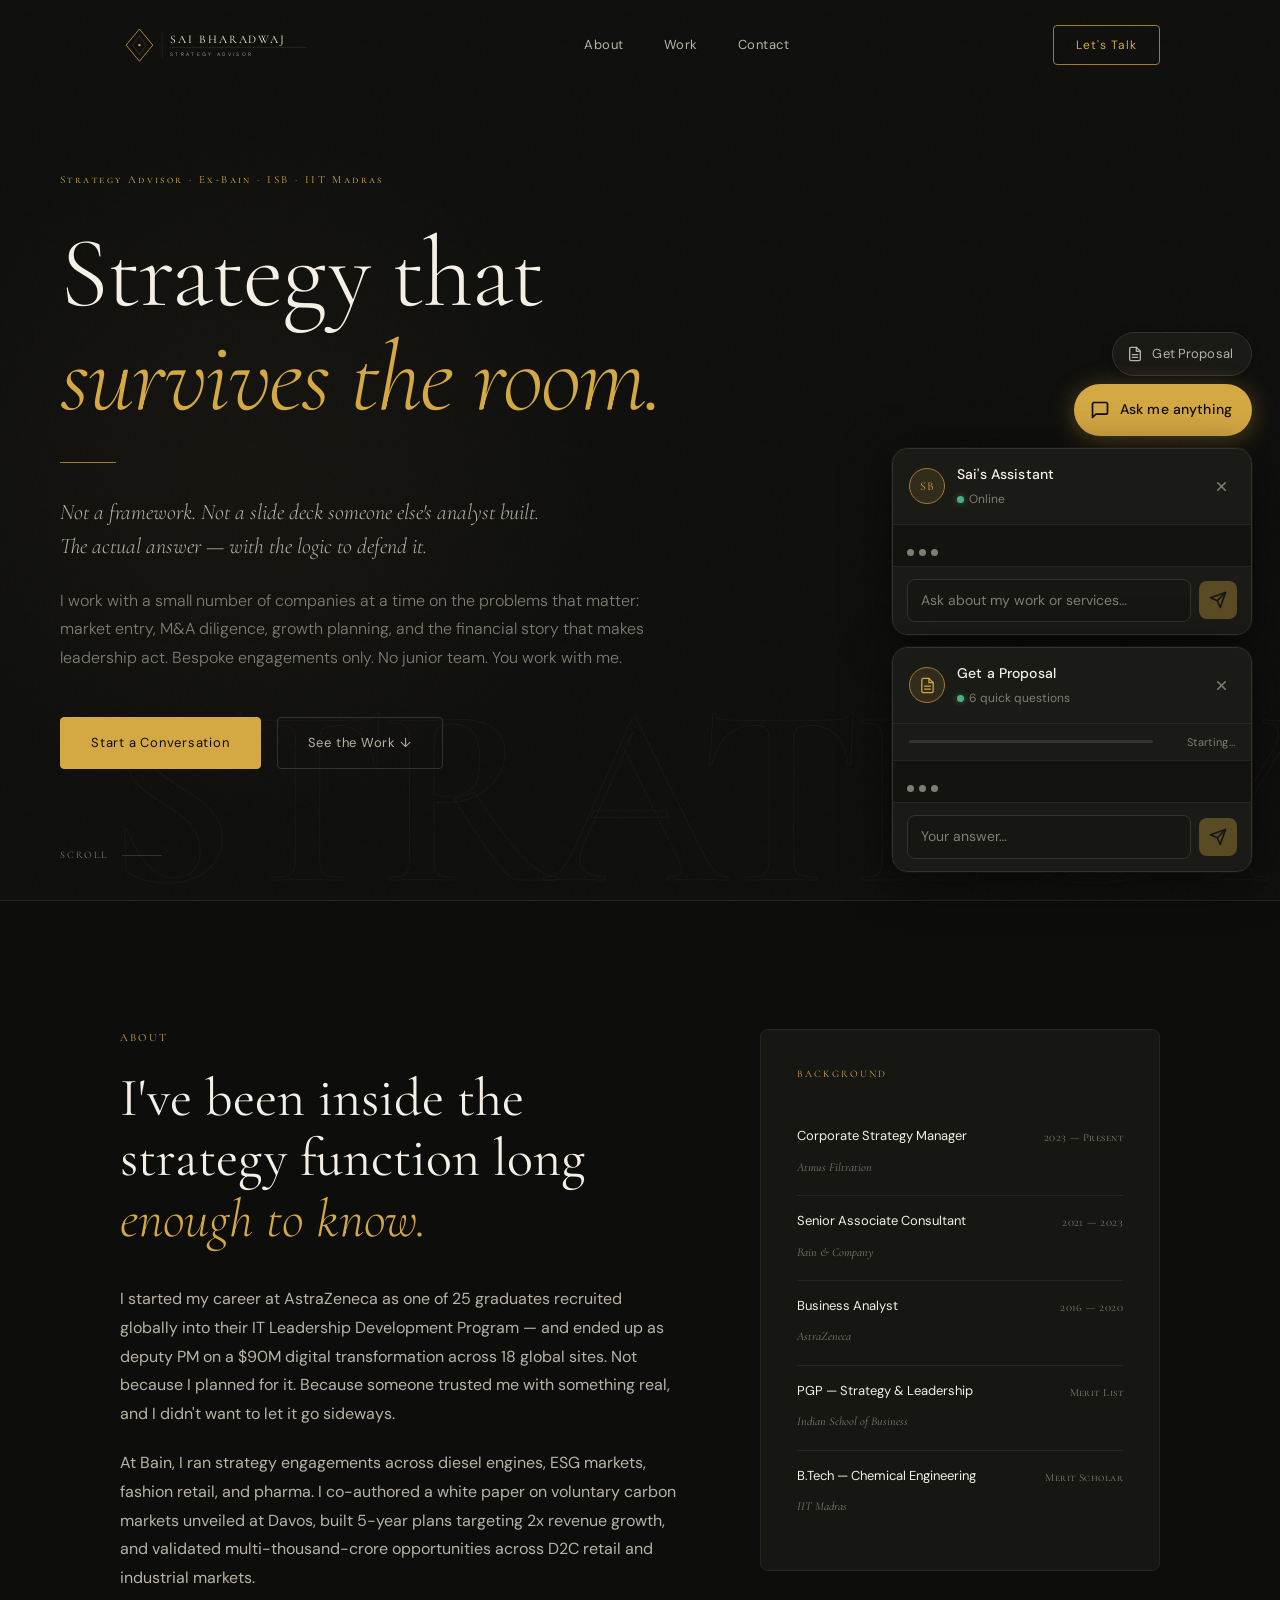
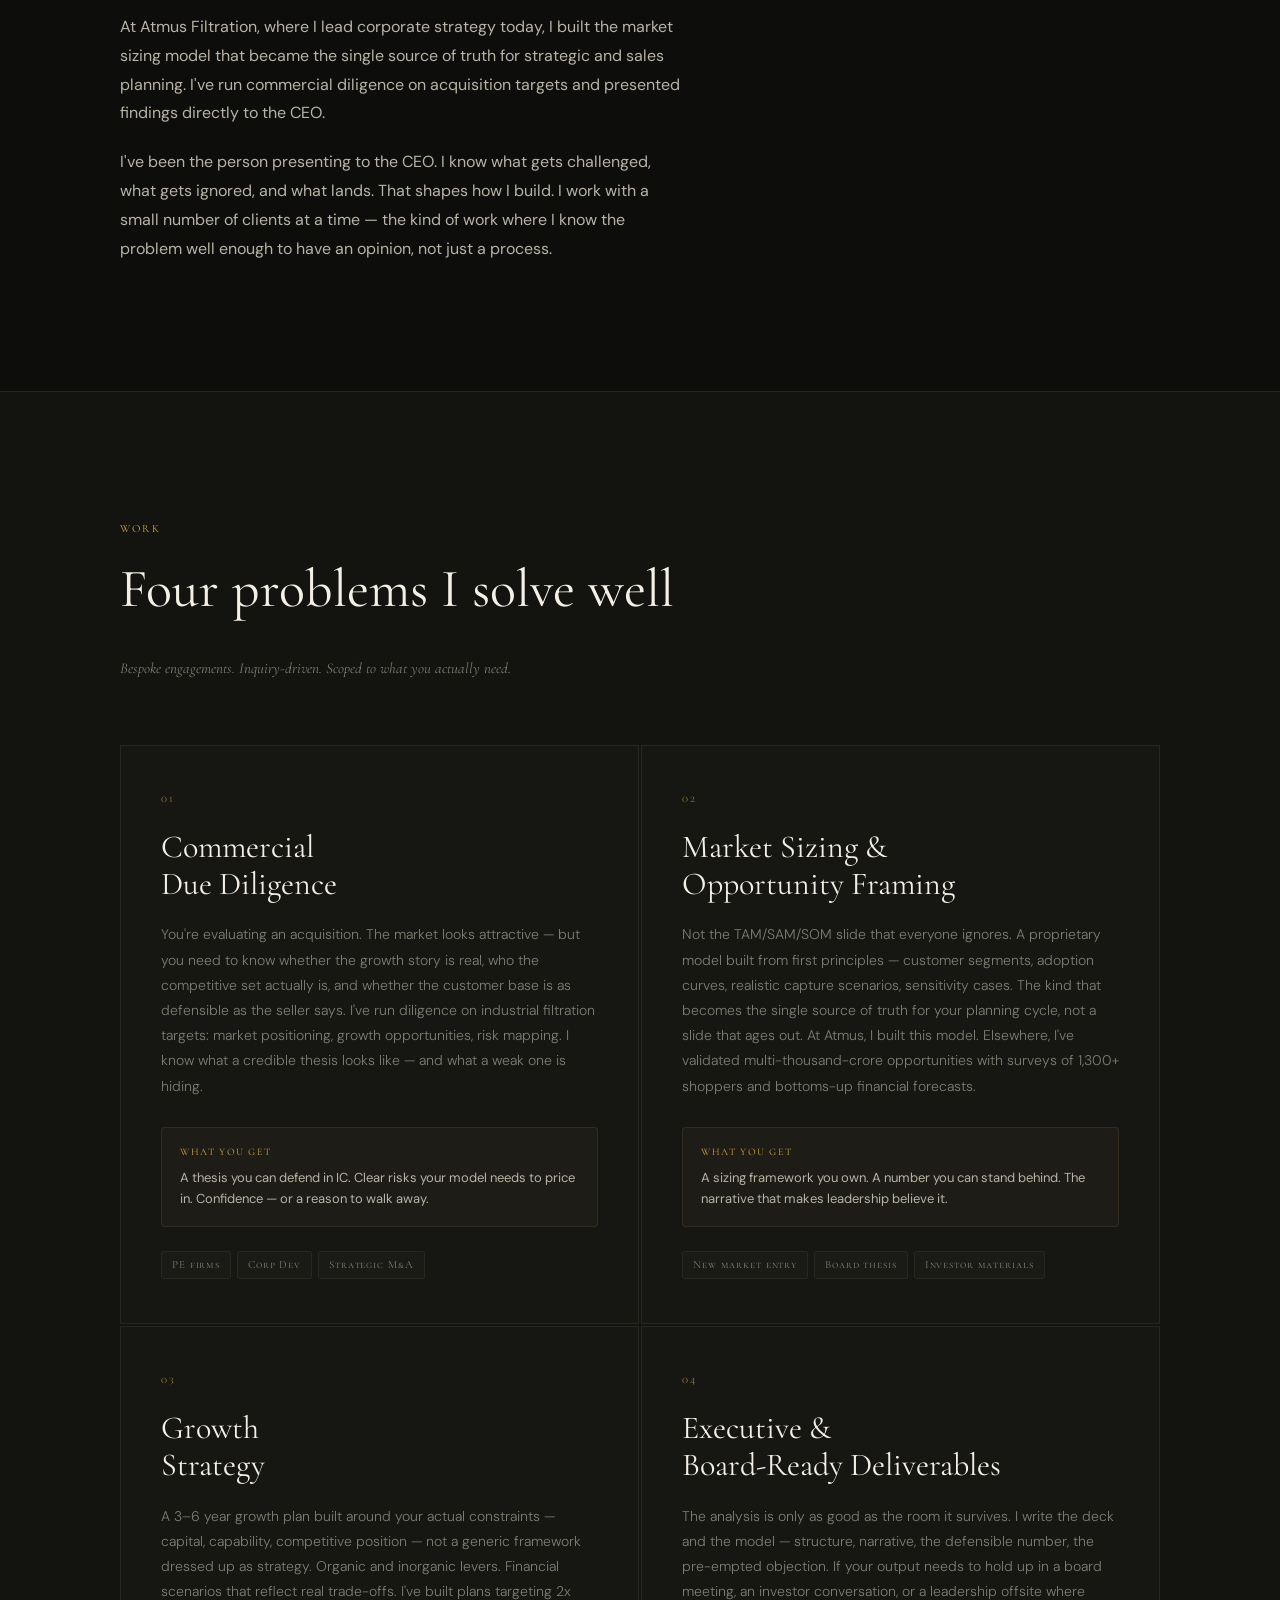
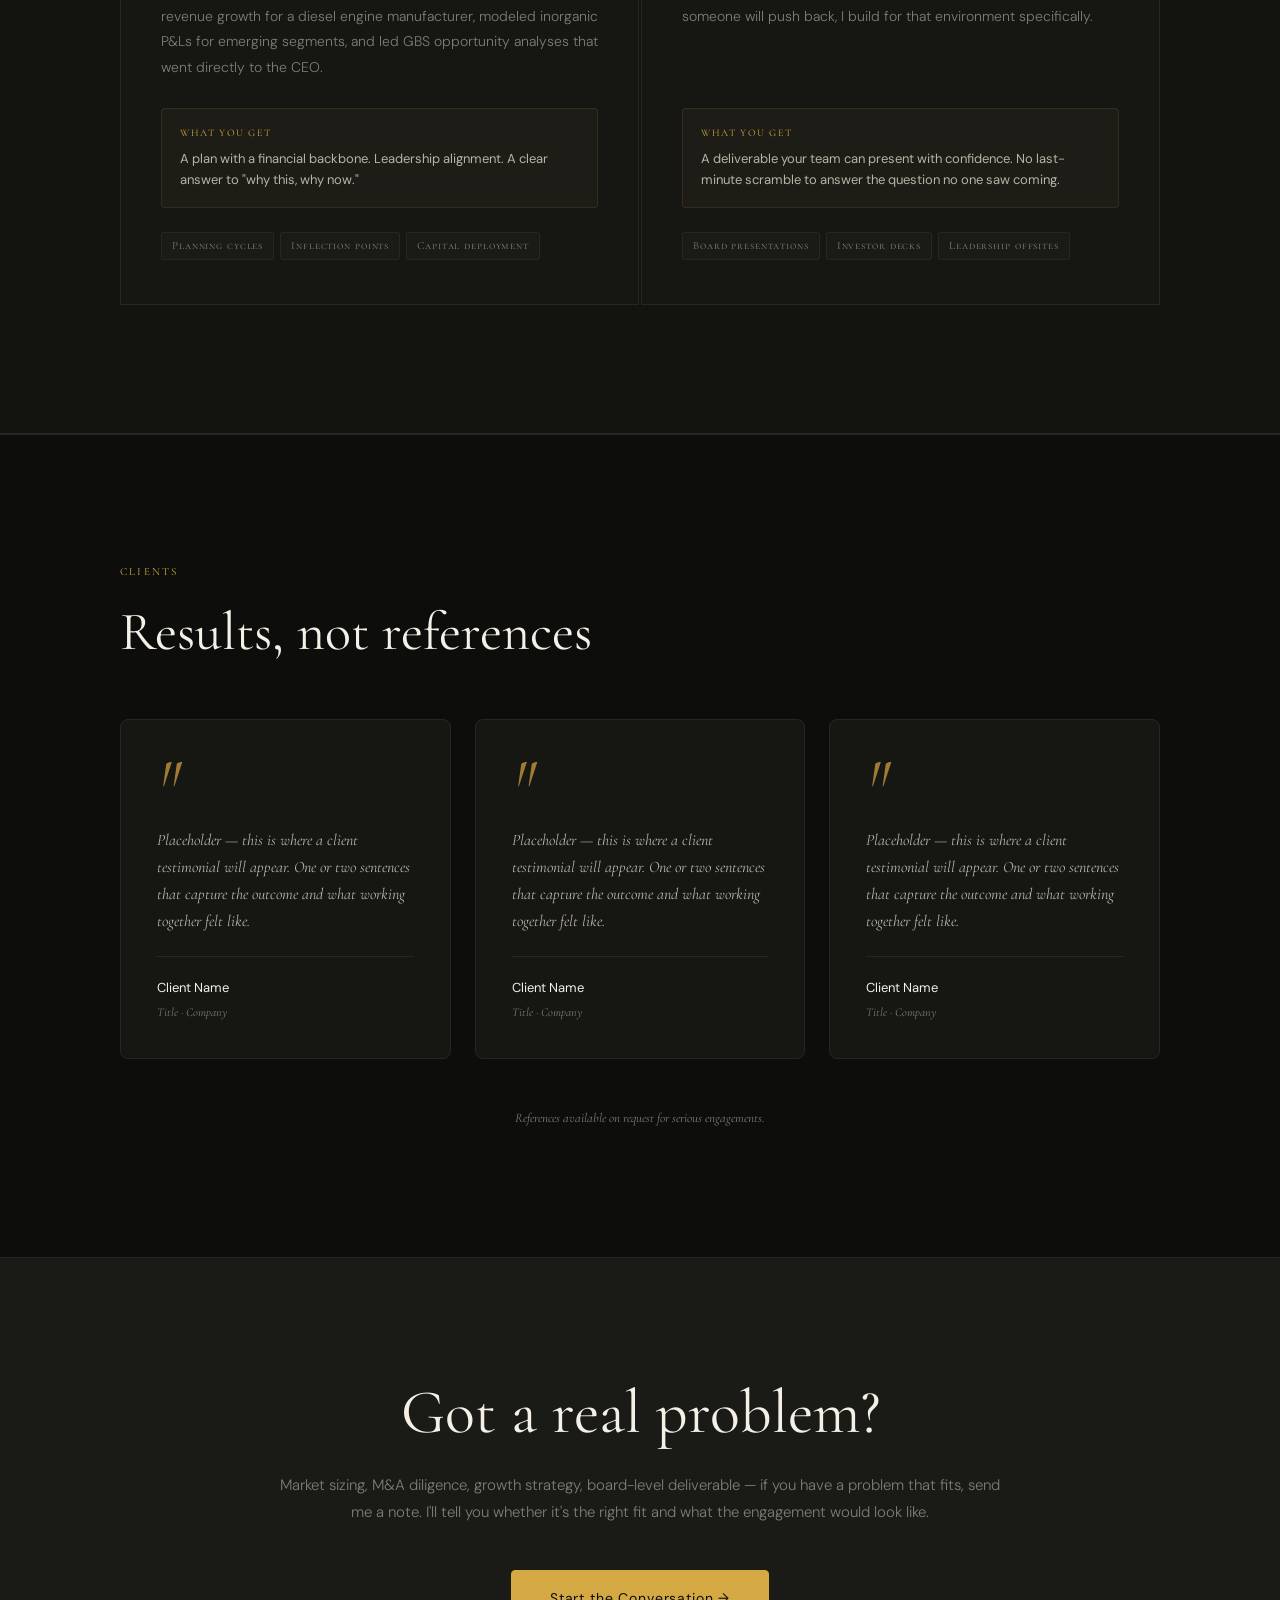
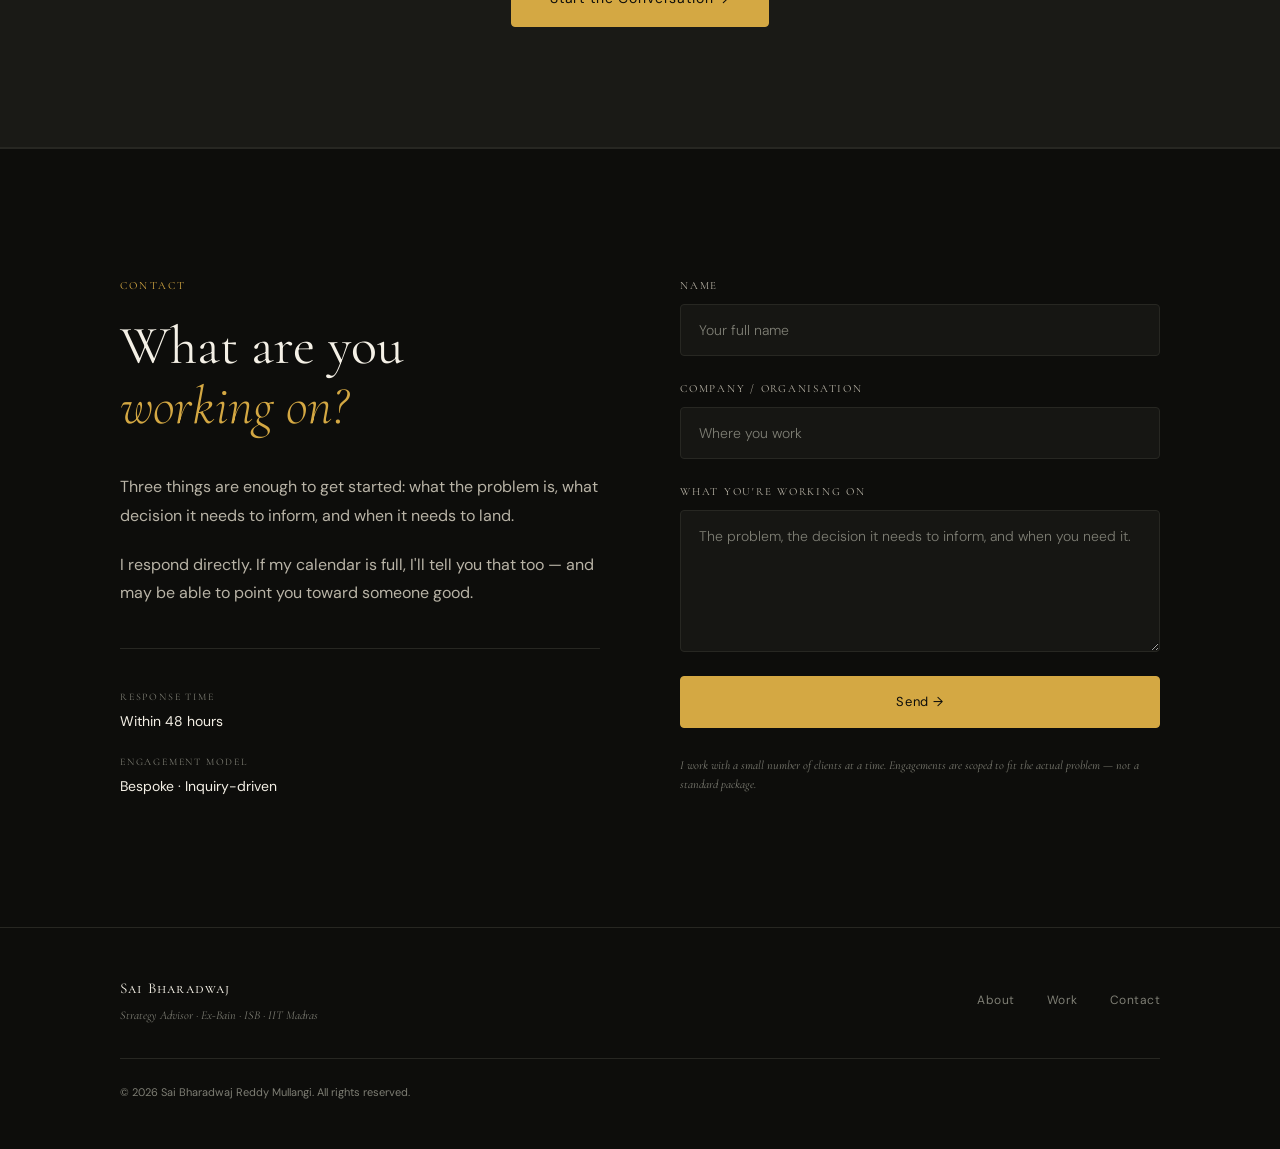
<file: index.html>
<!DOCTYPE html>
<html lang="en">
<head>
  <meta charset="UTF-8" />
  <meta name="viewport" content="width=device-width, initial-scale=1.0" />
  <title>Sai Bharadwaj — Strategy Advisor</title>
  <meta name="description" content="Bespoke strategy advisory: commercial due diligence, market sizing, growth strategy, and board-ready deliverables. Ex-Bain. ISB. IIT Madras." />
  <link rel="preconnect" href="https://fonts.googleapis.com" />
  <link rel="preconnect" href="https://fonts.gstatic.com" crossorigin />
  <link href="https://fonts.googleapis.com/css2?family=Cormorant+Garamond:ital,wght@0,300;0,400;0,500;0,600;1,300;1,400;1,500&family=Cormorant+SC:wght@300;400;500&family=DM+Sans:ital,opsz,wght@0,9..40,300;0,9..40,400;0,9..40,500;1,9..40,300;1,9..40,400&display=swap" rel="stylesheet" />
  <link rel="stylesheet" href="styles.css" />
</head>
<body>

  <!-- ─── NAVIGATION ───────────────────────────────────────────── -->
  <nav class="nav" id="nav">
    <div class="nav-inner">
      <a href="#" class="nav-logo" aria-label="Sai Bharadwaj — Strategy Advisor">
        <svg xmlns="http://www.w3.org/2000/svg" viewBox="0 0 360 76" fill="none" class="nav-logo-svg" aria-hidden="true">
          <!-- Outer diamond -->
          <polygon points="35,9 59,38 35,67 11,38" stroke="#d4a843" stroke-width="1.4" fill="none"/>
          <!-- Inner diamond -->
          <polygon points="35,21 47,38 35,55 23,38" stroke="#d4a843" stroke-width="0.7" fill="none" opacity="0.45"/>
          <!-- Center dot -->
          <circle cx="35" cy="38" r="2.2" fill="#d4a843"/>
          <!-- Separator -->
          <line x1="76" y1="15" x2="76" y2="61" stroke="#2e2e28" stroke-width="1"/>
          <!-- Name -->
          <text x="90" y="35" font-family="'Cormorant SC', Georgia, serif" font-size="21" font-weight="400" fill="#f4f0e6" letter-spacing="3.5">SAI BHARADWAJ</text>
          <!-- Gold rule -->
          <line x1="90" y1="42" x2="336" y2="42" stroke="#d4a843" stroke-width="0.5" opacity="0.5"/>
          <!-- Tagline -->
          <text x="90" y="57" font-family="'DM Sans', system-ui, sans-serif" font-size="9" font-weight="300" fill="#b8b3a6" letter-spacing="4.2">STRATEGY ADVISOR</text>
        </svg>
      </a>
      <div class="nav-links">
        <a href="#about" class="nav-link">About</a>
        <a href="#services" class="nav-link">Work</a>
        <a href="#contact" class="nav-link">Contact</a>
      </div>
      <a href="#contact" class="nav-cta">Let's Talk</a>
      <button class="hamburger" id="hamburger" aria-label="Toggle menu">
        <span></span><span></span><span></span>
      </button>
    </div>
  </nav>

  <div class="mobile-menu" id="mobileMenu">
    <a href="#about" class="mobile-link">About</a>
    <a href="#services" class="mobile-link">Work</a>
    <a href="#contact" class="mobile-link">Contact</a>
    <a href="#contact" class="mobile-link mobile-cta">Let's Talk →</a>
  </div>

  <!-- ─── HERO ─────────────────────────────────────────────────── -->
  <section class="hero" id="home">
    <div class="hero-grain"></div>
    <div class="hero-inner">
      <div class="hero-label">Strategy Advisor · Ex-Bain · ISB · IIT Madras</div>
      <h1 class="hero-headline">
        Strategy that<br />
        <em>survives the room.</em>
      </h1>
      <div class="hero-rule"></div>
      <p class="hero-sub">
        Not a framework. Not a slide deck someone else's analyst built.<br class="br-desk" />
        The actual answer — with the logic to defend it.
      </p>
      <p class="hero-body">
        I work with a small number of companies at a time on the problems that matter:
        market entry, M&A diligence, growth planning, and the financial story that makes
        leadership act. Bespoke engagements only. No junior team. You work with me.
      </p>
      <div class="hero-actions">
        <a href="#contact" class="btn btn-gold">Start a Conversation</a>
        <a href="#services" class="btn btn-ghost">See the Work ↓</a>
      </div>
    </div>
    <div class="hero-watermark" aria-hidden="true">STRATEGY</div>
    <div class="hero-scroll-indicator">
      <span>Scroll</span>
      <div class="scroll-line"></div>
    </div>
  </section>

  <!-- ─── ABOUT ─────────────────────────────────────────────────── -->
  <section class="about section" id="about">
    <div class="container">
      <div class="about-grid">

        <div class="about-left">
          <div class="section-label reveal">About</div>
          <h2 class="section-headline reveal">
            I've been inside the<br />strategy function long<br /><em>enough to know.</em>
          </h2>
          <p class="body-text reveal">
            I started my career at AstraZeneca as one of 25 graduates recruited globally into
            their IT Leadership Development Program — and ended up as deputy PM on a $90M
            digital transformation across 18 global sites. Not because I planned for it.
            Because someone trusted me with something real, and I didn't want to let it go sideways.
          </p>
          <p class="body-text reveal">
            At Bain, I ran strategy engagements across diesel engines, ESG markets, fashion retail,
            and pharma. I co-authored a white paper on voluntary carbon markets unveiled at Davos,
            built 5-year plans targeting 2x revenue growth, and validated multi-thousand-crore
            opportunities across D2C retail and industrial markets.
          </p>
          <p class="body-text reveal">
            At Atmus Filtration, where I lead corporate strategy today, I built the market sizing
            model that became the single source of truth for strategic and sales planning. I've run
            commercial diligence on acquisition targets and presented findings directly to the CEO.
          </p>
          <p class="body-text reveal">
            I've been the person presenting to the CEO. I know what gets challenged, what gets
            ignored, and what lands. That shapes how I build. I work with a small number of
            clients at a time — the kind of work where I know the problem well enough to
            have an opinion, not just a process.
          </p>
        </div>

        <div class="about-right">
          <div class="cred-card reveal">
            <div class="cred-header">Background</div>
            <div class="cred-item">
              <div class="cred-top">
                <span class="cred-role">Corporate Strategy Manager</span>
                <span class="cred-period">2023 — Present</span>
              </div>
              <span class="cred-org">Atmus Filtration</span>
            </div>
            <div class="cred-divider"></div>
            <div class="cred-item">
              <div class="cred-top">
                <span class="cred-role">Senior Associate Consultant</span>
                <span class="cred-period">2021 — 2023</span>
              </div>
              <span class="cred-org">Bain &amp; Company</span>
            </div>
            <div class="cred-divider"></div>
            <div class="cred-item">
              <div class="cred-top">
                <span class="cred-role">Business Analyst</span>
                <span class="cred-period">2016 — 2020</span>
              </div>
              <span class="cred-org">AstraZeneca</span>
            </div>
            <div class="cred-divider"></div>
            <div class="cred-item">
              <div class="cred-top">
                <span class="cred-role">PGP — Strategy &amp; Leadership</span>
                <span class="cred-period">Merit List</span>
              </div>
              <span class="cred-org">Indian School of Business</span>
            </div>
            <div class="cred-divider"></div>
            <div class="cred-item">
              <div class="cred-top">
                <span class="cred-role">B.Tech — Chemical Engineering</span>
                <span class="cred-period">Merit Scholar</span>
              </div>
              <span class="cred-org">IIT Madras</span>
            </div>
          </div>
        </div>

      </div>
    </div>
  </section>

  <!-- ─── SERVICES ─────────────────────────────────────────────── -->
  <section class="services section" id="services">
    <div class="container">
      <div class="services-header">
        <div class="section-label reveal">Work</div>
        <h2 class="section-headline reveal">Four problems I solve well</h2>
        <p class="services-intro reveal">
          Bespoke engagements. Inquiry-driven. Scoped to what you actually need.
        </p>
      </div>

      <div class="services-grid">

        <div class="service-card reveal">
          <div class="service-num">01</div>
          <h3 class="service-title">Commercial<br />Due Diligence</h3>
          <p class="service-desc">
            You're evaluating an acquisition. The market looks attractive — but you need to know
            whether the growth story is real, who the competitive set actually is, and whether the
            customer base is as defensible as the seller says. I've run diligence on industrial
            filtration targets: market positioning, growth opportunities, risk mapping. I know
            what a credible thesis looks like — and what a weak one is hiding.
          </p>
          <div class="service-get">
            <div class="service-get-label">What you get</div>
            <p>A thesis you can defend in IC. Clear risks your model needs to price in. Confidence — or a reason to walk away.</p>
          </div>
          <div class="service-tags">
            <span>PE firms</span>
            <span>Corp Dev</span>
            <span>Strategic M&amp;A</span>
          </div>
        </div>

        <div class="service-card reveal">
          <div class="service-num">02</div>
          <h3 class="service-title">Market Sizing &amp;<br />Opportunity Framing</h3>
          <p class="service-desc">
            Not the TAM/SAM/SOM slide that everyone ignores. A proprietary model built from
            first principles — customer segments, adoption curves, realistic capture scenarios,
            sensitivity cases. The kind that becomes the single source of truth for your
            planning cycle, not a slide that ages out. At Atmus, I built this model.
            Elsewhere, I've validated multi-thousand-crore opportunities with surveys of
            1,300+ shoppers and bottoms-up financial forecasts.
          </p>
          <div class="service-get">
            <div class="service-get-label">What you get</div>
            <p>A sizing framework you own. A number you can stand behind. The narrative that makes leadership believe it.</p>
          </div>
          <div class="service-tags">
            <span>New market entry</span>
            <span>Board thesis</span>
            <span>Investor materials</span>
          </div>
        </div>

        <div class="service-card reveal">
          <div class="service-num">03</div>
          <h3 class="service-title">Growth<br />Strategy</h3>
          <p class="service-desc">
            A 3–6 year growth plan built around your actual constraints — capital, capability,
            competitive position — not a generic framework dressed up as strategy. Organic and
            inorganic levers. Financial scenarios that reflect real trade-offs. I've built plans
            targeting 2x revenue growth for a diesel engine manufacturer, modeled inorganic
            P&Ls for emerging segments, and led GBS opportunity analyses that went directly
            to the CEO.
          </p>
          <div class="service-get">
            <div class="service-get-label">What you get</div>
            <p>A plan with a financial backbone. Leadership alignment. A clear answer to "why this, why now."</p>
          </div>
          <div class="service-tags">
            <span>Planning cycles</span>
            <span>Inflection points</span>
            <span>Capital deployment</span>
          </div>
        </div>

        <div class="service-card reveal">
          <div class="service-num">04</div>
          <h3 class="service-title">Executive &amp;<br />Board-Ready Deliverables</h3>
          <p class="service-desc">
            The analysis is only as good as the room it survives. I write the deck and the model
            — structure, narrative, the defensible number, the pre-empted objection. If your
            output needs to hold up in a board meeting, an investor conversation, or a leadership
            offsite where someone will push back, I build for that environment specifically.
          </p>
          <div class="service-get">
            <div class="service-get-label">What you get</div>
            <p>A deliverable your team can present with confidence. No last-minute scramble to answer the question no one saw coming.</p>
          </div>
          <div class="service-tags">
            <span>Board presentations</span>
            <span>Investor decks</span>
            <span>Leadership offsites</span>
          </div>
        </div>

      </div>
    </div>
  </section>

  <!-- ─── TESTIMONIALS ──────────────────────────────────────────── -->
  <section class="testimonials section" id="testimonials">
    <div class="container">
      <div class="section-label reveal">Clients</div>
      <h2 class="section-headline reveal">Results, not references</h2>
      <div class="testi-grid">

        <div class="testi-card reveal">
          <div class="testi-mark">"</div>
          <p class="testi-text">
            Placeholder — this is where a client testimonial will appear.
            One or two sentences that capture the outcome and what working together felt like.
          </p>
          <div class="testi-author">
            <div class="testi-name">Client Name</div>
            <div class="testi-role">Title · Company</div>
          </div>
        </div>

        <div class="testi-card reveal">
          <div class="testi-mark">"</div>
          <p class="testi-text">
            Placeholder — this is where a client testimonial will appear.
            One or two sentences that capture the outcome and what working together felt like.
          </p>
          <div class="testi-author">
            <div class="testi-name">Client Name</div>
            <div class="testi-role">Title · Company</div>
          </div>
        </div>

        <div class="testi-card reveal">
          <div class="testi-mark">"</div>
          <p class="testi-text">
            Placeholder — this is where a client testimonial will appear.
            One or two sentences that capture the outcome and what working together felt like.
          </p>
          <div class="testi-author">
            <div class="testi-name">Client Name</div>
            <div class="testi-role">Title · Company</div>
          </div>
        </div>

      </div>
      <p class="testi-note reveal">References available on request for serious engagements.</p>
    </div>
  </section>

  <!-- ─── CTA BAND ──────────────────────────────────────────────── -->
  <section class="cta-band">
    <div class="container">
      <div class="cta-inner reveal">
        <h2 class="cta-headline">
          Got a real problem?
        </h2>
        <p class="cta-sub">
          Market sizing, M&A diligence, growth strategy, board-level deliverable —
          if you have a problem that fits, send me a note. I'll tell you whether it's
          the right fit and what the engagement would look like.
        </p>
        <a href="#contact" class="btn btn-gold btn-large">Start the Conversation →</a>
      </div>
    </div>
  </section>

  <!-- ─── CONTACT ───────────────────────────────────────────────── -->
  <section class="contact section" id="contact">
    <div class="container">
      <div class="contact-grid">

        <div class="contact-left">
          <div class="section-label reveal">Contact</div>
          <h2 class="section-headline reveal">
            What are you<br /><em>working on?</em>
          </h2>
          <p class="body-text reveal">
            Three things are enough to get started: what the problem is, what decision
            it needs to inform, and when it needs to land.
          </p>
          <p class="body-text reveal">
            I respond directly. If my calendar is full, I'll tell you that too —
            and may be able to point you toward someone good.
          </p>
          <div class="contact-meta reveal">
            <div class="contact-meta-item">
              <div class="contact-meta-label">Response time</div>
              <div class="contact-meta-value">Within 48 hours</div>
            </div>
            <div class="contact-meta-item">
              <div class="contact-meta-label">Engagement model</div>
              <div class="contact-meta-value">Bespoke · Inquiry-driven</div>
            </div>
          </div>
        </div>

        <div class="contact-right reveal">
          <form class="contact-form" id="contactForm" novalidate>
            <div class="form-group">
              <label for="name">Name</label>
              <input type="text" id="name" name="name" placeholder="Your full name" required />
            </div>
            <div class="form-group">
              <label for="company">Company / Organisation</label>
              <input type="text" id="company" name="company" placeholder="Where you work" />
            </div>
            <div class="form-group">
              <label for="message">What you're working on</label>
              <textarea id="message" name="message" rows="5" placeholder="The problem, the decision it needs to inform, and when you need it." required></textarea>
            </div>
            <button type="submit" class="btn btn-gold btn-full">Send →</button>
            <p class="form-note">
              I work with a small number of clients at a time. Engagements are scoped to
              fit the actual problem — not a standard package.
            </p>
          </form>
          <div class="form-success" id="formSuccess">
            <div class="form-success-icon">✓</div>
            <div class="form-success-text">Message received. I'll be in touch within 48 hours.</div>
          </div>
        </div>

      </div>
    </div>
  </section>

  <!-- ─── FOOTER ────────────────────────────────────────────────── -->
  <footer class="footer">
    <div class="container">
      <div class="footer-inner">
        <div class="footer-left">
          <div class="footer-name">Sai Bharadwaj</div>
          <div class="footer-tagline">Strategy Advisor · Ex-Bain · ISB · IIT Madras</div>
        </div>
        <div class="footer-right">
          <a href="#about" class="footer-link">About</a>
          <a href="#services" class="footer-link">Work</a>
          <a href="#contact" class="footer-link">Contact</a>
        </div>
      </div>
      <div class="footer-copy">© 2026 Sai Bharadwaj Reddy Mullangi. All rights reserved.</div>
    </div>
  </footer>

  <!-- ─── SCRIPTS ───────────────────────────────────────────────── -->
  <script>
    // ── Nav scroll effect
    const nav = document.getElementById('nav');
    window.addEventListener('scroll', () => {
      nav.classList.toggle('nav-scrolled', window.scrollY > 60);
    });

    // ── Mobile menu
    const hamburger = document.getElementById('hamburger');
    const mobileMenu = document.getElementById('mobileMenu');
    hamburger.addEventListener('click', () => {
      hamburger.classList.toggle('open');
      mobileMenu.classList.toggle('open');
      document.body.classList.toggle('menu-open');
    });
    mobileMenu.querySelectorAll('.mobile-link').forEach(link => {
      link.addEventListener('click', () => {
        hamburger.classList.remove('open');
        mobileMenu.classList.remove('open');
        document.body.classList.remove('menu-open');
      });
    });

    // ── Scroll reveal
    const revealEls = document.querySelectorAll('.reveal');
    const revealObserver = new IntersectionObserver((entries) => {
      entries.forEach(entry => {
        if (entry.isIntersecting) {
          entry.target.classList.add('revealed');
          revealObserver.unobserve(entry.target);
        }
      });
    }, { threshold: 0.12, rootMargin: '0px 0px -40px 0px' });
    revealEls.forEach(el => revealObserver.observe(el));

    // ── Staggered service cards
    document.querySelectorAll('.service-card').forEach((card, i) => {
      card.style.transitionDelay = `${i * 0.08}s`;
    });

    // ── Smooth scroll for anchor links
    document.querySelectorAll('a[href^="#"]').forEach(a => {
      a.addEventListener('click', e => {
        const target = document.querySelector(a.getAttribute('href'));
        if (target) {
          e.preventDefault();
          target.scrollIntoView({ behavior: 'smooth', block: 'start' });
        }
      });
    });

    // ── Contact form (demo — replace with real backend)
    const form = document.getElementById('contactForm');
    const formSuccess = document.getElementById('formSuccess');
    form.addEventListener('submit', e => {
      e.preventDefault();
      const btn = form.querySelector('button[type="submit"]');
      btn.textContent = 'Sending...';
      btn.disabled = true;
      setTimeout(() => {
        form.style.display = 'none';
        formSuccess.style.display = 'flex';
      }, 900);
    });

    // ── Hero scroll indicator fade
    const heroScrollIndicator = document.querySelector('.hero-scroll-indicator');
    if (heroScrollIndicator) {
      window.addEventListener('scroll', () => {
        heroScrollIndicator.style.opacity = Math.max(0, 1 - window.scrollY / 200);
      });
    }
  </script>

  <!-- ─── WIDGETS ──────────────────────────────────────────────── -->
  <div id="widgets-container">

    <!-- Launcher stack (visible when no panel is open) -->
    <div id="widget-launchers">
      <!-- Secondary: Get Proposal -->
      <button id="proposal-launcher" aria-label="Get a proposal" aria-expanded="false">
        <span class="wl-icon">
          <svg width="16" height="16" viewBox="0 0 24 24" fill="none" stroke="currentColor" stroke-width="2" stroke-linecap="round" stroke-linejoin="round">
            <path d="M14 2H6a2 2 0 0 0-2 2v16a2 2 0 0 0 2 2h12a2 2 0 0 0 2-2V8z"/>
            <polyline points="14 2 14 8 20 8"/>
            <line x1="16" y1="13" x2="8" y2="13"/>
            <line x1="16" y1="17" x2="8" y2="17"/>
          </svg>
        </span>
        <span>Get Proposal</span>
      </button>

      <!-- Primary: Ask me anything -->
      <button id="chat-launcher" aria-label="Ask a question" aria-expanded="false">
        <span class="wl-icon">
          <svg width="20" height="20" viewBox="0 0 24 24" fill="none" stroke="currentColor" stroke-width="2" stroke-linecap="round" stroke-linejoin="round">
            <path d="M21 15a2 2 0 0 1-2 2H7l-4 4V5a2 2 0 0 1 2-2h14a2 2 0 0 1 2 2z"/>
          </svg>
        </span>
        <span>Ask me anything</span>
      </button>
    </div>

    <!-- Q&A Chat Panel -->
    <div id="chat-panel" role="dialog" aria-modal="true" aria-label="Chat with Sai's assistant" hidden>
      <div class="widget-header">
        <div class="widget-avatar" aria-hidden="true">SB</div>
        <div class="widget-header-info">
          <span class="widget-header-name">Sai's Assistant</span>
          <span class="widget-header-status">
            <span class="widget-status-dot"></span>Online
          </span>
        </div>
        <button class="widget-close-btn" id="chat-close" aria-label="Close chat">
          <svg width="15" height="15" viewBox="0 0 24 24" fill="none" stroke="currentColor" stroke-width="2.5" stroke-linecap="round">
            <line x1="18" y1="6" x2="6" y2="18"/><line x1="6" y1="6" x2="18" y2="18"/>
          </svg>
        </button>
      </div>

      <div id="chat-messages" role="log" aria-live="polite" aria-label="Chat messages"></div>

      <div id="chat-typing" class="widget-typing" hidden aria-label="Assistant is typing">
        <span></span><span></span><span></span>
      </div>

      <form id="chat-form" class="widget-input-row" autocomplete="off">
        <input id="chat-input" type="text" placeholder="Ask about my work or services…" maxlength="500" aria-label="Your message" autocomplete="off" />
        <button type="submit" id="chat-send" aria-label="Send message" disabled>
          <svg width="18" height="18" viewBox="0 0 24 24" fill="none" stroke="currentColor" stroke-width="2.2" stroke-linecap="round" stroke-linejoin="round">
            <line x1="22" y1="2" x2="11" y2="13"/><polygon points="22 2 15 22 11 13 2 9 22 2"/>
          </svg>
        </button>
      </form>
    </div>

    <!-- Proposal Panel -->
    <div id="proposal-panel" role="dialog" aria-modal="true" aria-label="Get a proposal" hidden>
      <div class="widget-header proposal-widget-header">
        <div class="widget-avatar proposal-avatar" aria-hidden="true">
          <svg width="17" height="17" viewBox="0 0 24 24" fill="none" stroke="currentColor" stroke-width="1.8" stroke-linecap="round" stroke-linejoin="round">
            <path d="M14 2H6a2 2 0 0 0-2 2v16a2 2 0 0 0 2 2h12a2 2 0 0 0 2-2V8z"/>
            <polyline points="14 2 14 8 20 8"/>
            <line x1="16" y1="13" x2="8" y2="13"/>
            <line x1="16" y1="17" x2="8" y2="17"/>
          </svg>
        </div>
        <div class="widget-header-info">
          <span class="widget-header-name">Get a Proposal</span>
          <span class="widget-header-status">
            <span class="widget-status-dot"></span>6 quick questions
          </span>
        </div>
        <button class="widget-close-btn" id="proposal-close" aria-label="Close proposal form">
          <svg width="15" height="15" viewBox="0 0 24 24" fill="none" stroke="currentColor" stroke-width="2.5" stroke-linecap="round">
            <line x1="18" y1="6" x2="6" y2="18"/><line x1="6" y1="6" x2="18" y2="18"/>
          </svg>
        </button>
      </div>

      <!-- Progress bar -->
      <div class="proposal-progress-wrap">
        <div class="proposal-progress-track">
          <div id="proposal-progress-fill" class="proposal-progress-fill" style="width:0%"></div>
        </div>
        <span id="proposal-progress-label" class="proposal-progress-label">Starting…</span>
      </div>

      <div id="proposal-messages" role="log" aria-live="polite" aria-label="Proposal conversation"></div>

      <div id="proposal-typing" class="widget-typing" hidden aria-label="Assistant is thinking">
        <span></span><span></span><span></span>
      </div>

      <form id="proposal-form" class="widget-input-row" autocomplete="off">
        <input id="proposal-input" type="text" placeholder="Your answer…" maxlength="500" aria-label="Your answer" autocomplete="off" />
        <button type="submit" id="proposal-send" aria-label="Send answer" disabled>
          <svg width="18" height="18" viewBox="0 0 24 24" fill="none" stroke="currentColor" stroke-width="2.2" stroke-linecap="round" stroke-linejoin="round">
            <line x1="22" y1="2" x2="11" y2="13"/><polygon points="22 2 15 22 11 13 2 9 22 2"/>
          </svg>
        </button>
      </form>
    </div>

  </div>

  <style>
    /* ── Container ── */
    #widgets-container {
      position: fixed;
      bottom: 28px;
      right: 28px;
      z-index: 9999;
      display: flex;
      flex-direction: column;
      align-items: flex-end;
      gap: 12px;
      font-family: var(--font-sans);
    }

    /* ── Launcher stack ── */
    #widget-launchers {
      display: flex;
      flex-direction: column;
      align-items: flex-end;
      gap: 8px;
    }

    .wl-icon {
      display: flex;
      align-items: center;
      justify-content: center;
      flex-shrink: 0;
    }

    /* ── Primary launcher — Ask me anything ── */
    #chat-launcher {
      display: flex;
      align-items: center;
      gap: 10px;
      padding: 0 20px 0 16px;
      height: 52px;
      background: var(--gold);
      color: var(--bg);
      border: none;
      border-radius: 999px;
      cursor: pointer;
      font-family: var(--font-sans);
      font-size: 14px;
      font-weight: 500;
      letter-spacing: 0.01em;
      box-shadow: 0 4px 24px rgba(212,168,67,0.35);
      transition: background 0.2s, box-shadow 0.2s, transform 0.15s;
    }
    #chat-launcher:hover {
      background: var(--gold-light);
      box-shadow: 0 6px 32px rgba(212,168,67,0.5);
      transform: translateY(-1px);
    }
    #chat-launcher:active { transform: translateY(0); }

    /* ── Secondary launcher — Get Proposal ── */
    #proposal-launcher {
      display: flex;
      align-items: center;
      gap: 9px;
      padding: 0 18px 0 14px;
      height: 44px;
      background: var(--bg-elevated);
      color: var(--text-secondary);
      border: 1px solid var(--border-mid);
      border-radius: 999px;
      cursor: pointer;
      font-family: var(--font-sans);
      font-size: 13px;
      font-weight: 400;
      letter-spacing: 0.01em;
      box-shadow: 0 2px 12px rgba(0,0,0,0.3);
      transition: background 0.2s, border-color 0.2s, color 0.2s, box-shadow 0.2s, transform 0.15s;
    }
    #proposal-launcher:hover {
      background: var(--bg-card);
      border-color: var(--gold-dim);
      color: var(--gold);
      box-shadow: 0 4px 20px rgba(212,168,67,0.18);
      transform: translateY(-1px);
    }
    #proposal-launcher:active { transform: translateY(0); }

    /* ── Shared panel styles ── */
    #chat-panel, #proposal-panel {
      width: 360px;
      max-height: 540px;
      background: var(--bg-surface);
      border: 1px solid var(--border-mid);
      border-radius: 16px;
      display: flex;
      flex-direction: column;
      overflow: hidden;
      box-shadow: 0 8px 48px rgba(0,0,0,0.6), 0 0 0 1px rgba(212,168,67,0.08);
      transform-origin: bottom right;
      animation: widget-open 0.22s cubic-bezier(0.34, 1.56, 0.64, 1);
    }
    @keyframes widget-open {
      from { opacity: 0; transform: scale(0.88) translateY(12px); }
      to   { opacity: 1; transform: scale(1) translateY(0); }
    }

    /* ── Header ── */
    .widget-header {
      display: flex;
      align-items: center;
      gap: 12px;
      padding: 14px 16px;
      border-bottom: 1px solid var(--border);
      background: var(--bg-elevated);
      flex-shrink: 0;
    }
    .widget-avatar {
      width: 36px;
      height: 36px;
      border-radius: 50%;
      background: var(--gold-subtle);
      border: 1px solid var(--gold-dim);
      color: var(--gold);
      font-family: var(--font-serif-sc);
      font-size: 12px;
      letter-spacing: 1px;
      display: flex;
      align-items: center;
      justify-content: center;
      flex-shrink: 0;
    }
    .proposal-avatar {
      font-family: var(--font-sans);
      font-size: 11px;
    }
    .widget-header-info {
      display: flex;
      flex-direction: column;
      gap: 2px;
      flex: 1;
    }
    .widget-header-name {
      font-size: 14px;
      font-weight: 500;
      color: var(--text-primary);
      letter-spacing: 0.01em;
    }
    .widget-header-status {
      display: flex;
      align-items: center;
      gap: 5px;
      font-size: 12px;
      color: var(--text-muted);
    }
    .widget-status-dot {
      width: 7px;
      height: 7px;
      border-radius: 50%;
      background: #4caf7d;
      box-shadow: 0 0 6px rgba(76,175,125,0.6);
      flex-shrink: 0;
    }
    .widget-close-btn {
      width: 28px;
      height: 28px;
      border-radius: 6px;
      background: transparent;
      border: none;
      cursor: pointer;
      color: var(--text-muted);
      display: flex;
      align-items: center;
      justify-content: center;
      flex-shrink: 0;
      transition: background 0.15s, color 0.15s;
      margin-left: auto;
    }
    .widget-close-btn:hover { background: var(--bg-card); color: var(--text-primary); }

    /* ── Proposal progress bar ── */
    .proposal-progress-wrap {
      display: flex;
      align-items: center;
      gap: 10px;
      padding: 9px 16px;
      border-bottom: 1px solid var(--border);
      background: var(--bg-elevated);
      flex-shrink: 0;
    }
    .proposal-progress-track {
      flex: 1;
      height: 3px;
      background: var(--border-mid);
      border-radius: 2px;
      overflow: hidden;
    }
    .proposal-progress-fill {
      height: 100%;
      background: var(--gold);
      border-radius: 2px;
      transition: width 0.45s cubic-bezier(0.4, 0, 0.2, 1);
    }
    .proposal-progress-label {
      font-size: 11px;
      color: var(--text-muted);
      white-space: nowrap;
      letter-spacing: 0.03em;
      min-width: 72px;
      text-align: right;
    }

    /* ── Messages areas ── */
    #chat-messages, #proposal-messages {
      flex: 1;
      overflow-y: auto;
      padding: 16px 14px 8px;
      display: flex;
      flex-direction: column;
      gap: 12px;
      scroll-behavior: smooth;
    }
    #chat-messages::-webkit-scrollbar,
    #proposal-messages::-webkit-scrollbar { width: 4px; }
    #chat-messages::-webkit-scrollbar-track,
    #proposal-messages::-webkit-scrollbar-track { background: transparent; }
    #chat-messages::-webkit-scrollbar-thumb,
    #proposal-messages::-webkit-scrollbar-thumb { background: var(--border-mid); border-radius: 2px; }

    .widget-msg {
      max-width: 84%;
      padding: 10px 14px;
      border-radius: 14px;
      font-size: 14px;
      line-height: 1.55;
      animation: msg-in 0.18s ease-out;
    }
    @keyframes msg-in {
      from { opacity: 0; transform: translateY(6px); }
      to   { opacity: 1; transform: translateY(0); }
    }
    .widget-msg-user {
      align-self: flex-end;
      background: var(--gold);
      color: var(--bg);
      border-bottom-right-radius: 4px;
      font-weight: 500;
    }
    .widget-msg-assistant {
      align-self: flex-start;
      background: var(--bg-card);
      color: var(--text-primary);
      border: 1px solid var(--border);
      border-bottom-left-radius: 4px;
    }

    /* ── Typing indicator ── */
    .widget-typing {
      display: flex;
      align-items: center;
      gap: 5px;
      padding: 0 14px 10px;
      flex-shrink: 0;
    }
    .widget-typing span {
      width: 7px;
      height: 7px;
      border-radius: 50%;
      background: var(--text-muted);
      animation: typing-bounce 1.1s infinite ease-in-out;
    }
    .widget-typing span:nth-child(2) { animation-delay: 0.18s; }
    .widget-typing span:nth-child(3) { animation-delay: 0.36s; }
    @keyframes typing-bounce {
      0%, 80%, 100% { transform: translateY(0); opacity: 0.4; }
      40%           { transform: translateY(-5px); opacity: 1; }
    }

    /* ── Input row ── */
    .widget-input-row {
      display: flex;
      align-items: center;
      gap: 8px;
      padding: 12px 14px;
      border-top: 1px solid var(--border);
      background: var(--bg-elevated);
      flex-shrink: 0;
    }
    #chat-input, #proposal-input {
      flex: 1;
      background: var(--bg-card);
      border: 1px solid var(--border-mid);
      border-radius: 8px;
      padding: 9px 13px;
      font-family: var(--font-sans);
      font-size: 14px;
      color: var(--text-primary);
      outline: none;
      transition: border-color 0.2s;
    }
    #chat-input::placeholder, #proposal-input::placeholder { color: var(--text-muted); }
    #chat-input:focus, #proposal-input:focus { border-color: var(--gold-dim); }
    #chat-input:disabled, #proposal-input:disabled { opacity: 0.5; cursor: not-allowed; }

    #chat-send, #proposal-send {
      width: 38px;
      height: 38px;
      border-radius: 8px;
      background: var(--gold);
      color: var(--bg);
      border: none;
      cursor: pointer;
      display: flex;
      align-items: center;
      justify-content: center;
      flex-shrink: 0;
      transition: background 0.2s, opacity 0.2s;
    }
    #chat-send:disabled, #proposal-send:disabled { opacity: 0.35; cursor: default; }
    #chat-send:not(:disabled):hover, #proposal-send:not(:disabled):hover { background: var(--gold-light); }

    /* ── Mobile ── */
    @media (max-width: 480px) {
      #widgets-container { bottom: 16px; right: 16px; }
      #chat-panel, #proposal-panel { width: calc(100vw - 32px); max-height: 70vh; }
    }
  </style>

  <script>
    (function () {
      const launchers = document.getElementById('widget-launchers');

      // ─────────────────────────────────────────────────────────────
      // Q&A Chat Widget
      // ─────────────────────────────────────────────────────────────
      (function chatWidget() {
        const panel    = document.getElementById('chat-panel');
        const closeBtn = document.getElementById('chat-close');
        const messages = document.getElementById('chat-messages');
        const form     = document.getElementById('chat-form');
        const input    = document.getElementById('chat-input');
        const sendBtn  = document.getElementById('chat-send');
        const typing   = document.getElementById('chat-typing');
        const launcher = document.getElementById('chat-launcher');

        let history = [];
        let busy    = false;
        let greeted = false;

        function openPanel() {
          launchers.hidden = true;
          panel.hidden = false;
          launcher.setAttribute('aria-expanded', 'true');
          if (!greeted) {
            greeted = true;
            appendMsg('assistant', "Hi — I'm Sai's assistant. Ask me anything about his work, services, or background.");
          }
          input.focus();
        }

        function closePanel() {
          panel.hidden = true;
          launchers.hidden = false;
          launcher.setAttribute('aria-expanded', 'false');
        }

        launcher.addEventListener('click', openPanel);
        closeBtn.addEventListener('click', closePanel);

        input.addEventListener('input', () => {
          sendBtn.disabled = input.value.trim() === '' || busy;
        });

        form.addEventListener('submit', async (e) => {
          e.preventDefault();
          const text = input.value.trim();
          if (!text || busy) return;

          busy = true;
          sendBtn.disabled = true;
          input.value = '';

          appendMsg('user', text);
          history.push({ role: 'user', content: text });
          showTyping(true);

          try {
            const res = await fetch('/api/chat', {
              method: 'POST',
              headers: { 'Content-Type': 'application/json' },
              body: JSON.stringify({ messages: history }),
            });
            showTyping(false);
            if (!res.ok) throw new Error('Server error');
            const data = await res.json();
            const reply = data.reply || "Something went wrong — try again in a moment.";
            appendMsg('assistant', reply);
            history.push({ role: 'assistant', content: reply });
          } catch (err) {
            showTyping(false);
            appendMsg('assistant', "Hmm, something went wrong on my end. Try again in a moment.");
          } finally {
            busy = false;
            sendBtn.disabled = input.value.trim() === '';
            input.focus();
          }
        });

        function appendMsg(role, text) {
          const div = document.createElement('div');
          div.className = `widget-msg widget-msg-${role}`;
          div.textContent = text;
          messages.appendChild(div);
          messages.scrollTop = messages.scrollHeight;
        }

        function showTyping(show) {
          typing.hidden = !show;
          if (show) messages.scrollTop = messages.scrollHeight;
        }
      })();

      // ─────────────────────────────────────────────────────────────
      // Proposal Widget
      // ─────────────────────────────────────────────────────────────
      (function proposalWidget() {
        const panel      = document.getElementById('proposal-panel');
        const closeBtn   = document.getElementById('proposal-close');
        const messages   = document.getElementById('proposal-messages');
        const form       = document.getElementById('proposal-form');
        const input      = document.getElementById('proposal-input');
        const sendBtn    = document.getElementById('proposal-send');
        const typing     = document.getElementById('proposal-typing');
        const launcher   = document.getElementById('proposal-launcher');
        const progFill   = document.getElementById('proposal-progress-fill');
        const progLabel  = document.getElementById('proposal-progress-label');

        let history   = [];
        let busy      = false;
        let started   = false;
        let completed = false;

        function setProgress(step) {
          progFill.style.width = Math.round((step / 6) * 100) + '%';
          progLabel.textContent = 'Step ' + step + ' of 6';
        }

        function setComplete() {
          progFill.style.width = '100%';
          progLabel.textContent = 'Complete';
          input.disabled = true;
          sendBtn.disabled = true;
          input.placeholder = 'Proposal request submitted';
        }

        function openPanel() {
          launchers.hidden = true;
          panel.hidden = false;
          launcher.setAttribute('aria-expanded', 'true');
          if (!started) {
            started = true;
            sendMessage("I'd like to get a proposal.");
          } else if (!completed) {
            input.focus();
          }
        }

        function closePanel() {
          panel.hidden = true;
          launchers.hidden = false;
          launcher.setAttribute('aria-expanded', 'false');
        }

        launcher.addEventListener('click', openPanel);
        closeBtn.addEventListener('click', closePanel);

        input.addEventListener('input', () => {
          sendBtn.disabled = input.value.trim() === '' || busy || completed;
        });

        form.addEventListener('submit', async (e) => {
          e.preventDefault();
          const text = input.value.trim();
          if (!text || busy || completed) return;
          input.value = '';
          appendMsg('user', text);
          await sendMessage(text);
        });

        async function sendMessage(text) {
          busy = true;
          sendBtn.disabled = true;

          history.push({ role: 'user', content: text });
          showTyping(true);

          try {
            const res = await fetch('/api/chat', {
              method: 'POST',
              headers: { 'Content-Type': 'application/json' },
              body: JSON.stringify({ messages: history }),
            });
            showTyping(false);
            if (!res.ok) throw new Error('Server error');

            const data = await res.json();
            const reply = data.reply || "Something went wrong — try again in a moment.";

            appendMsg('assistant', reply);
            history.push({ role: 'assistant', content: reply });

            if (data.intake_step) setProgress(data.intake_step);

            if (data.intake_complete) {
              completed = true;
              setComplete();
              fetch('/api/generate-proposal', {
                method: 'POST',
                headers: { 'Content-Type': 'application/json' },
                body: JSON.stringify({ intake_data: data.intake_data, conversation: history }),
              }).catch(() => {});
            }
          } catch (err) {
            showTyping(false);
            appendMsg('assistant', "Hmm, something went wrong. Try again in a moment.");
          } finally {
            busy = false;
            if (!completed) {
              sendBtn.disabled = input.value.trim() === '';
              input.focus();
            }
          }
        }

        function appendMsg(role, text) {
          const div = document.createElement('div');
          div.className = `widget-msg widget-msg-${role}`;
          div.textContent = text;
          messages.appendChild(div);
          messages.scrollTop = messages.scrollHeight;
        }

        function showTyping(show) {
          typing.hidden = !show;
          if (show) messages.scrollTop = messages.scrollHeight;
        }
      })();

    })();
  </script>

</body>
</html>
</file>
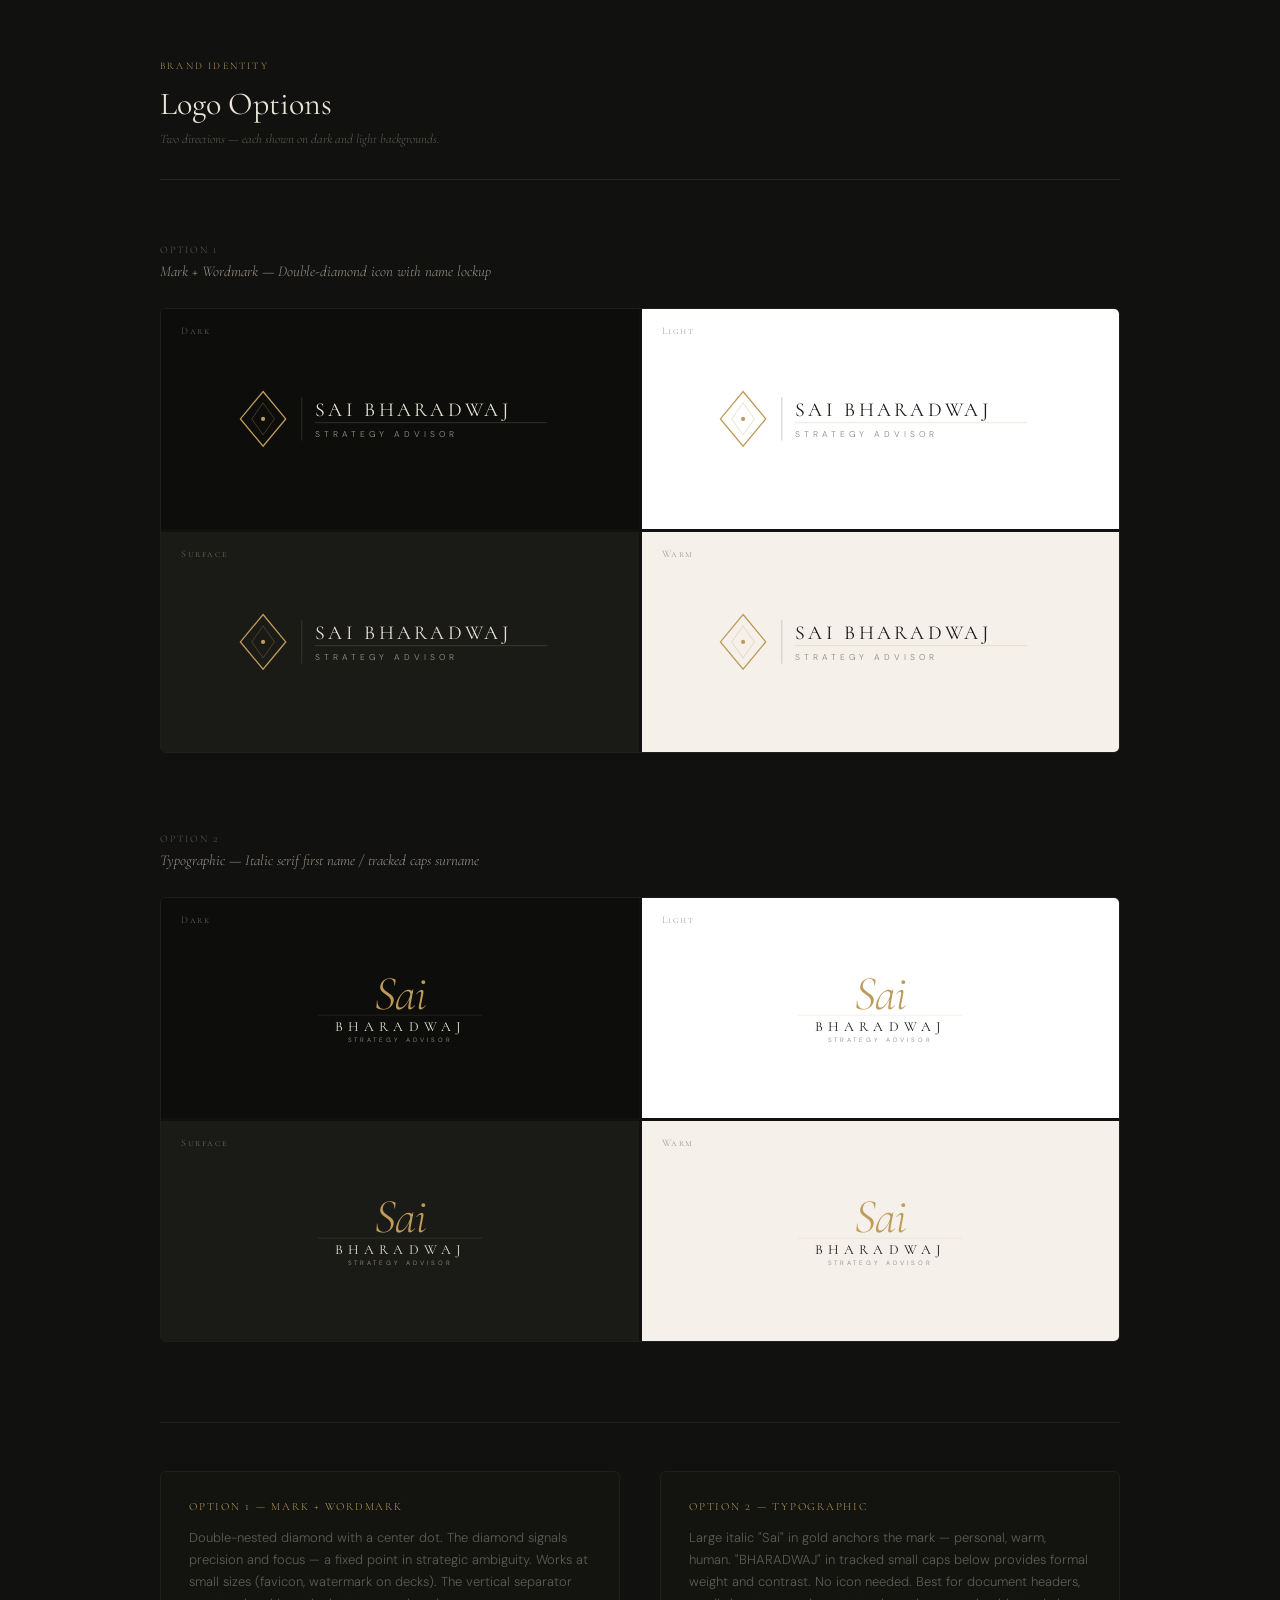
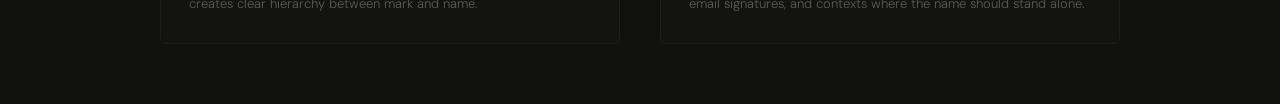
<file: logos-showcase.html>
<!DOCTYPE html>
<html lang="en">
<head>
  <meta charset="UTF-8" />
  <meta name="viewport" content="width=device-width, initial-scale=1.0" />
  <title>Logo Showcase — Sai Bharadwaj</title>
  <link rel="preconnect" href="https://fonts.googleapis.com" />
  <link rel="preconnect" href="https://fonts.gstatic.com" crossorigin />
  <link href="https://fonts.googleapis.com/css2?family=Cormorant+Garamond:ital,wght@0,300;0,400;1,300;1,400&family=Cormorant+SC:wght@300;400&family=DM+Sans:opsz,wght@9..40,300;9..40,400&display=swap" rel="stylesheet" />
  <style>
    *, *::before, *::after { box-sizing: border-box; margin: 0; padding: 0; }
    html { font-size: 16px; -webkit-font-smoothing: antialiased; }
    body {
      background: #111110;
      color: #e8e3d6;
      font-family: 'DM Sans', system-ui, sans-serif;
      font-weight: 300;
      padding: 60px 40px;
      min-height: 100vh;
    }

    /* Page header */
    .page-header {
      max-width: 960px;
      margin: 0 auto 64px;
      border-bottom: 1px solid #272722;
      padding-bottom: 32px;
    }
    .page-label {
      font-family: 'Cormorant SC', Georgia, serif;
      font-size: 10px;
      letter-spacing: 0.22em;
      color: #bf9b5a;
      text-transform: uppercase;
      margin-bottom: 12px;
    }
    .page-title {
      font-family: 'Cormorant Garamond', Georgia, serif;
      font-size: 32px;
      font-weight: 400;
      color: #e8e3d6;
    }
    .page-subtitle {
      font-size: 13px;
      color: #5c5c54;
      margin-top: 8px;
      font-style: italic;
      font-family: 'Cormorant Garamond', serif;
    }

    /* Logo group */
    .logo-group {
      max-width: 960px;
      margin: 0 auto 80px;
    }
    .logo-group-label {
      font-family: 'Cormorant SC', Georgia, serif;
      font-size: 10px;
      letter-spacing: 0.2em;
      color: #5c5c54;
      text-transform: uppercase;
      margin-bottom: 6px;
    }
    .logo-group-title {
      font-size: 15px;
      color: #9a9487;
      margin-bottom: 28px;
      font-style: italic;
      font-family: 'Cormorant Garamond', serif;
      font-weight: 300;
    }
    .logo-row {
      display: grid;
      grid-template-columns: 1fr 1fr;
      gap: 3px;
      border: 1px solid #1e1e1b;
      overflow: hidden;
      border-radius: 6px;
    }

    /* Swatch panels */
    .swatch {
      display: flex;
      align-items: center;
      justify-content: center;
      padding: 56px 40px;
      position: relative;
      min-height: 220px;
    }
    .swatch-dark  { background: #0d0d0b; }
    .swatch-mid   { background: #1a1a16; }
    .swatch-light { background: #f5f1ea; }
    .swatch-white { background: #ffffff; }

    .swatch-label {
      position: absolute;
      top: 16px;
      left: 20px;
      font-size: 10px;
      font-family: 'Cormorant SC', serif;
      letter-spacing: 0.16em;
      opacity: 0.4;
    }
    .swatch-dark  .swatch-label,
    .swatch-mid   .swatch-label { color: #e8e3d6; }
    .swatch-light .swatch-label,
    .swatch-white .swatch-label { color: #0d0d0b; }

    /* SVG containers */
    .logo-svg { width: 100%; max-width: 340px; height: auto; display: block; }
    .logo-svg-v2 { width: 100%; max-width: 220px; height: auto; display: block; }

    /* ── Logo colors for DARK backgrounds ── (default in SVG files) */

    /* ── Logo colors for LIGHT backgrounds ── override fills */
    .on-light .name-text    { fill: #1a1a16; }
    .on-light .tag-text     { fill: #6a6a60; }
    .on-light .sep-line     { stroke: #ccc8be; }
    .on-light .rule-line    { stroke: #bf9b5a; }
    /* gold stays gold — works on both */

    /* Notes section */
    .notes {
      max-width: 960px;
      margin: 0 auto;
      padding-top: 48px;
      border-top: 1px solid #1e1e1b;
      display: grid;
      grid-template-columns: 1fr 1fr;
      gap: 40px;
    }
    .note-card {
      background: #131310;
      border: 1px solid #1e1e1b;
      border-radius: 6px;
      padding: 28px 28px;
    }
    .note-title {
      font-family: 'Cormorant SC', serif;
      font-size: 11px;
      letter-spacing: 0.16em;
      color: #bf9b5a;
      margin-bottom: 14px;
      text-transform: uppercase;
    }
    .note-text {
      font-size: 13px;
      color: #5c5c54;
      line-height: 1.7;
    }

    @media (max-width: 640px) {
      body { padding: 40px 20px; }
      .logo-row { grid-template-columns: 1fr; }
      .notes { grid-template-columns: 1fr; }
    }
  </style>
</head>
<body>

  <!-- ── PAGE HEADER ── -->
  <header class="page-header">
    <div class="page-label">Brand Identity</div>
    <h1 class="page-title">Logo Options</h1>
    <p class="page-subtitle">Two directions — each shown on dark and light backgrounds.</p>
  </header>

  <!-- ══ LOGO 1 ══════════════════════════════════════════════════ -->
  <section class="logo-group">
    <div class="logo-group-label">Option 1</div>
    <div class="logo-group-title">Mark + Wordmark — Double-diamond icon with name lockup</div>

    <div class="logo-row">

      <!-- Dark background -->
      <div class="swatch swatch-dark">
        <span class="swatch-label">Dark</span>
        <svg class="logo-svg" xmlns="http://www.w3.org/2000/svg" viewBox="0 0 360 76" fill="none" aria-label="Sai Bharadwaj logo">
          <!-- Outer diamond -->
          <polygon points="35,9 59,38 35,67 11,38" stroke="#bf9b5a" stroke-width="1.4" fill="none"/>
          <!-- Inner diamond -->
          <polygon points="35,21 47,38 35,55 23,38" stroke="#bf9b5a" stroke-width="0.7" fill="none" opacity="0.45"/>
          <!-- Center dot -->
          <circle cx="35" cy="38" r="2.2" fill="#bf9b5a"/>
          <!-- Separator -->
          <line x1="76" y1="15" x2="76" y2="61" stroke="#2e2e28" stroke-width="1"/>
          <!-- Name -->
          <text x="90" y="35" font-family="'Cormorant SC', Georgia, serif" font-size="21" font-weight="400" fill="#e8e3d6" letter-spacing="3.5">SAI BHARADWAJ</text>
          <!-- Rule -->
          <line x1="90" y1="42" x2="336" y2="42" stroke="#bf9b5a" stroke-width="0.5" opacity="0.5"/>
          <!-- Tagline -->
          <text x="90" y="57" font-family="'DM Sans', system-ui, sans-serif" font-size="9" font-weight="300" fill="#9a9487" letter-spacing="4.2">STRATEGY ADVISOR</text>
        </svg>
      </div>

      <!-- Light background -->
      <div class="swatch swatch-white">
        <span class="swatch-label">Light</span>
        <svg class="logo-svg on-light" xmlns="http://www.w3.org/2000/svg" viewBox="0 0 360 76" fill="none" aria-label="Sai Bharadwaj logo">
          <!-- Outer diamond -->
          <polygon points="35,9 59,38 35,67 11,38" stroke="#bf9b5a" stroke-width="1.4" fill="none"/>
          <!-- Inner diamond -->
          <polygon points="35,21 47,38 35,55 23,38" stroke="#bf9b5a" stroke-width="0.7" fill="none" opacity="0.45"/>
          <!-- Center dot -->
          <circle cx="35" cy="38" r="2.2" fill="#bf9b5a"/>
          <!-- Separator -->
          <line x1="76" y1="15" x2="76" y2="61" stroke="#ccc8be" stroke-width="1"/>
          <!-- Name (dark for light bg) -->
          <text x="90" y="35" font-family="'Cormorant SC', Georgia, serif" font-size="21" font-weight="400" fill="#1a1a16" letter-spacing="3.5">SAI BHARADWAJ</text>
          <!-- Rule -->
          <line x1="90" y1="42" x2="336" y2="42" stroke="#bf9b5a" stroke-width="0.5" opacity="0.5"/>
          <!-- Tagline -->
          <text x="90" y="57" font-family="'DM Sans', system-ui, sans-serif" font-size="9" font-weight="300" fill="#888880" letter-spacing="4.2">STRATEGY ADVISOR</text>
        </svg>
      </div>

      <!-- Mid dark -->
      <div class="swatch swatch-mid">
        <span class="swatch-label">Surface</span>
        <svg class="logo-svg" xmlns="http://www.w3.org/2000/svg" viewBox="0 0 360 76" fill="none" aria-label="Sai Bharadwaj logo">
          <polygon points="35,9 59,38 35,67 11,38" stroke="#bf9b5a" stroke-width="1.4" fill="none"/>
          <polygon points="35,21 47,38 35,55 23,38" stroke="#bf9b5a" stroke-width="0.7" fill="none" opacity="0.45"/>
          <circle cx="35" cy="38" r="2.2" fill="#bf9b5a"/>
          <line x1="76" y1="15" x2="76" y2="61" stroke="#3a3a32" stroke-width="1"/>
          <text x="90" y="35" font-family="'Cormorant SC', Georgia, serif" font-size="21" font-weight="400" fill="#e8e3d6" letter-spacing="3.5">SAI BHARADWAJ</text>
          <line x1="90" y1="42" x2="336" y2="42" stroke="#bf9b5a" stroke-width="0.5" opacity="0.5"/>
          <text x="90" y="57" font-family="'DM Sans', system-ui, sans-serif" font-size="9" font-weight="300" fill="#9a9487" letter-spacing="4.2">STRATEGY ADVISOR</text>
        </svg>
      </div>

      <!-- Off-white/cream -->
      <div class="swatch swatch-light">
        <span class="swatch-label">Warm</span>
        <svg class="logo-svg" xmlns="http://www.w3.org/2000/svg" viewBox="0 0 360 76" fill="none" aria-label="Sai Bharadwaj logo">
          <polygon points="35,9 59,38 35,67 11,38" stroke="#bf9b5a" stroke-width="1.4" fill="none"/>
          <polygon points="35,21 47,38 35,55 23,38" stroke="#bf9b5a" stroke-width="0.7" fill="none" opacity="0.45"/>
          <circle cx="35" cy="38" r="2.2" fill="#bf9b5a"/>
          <line x1="76" y1="15" x2="76" y2="61" stroke="#ccc8be" stroke-width="1"/>
          <text x="90" y="35" font-family="'Cormorant SC', Georgia, serif" font-size="21" font-weight="400" fill="#1a1a16" letter-spacing="3.5">SAI BHARADWAJ</text>
          <line x1="90" y1="42" x2="336" y2="42" stroke="#bf9b5a" stroke-width="0.5" opacity="0.5"/>
          <text x="90" y="57" font-family="'DM Sans', system-ui, sans-serif" font-size="9" font-weight="300" fill="#888880" letter-spacing="4.2">STRATEGY ADVISOR</text>
        </svg>
      </div>

    </div>
  </section>

  <!-- ══ LOGO 2 ══════════════════════════════════════════════════ -->
  <section class="logo-group">
    <div class="logo-group-label">Option 2</div>
    <div class="logo-group-title">Typographic — Italic serif first name / tracked caps surname</div>

    <div class="logo-row">

      <!-- Dark background -->
      <div class="swatch swatch-dark">
        <span class="swatch-label">Dark</span>
        <svg class="logo-svg-v2" xmlns="http://www.w3.org/2000/svg" viewBox="0 0 300 106" fill="none" aria-label="Sai Bharadwaj logo">
          <text x="150" y="54" text-anchor="middle" font-family="'Cormorant Garamond', Georgia, serif" font-size="66" font-style="italic" font-weight="300" fill="#bf9b5a" letter-spacing="-1">Sai</text>
          <line x1="38" y1="63" x2="262" y2="63" stroke="#bf9b5a" stroke-width="0.5" opacity="0.4"/>
          <text x="150" y="84" text-anchor="middle" font-family="'Cormorant SC', Georgia, serif" font-size="19" font-weight="400" fill="#e8e3d6" letter-spacing="7">BHARADWAJ</text>
          <text x="150" y="100" text-anchor="middle" font-family="'DM Sans', system-ui, sans-serif" font-size="8.5" font-weight="300" fill="#9a9487" letter-spacing="4">STRATEGY ADVISOR</text>
        </svg>
      </div>

      <!-- Light background -->
      <div class="swatch swatch-white">
        <span class="swatch-label">Light</span>
        <svg class="logo-svg-v2" xmlns="http://www.w3.org/2000/svg" viewBox="0 0 300 106" fill="none" aria-label="Sai Bharadwaj logo">
          <text x="150" y="54" text-anchor="middle" font-family="'Cormorant Garamond', Georgia, serif" font-size="66" font-style="italic" font-weight="300" fill="#bf9b5a" letter-spacing="-1">Sai</text>
          <line x1="38" y1="63" x2="262" y2="63" stroke="#bf9b5a" stroke-width="0.5" opacity="0.4"/>
          <text x="150" y="84" text-anchor="middle" font-family="'Cormorant SC', Georgia, serif" font-size="19" font-weight="400" fill="#1a1a16" letter-spacing="7">BHARADWAJ</text>
          <text x="150" y="100" text-anchor="middle" font-family="'DM Sans', system-ui, sans-serif" font-size="8.5" font-weight="300" fill="#888880" letter-spacing="4">STRATEGY ADVISOR</text>
        </svg>
      </div>

      <!-- Mid dark -->
      <div class="swatch swatch-mid">
        <span class="swatch-label">Surface</span>
        <svg class="logo-svg-v2" xmlns="http://www.w3.org/2000/svg" viewBox="0 0 300 106" fill="none" aria-label="Sai Bharadwaj logo">
          <text x="150" y="54" text-anchor="middle" font-family="'Cormorant Garamond', Georgia, serif" font-size="66" font-style="italic" font-weight="300" fill="#bf9b5a" letter-spacing="-1">Sai</text>
          <line x1="38" y1="63" x2="262" y2="63" stroke="#bf9b5a" stroke-width="0.5" opacity="0.4"/>
          <text x="150" y="84" text-anchor="middle" font-family="'Cormorant SC', Georgia, serif" font-size="19" font-weight="400" fill="#e8e3d6" letter-spacing="7">BHARADWAJ</text>
          <text x="150" y="100" text-anchor="middle" font-family="'DM Sans', system-ui, sans-serif" font-size="8.5" font-weight="300" fill="#9a9487" letter-spacing="4">STRATEGY ADVISOR</text>
        </svg>
      </div>

      <!-- Warm light -->
      <div class="swatch swatch-light">
        <span class="swatch-label">Warm</span>
        <svg class="logo-svg-v2" xmlns="http://www.w3.org/2000/svg" viewBox="0 0 300 106" fill="none" aria-label="Sai Bharadwaj logo">
          <text x="150" y="54" text-anchor="middle" font-family="'Cormorant Garamond', Georgia, serif" font-size="66" font-style="italic" font-weight="300" fill="#bf9b5a" letter-spacing="-1">Sai</text>
          <line x1="38" y1="63" x2="262" y2="63" stroke="#bf9b5a" stroke-width="0.5" opacity="0.4"/>
          <text x="150" y="84" text-anchor="middle" font-family="'Cormorant SC', Georgia, serif" font-size="19" font-weight="400" fill="#1a1a16" letter-spacing="7">BHARADWAJ</text>
          <text x="150" y="100" text-anchor="middle" font-family="'DM Sans', system-ui, sans-serif" font-size="8.5" font-weight="300" fill="#888880" letter-spacing="4">STRATEGY ADVISOR</text>
        </svg>
      </div>

    </div>
  </section>

  <!-- ── NOTES ── -->
  <div class="notes">
    <div class="note-card">
      <div class="note-title">Option 1 — Mark + Wordmark</div>
      <p class="note-text">
        Double-nested diamond with a center dot. The diamond signals precision and focus — a fixed point in strategic ambiguity. Works at small sizes (favicon, watermark on decks). The vertical separator creates clear hierarchy between mark and name.
      </p>
    </div>
    <div class="note-card">
      <div class="note-title">Option 2 — Typographic</div>
      <p class="note-text">
        Large italic "Sai" in gold anchors the mark — personal, warm, human. "BHARADWAJ" in tracked small caps below provides formal weight and contrast. No icon needed. Best for document headers, email signatures, and contexts where the name should stand alone.
      </p>
    </div>
  </div>

</body>
</html>
</file>
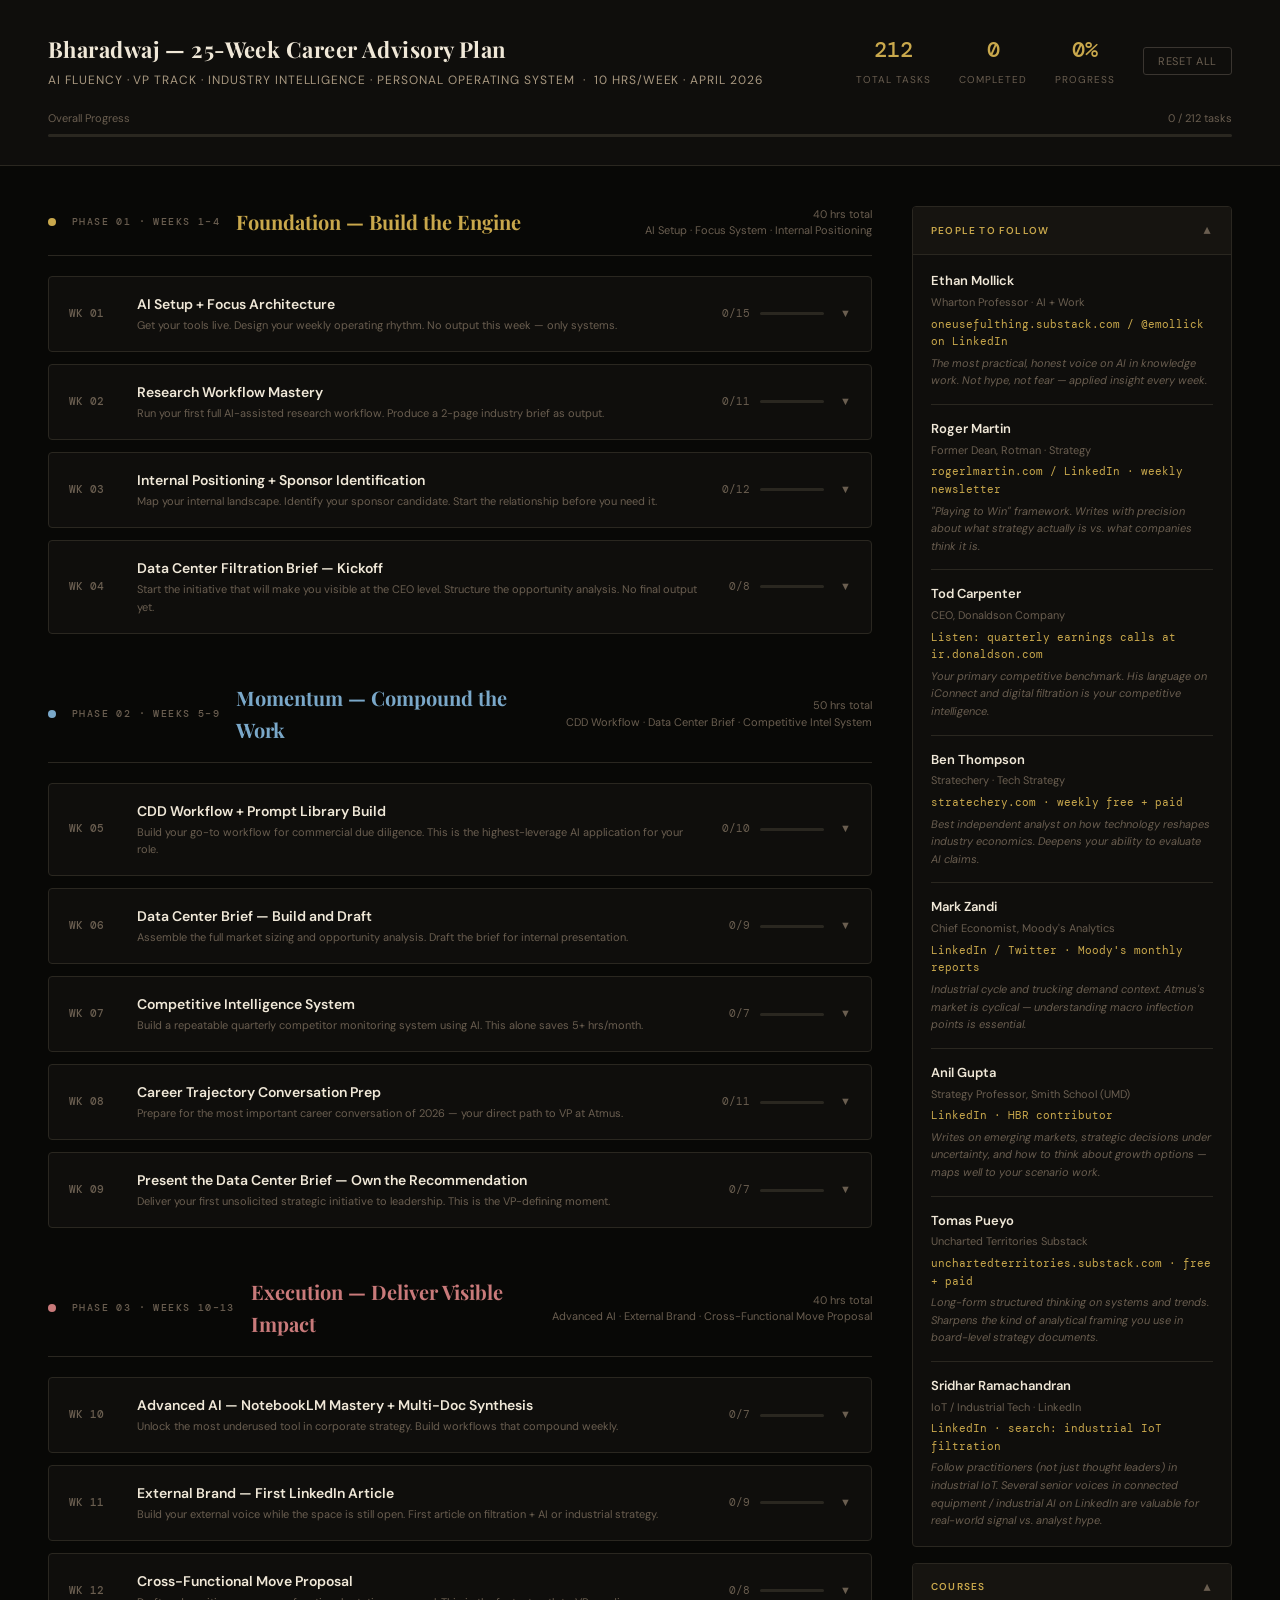
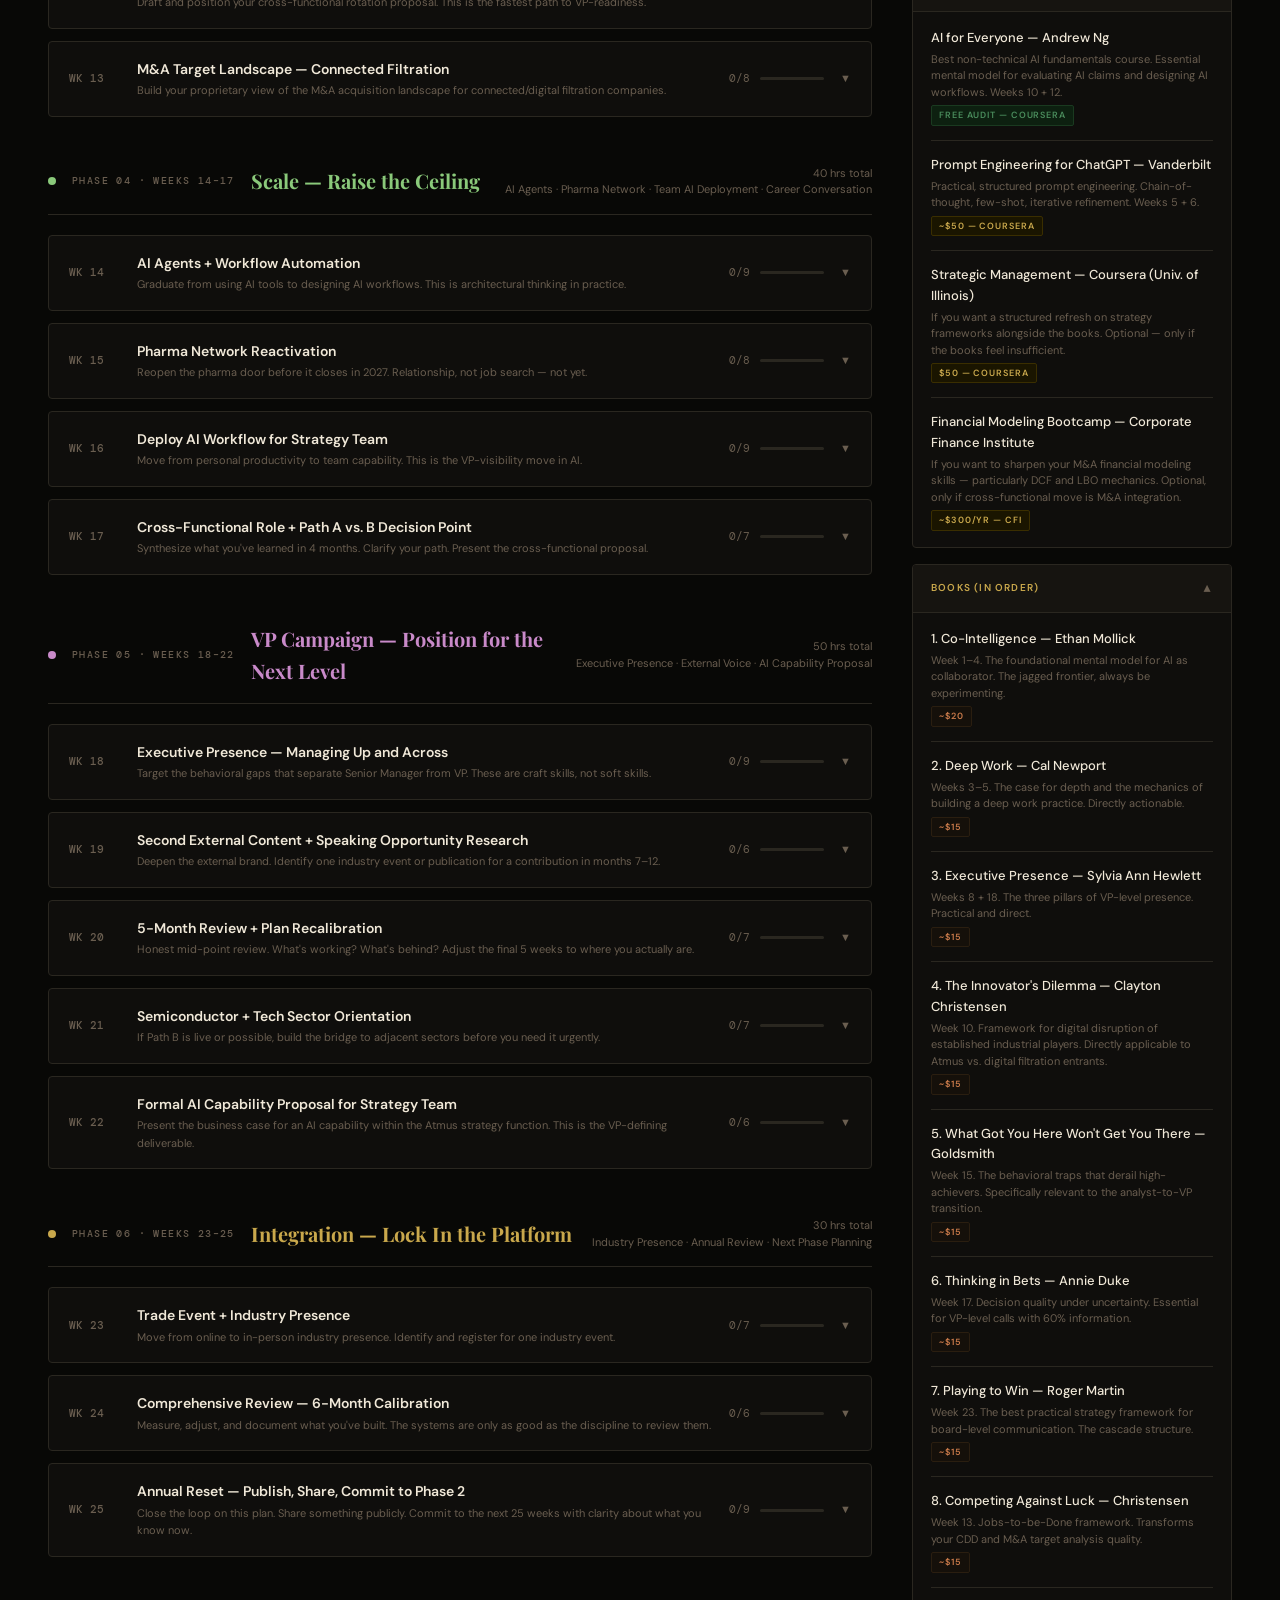
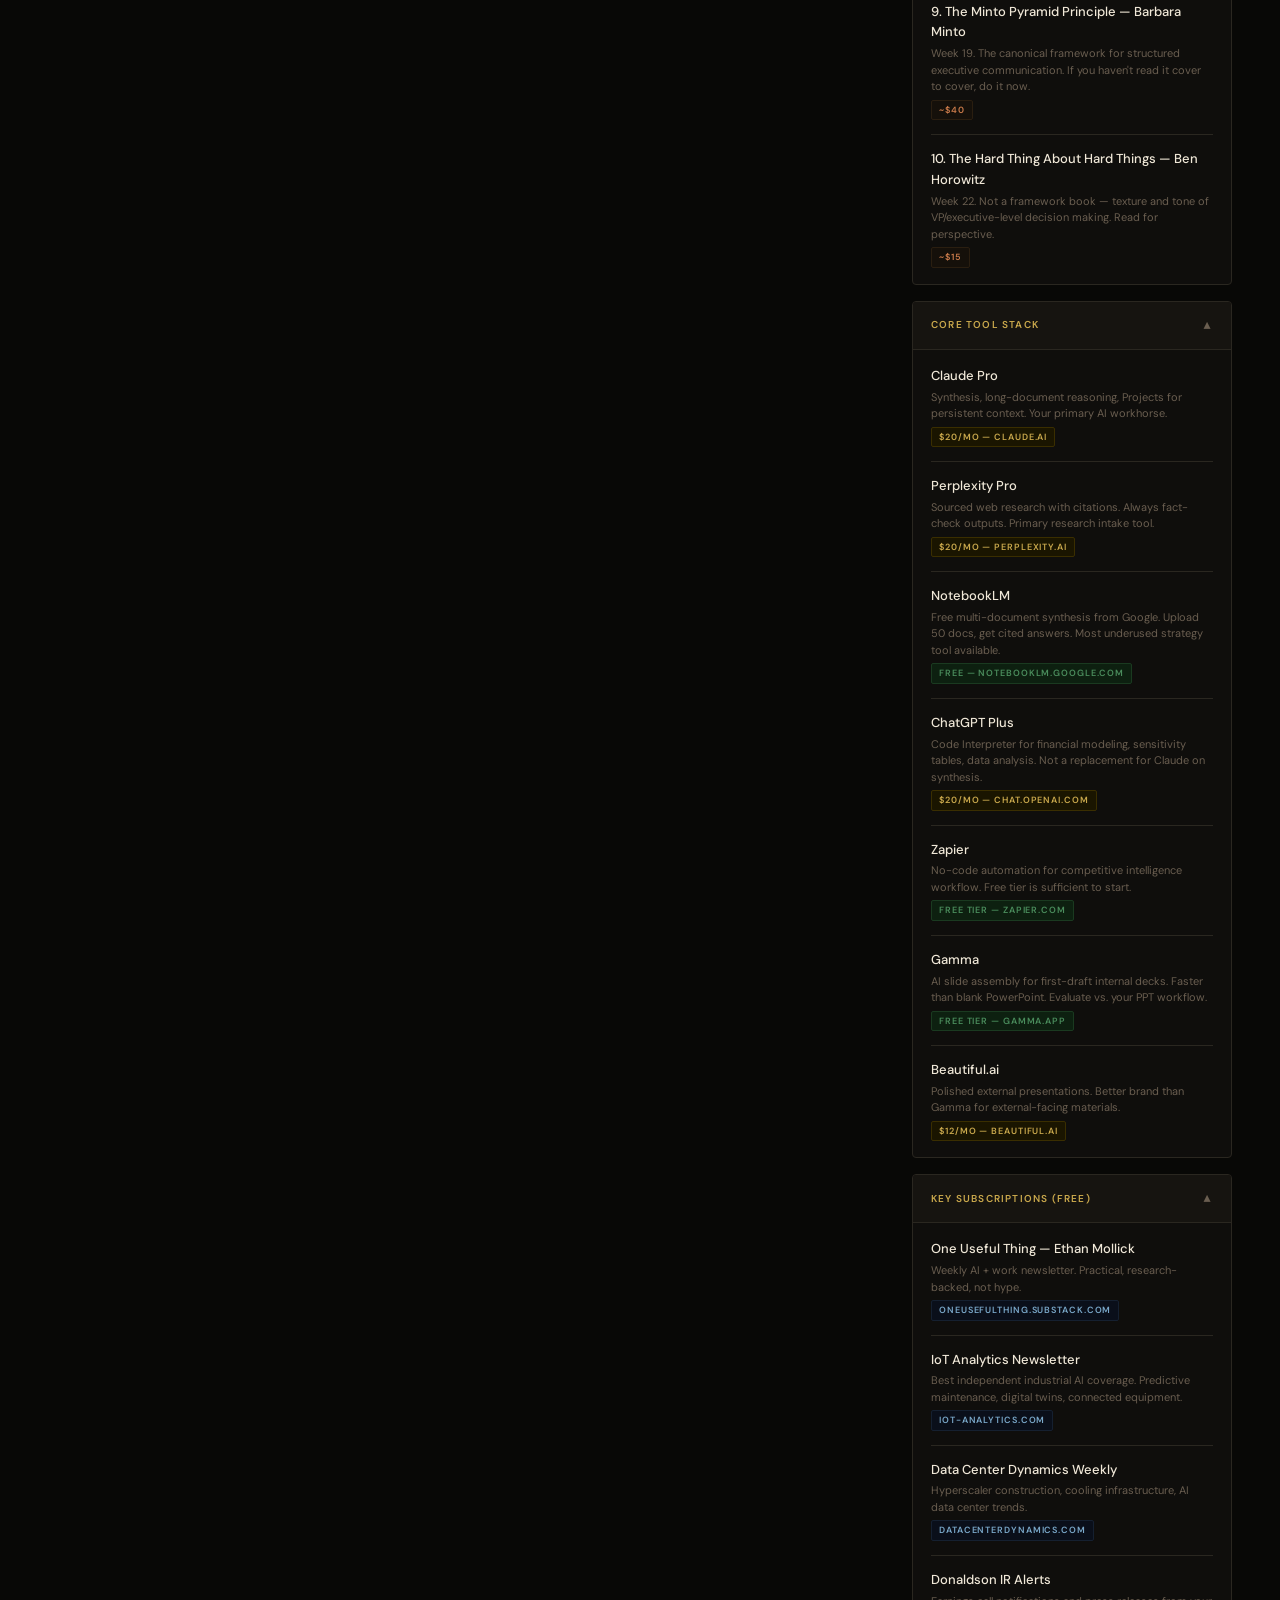
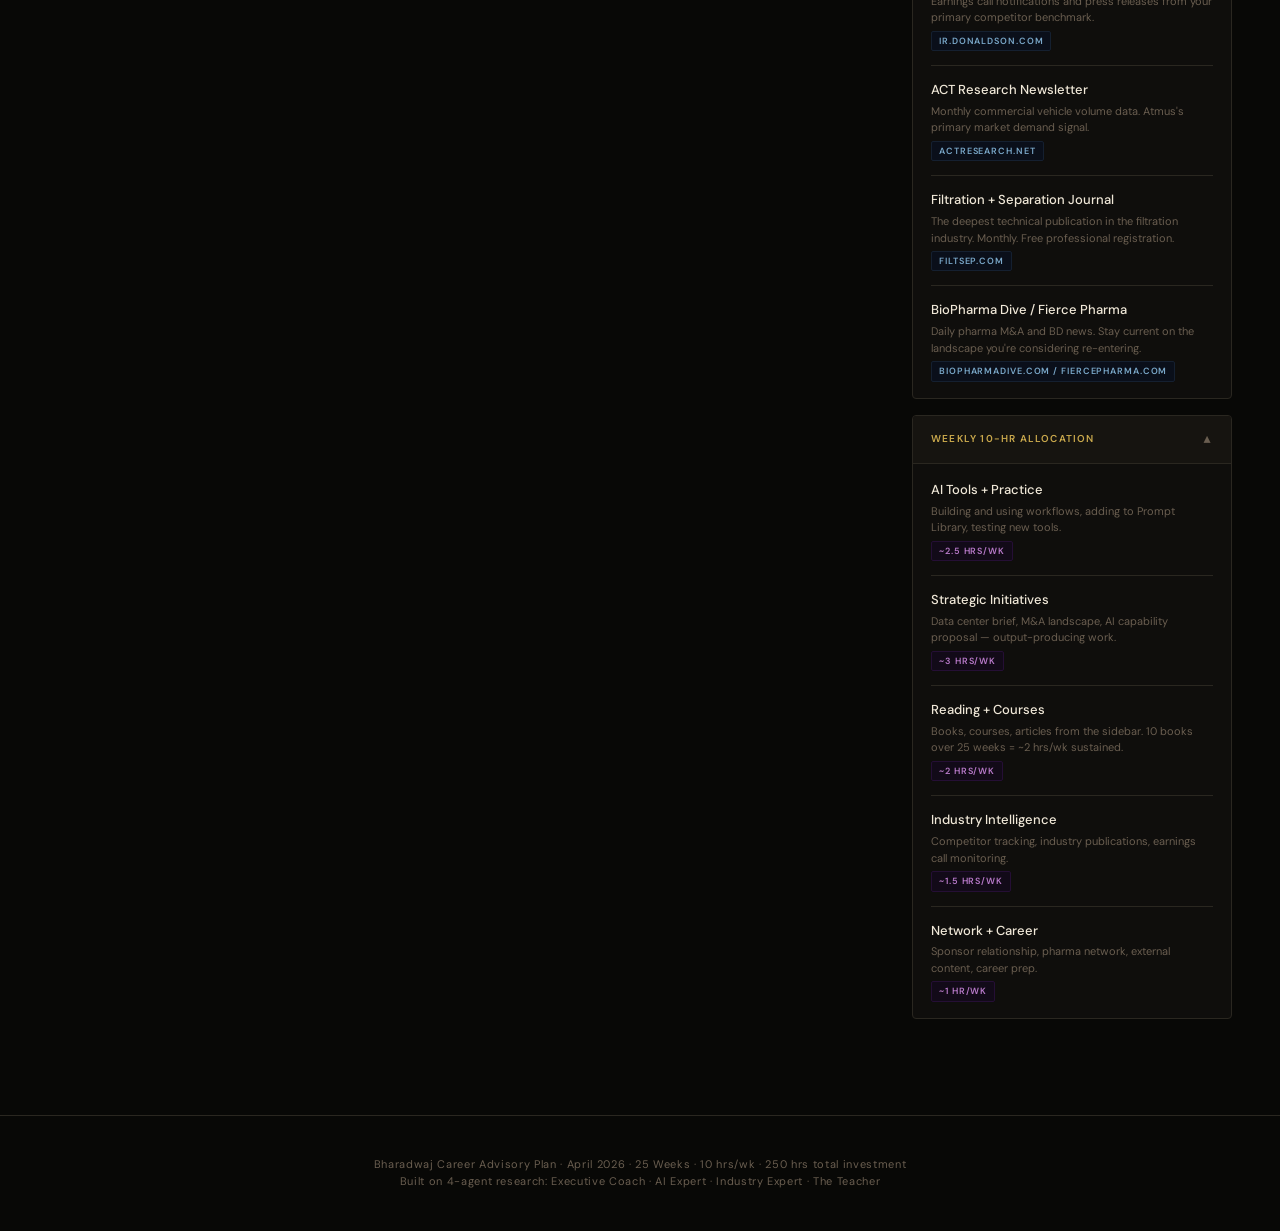
<file: plan.html>
<!DOCTYPE html>
<html lang="en">
<head>
<meta charset="UTF-8" />
<meta name="viewport" content="width=device-width, initial-scale=1.0" />
<title>Bharadwaj — 25-Week Career Advisory Plan</title>
<link rel="preconnect" href="https://fonts.googleapis.com" />
<link href="https://fonts.googleapis.com/css2?family=Playfair+Display:wght@400;700;900&family=DM+Sans:wght@300;400;500;600&family=DM+Mono:wght@400;500&display=swap" rel="stylesheet" />
<style>
  :root {
    --bg: #080806;
    --surface: #0F0E0C;
    --surface2: #161410;
    --border: #2A2720;
    --border-light: #3A3530;
    --gold: #C9A84C;
    --gold-dim: #8A6E2A;
    --cream: #F0E8D8;
    --cream-dim: #A89880;
    --cream-muted: #6A5E50;
    --green: #4A8C5C;
    --green-bg: #0D1F12;
    --phase1: #C9A84C;
    --phase2: #7AA8C9;
    --phase3: #C97A7A;
    --phase4: #8AC97A;
    --phase5: #C98AC9;
    --phase6: #C9A84C;
  }

  *, *::before, *::after { box-sizing: border-box; margin: 0; padding: 0; }

  html { scroll-behavior: smooth; }

  body {
    background: var(--bg);
    color: var(--cream);
    font-family: 'DM Sans', sans-serif;
    font-size: 14px;
    line-height: 1.6;
    min-height: 100vh;
  }

  /* ===== HEADER ===== */
  .site-header {
    background: var(--surface);
    border-bottom: 1px solid var(--border);
    padding: 32px 48px 28px;
    position: sticky;
    top: 0;
    z-index: 100;
  }
  .header-top {
    display: flex;
    justify-content: space-between;
    align-items: flex-start;
    gap: 24px;
    margin-bottom: 20px;
  }
  .header-title h1 {
    font-family: 'Playfair Display', serif;
    font-size: 22px;
    font-weight: 700;
    color: var(--cream);
    letter-spacing: 0.02em;
  }
  .header-title p {
    font-size: 12px;
    color: var(--cream-dim);
    margin-top: 4px;
    letter-spacing: 0.08em;
    text-transform: uppercase;
  }
  .header-stats {
    display: flex;
    gap: 28px;
    align-items: center;
  }
  .stat-item {
    text-align: center;
  }
  .stat-num {
    font-family: 'DM Mono', monospace;
    font-size: 22px;
    font-weight: 500;
    color: var(--gold);
    display: block;
  }
  .stat-label {
    font-size: 10px;
    color: var(--cream-muted);
    text-transform: uppercase;
    letter-spacing: 0.1em;
  }
  .progress-bar-wrap {
    background: var(--border);
    border-radius: 2px;
    height: 3px;
    overflow: hidden;
  }
  .progress-bar-fill {
    background: linear-gradient(90deg, var(--gold-dim), var(--gold));
    height: 100%;
    width: 0%;
    transition: width 0.4s ease;
    border-radius: 2px;
  }
  .progress-label {
    font-size: 11px;
    color: var(--cream-muted);
    margin-bottom: 6px;
    display: flex;
    justify-content: space-between;
  }
  .btn-reset {
    background: none;
    border: 1px solid var(--border-light);
    color: var(--cream-muted);
    padding: 6px 14px;
    border-radius: 3px;
    font-family: 'DM Sans', sans-serif;
    font-size: 11px;
    cursor: pointer;
    letter-spacing: 0.06em;
    text-transform: uppercase;
    transition: all 0.2s;
  }
  .btn-reset:hover { border-color: var(--gold-dim); color: var(--gold); }

  /* ===== LAYOUT ===== */
  .main-wrap {
    max-width: 1280px;
    margin: 0 auto;
    padding: 0 48px 80px;
    display: grid;
    grid-template-columns: 1fr 320px;
    gap: 0 40px;
    align-items: start;
  }

  /* ===== SIDEBAR ===== */
  .sidebar {
    padding-top: 40px;
    position: sticky;
    top: 140px;
  }
  .sidebar-section {
    background: var(--surface);
    border: 1px solid var(--border);
    border-radius: 4px;
    margin-bottom: 16px;
    overflow: hidden;
  }
  .sidebar-section-header {
    padding: 14px 18px;
    background: var(--surface2);
    border-bottom: 1px solid var(--border);
    cursor: pointer;
    display: flex;
    justify-content: space-between;
    align-items: center;
    user-select: none;
  }
  .sidebar-section-header h3 {
    font-family: 'DM Sans', sans-serif;
    font-size: 10px;
    font-weight: 600;
    text-transform: uppercase;
    letter-spacing: 0.12em;
    color: var(--gold);
  }
  .sidebar-toggle {
    font-size: 12px;
    color: var(--cream-muted);
    transition: transform 0.2s;
  }
  .sidebar-section.open .sidebar-toggle { transform: rotate(180deg); }
  .sidebar-section-body {
    padding: 16px 18px;
    display: none;
  }
  .sidebar-section.open .sidebar-section-body { display: block; }
  .sidebar-item {
    margin-bottom: 14px;
    padding-bottom: 14px;
    border-bottom: 1px solid var(--border);
  }
  .sidebar-item:last-child { margin-bottom: 0; padding-bottom: 0; border-bottom: none; }
  .sidebar-item-name {
    font-size: 13px;
    font-weight: 500;
    color: var(--cream);
    margin-bottom: 2px;
  }
  .sidebar-item-desc {
    font-size: 11px;
    color: var(--cream-muted);
    line-height: 1.5;
  }
  .sidebar-item-tag {
    display: inline-block;
    font-size: 9px;
    font-weight: 600;
    letter-spacing: 0.1em;
    text-transform: uppercase;
    padding: 2px 7px;
    border-radius: 2px;
    margin-top: 5px;
  }
  .tag-free { background: #0D2010; color: #4A8C5C; border: 1px solid #1A3A20; }
  .tag-paid { background: #1A1500; color: var(--gold); border: 1px solid #3A2E00; }
  .tag-book { background: #15100A; color: #C97A4A; border: 1px solid #2A1E10; }
  .tag-sub { background: #0A0F1A; color: #7AA8C9; border: 1px solid #152030; }
  .tag-tool { background: #120A18; color: #B87AC9; border: 1px solid #250F35; }

  /* ===== MAIN CONTENT ===== */
  .main-content { padding-top: 40px; }

  /* ===== PHASE ===== */
  .phase-block { margin-bottom: 48px; }
  .phase-header {
    display: flex;
    align-items: center;
    gap: 16px;
    margin-bottom: 20px;
    padding-bottom: 16px;
    border-bottom: 1px solid var(--border);
  }
  .phase-number {
    font-family: 'DM Mono', monospace;
    font-size: 10px;
    font-weight: 500;
    letter-spacing: 0.14em;
    text-transform: uppercase;
    color: var(--cream-muted);
  }
  .phase-title {
    font-family: 'Playfair Display', serif;
    font-size: 20px;
    font-weight: 700;
    flex: 1;
  }
  .phase-meta {
    font-size: 11px;
    color: var(--cream-muted);
    text-align: right;
    line-height: 1.5;
  }
  .phase-dot {
    width: 8px;
    height: 8px;
    border-radius: 50%;
    flex-shrink: 0;
  }

  /* ===== WEEK CARD ===== */
  .week-card {
    background: var(--surface);
    border: 1px solid var(--border);
    border-radius: 4px;
    margin-bottom: 12px;
    overflow: hidden;
    transition: border-color 0.2s;
  }
  .week-card:hover { border-color: var(--border-light); }
  .week-card.completed { border-color: var(--green); }

  .week-header {
    padding: 16px 20px;
    cursor: pointer;
    display: flex;
    align-items: center;
    gap: 16px;
    user-select: none;
    transition: background 0.2s;
  }
  .week-header:hover { background: var(--surface2); }

  .week-number {
    font-family: 'DM Mono', monospace;
    font-size: 11px;
    font-weight: 500;
    color: var(--cream-muted);
    flex-shrink: 0;
    width: 52px;
  }
  .week-theme {
    flex: 1;
  }
  .week-theme h3 {
    font-size: 14px;
    font-weight: 600;
    color: var(--cream);
    margin-bottom: 2px;
  }
  .week-theme p {
    font-size: 11px;
    color: var(--cream-muted);
  }
  .week-progress-mini {
    display: flex;
    align-items: center;
    gap: 10px;
    flex-shrink: 0;
  }
  .week-progress-text {
    font-family: 'DM Mono', monospace;
    font-size: 11px;
    color: var(--cream-muted);
  }
  .week-progress-bar {
    width: 64px;
    height: 3px;
    background: var(--border);
    border-radius: 2px;
    overflow: hidden;
  }
  .week-progress-bar-fill {
    height: 100%;
    background: var(--gold);
    border-radius: 2px;
    width: 0%;
    transition: width 0.3s;
  }
  .week-card.completed .week-progress-bar-fill { background: var(--green); }
  .week-chevron {
    font-size: 11px;
    color: var(--cream-muted);
    flex-shrink: 0;
    transition: transform 0.2s;
  }
  .week-card.open .week-chevron { transform: rotate(180deg); }

  .week-body {
    display: none;
    border-top: 1px solid var(--border);
    padding: 20px;
  }
  .week-card.open .week-body { display: block; }

  .time-banner {
    display: flex;
    gap: 8px;
    flex-wrap: wrap;
    margin-bottom: 18px;
  }
  .time-pill {
    font-size: 10px;
    font-weight: 600;
    letter-spacing: 0.08em;
    text-transform: uppercase;
    padding: 4px 10px;
    border-radius: 2px;
    border: 1px solid var(--border);
    color: var(--cream-dim);
  }

  .task-group { margin-bottom: 18px; }
  .task-group-label {
    font-size: 9px;
    font-weight: 600;
    letter-spacing: 0.14em;
    text-transform: uppercase;
    color: var(--gold);
    margin-bottom: 10px;
    padding-bottom: 6px;
    border-bottom: 1px solid var(--border);
  }

  .task-item {
    display: flex;
    gap: 12px;
    align-items: flex-start;
    padding: 8px 10px;
    border-radius: 3px;
    margin-bottom: 4px;
    transition: background 0.15s;
    cursor: pointer;
  }
  .task-item:hover { background: var(--surface2); }
  .task-item.checked .task-text { color: var(--cream-muted); text-decoration: line-through; }

  .task-checkbox {
    width: 16px;
    height: 16px;
    border: 1.5px solid var(--border-light);
    border-radius: 2px;
    flex-shrink: 0;
    margin-top: 1px;
    display: flex;
    align-items: center;
    justify-content: center;
    transition: all 0.15s;
    background: transparent;
    cursor: pointer;
  }
  .task-item.checked .task-checkbox {
    background: var(--green);
    border-color: var(--green);
  }
  .task-checkbox-inner {
    display: none;
    color: white;
    font-size: 10px;
    line-height: 1;
  }
  .task-item.checked .task-checkbox-inner { display: block; }

  .task-text {
    flex: 1;
    font-size: 13px;
    color: var(--cream);
    line-height: 1.5;
  }
  .task-text strong { color: var(--cream); font-weight: 600; }
  .task-text .where {
    display: inline-block;
    font-size: 10px;
    color: var(--gold);
    margin-left: 6px;
    font-family: 'DM Mono', monospace;
  }
  .task-time {
    font-family: 'DM Mono', monospace;
    font-size: 10px;
    color: var(--cream-muted);
    flex-shrink: 0;
    margin-top: 2px;
  }

  .week-note {
    background: #0D100A;
    border: 1px solid #1A2A16;
    border-left: 3px solid var(--green);
    padding: 12px 16px;
    border-radius: 3px;
    margin-top: 16px;
    font-size: 12px;
    color: var(--cream-dim);
    line-height: 1.6;
  }
  .week-note strong { color: var(--cream); }

  /* ===== PEOPLE TO FOLLOW ===== */
  .person-item { margin-bottom: 14px; padding-bottom: 14px; border-bottom: 1px solid var(--border); }
  .person-item:last-child { margin-bottom: 0; padding-bottom: 0; border-bottom: none; }
  .person-name { font-size: 13px; font-weight: 600; color: var(--cream); }
  .person-role { font-size: 11px; color: var(--cream-muted); margin: 2px 0 4px; }
  .person-where { font-size: 11px; color: var(--gold); font-family: 'DM Mono', monospace; }
  .person-why { font-size: 11px; color: var(--cream-muted); margin-top: 4px; font-style: italic; }

  /* ===== FOOTER ===== */
  .site-footer {
    text-align: center;
    padding: 40px;
    border-top: 1px solid var(--border);
    color: var(--cream-muted);
    font-size: 11px;
    letter-spacing: 0.06em;
  }

  /* ===== PRINT ===== */
  @media print {
    body { background: white; color: black; }
    .site-header { position: static; background: white; border-bottom: 1px solid #ccc; }
    .sidebar { display: none; }
    .main-wrap { grid-template-columns: 1fr; }
    .week-body { display: block !important; }
    .week-card { border: 1px solid #ccc; }
    .btn-reset { display: none; }
  }

  @media (max-width: 900px) {
    .main-wrap { grid-template-columns: 1fr; padding: 0 20px 60px; }
    .sidebar { position: static; }
    .site-header { padding: 20px 20px 16px; }
    .header-top { flex-wrap: wrap; }
    .header-stats { gap: 16px; }
  }
</style>
</head>
<body>

<header class="site-header">
  <div class="header-top">
    <div class="header-title">
      <h1>Bharadwaj — 25-Week Career Advisory Plan</h1>
      <p>AI Fluency · VP Track · Industry Intelligence · Personal Operating System &nbsp;·&nbsp; 10 hrs/week · April 2026</p>
    </div>
    <div class="header-stats">
      <div class="stat-item">
        <span class="stat-num" id="total-tasks">0</span>
        <span class="stat-label">Total Tasks</span>
      </div>
      <div class="stat-item">
        <span class="stat-num" id="done-tasks">0</span>
        <span class="stat-label">Completed</span>
      </div>
      <div class="stat-item">
        <span class="stat-num" id="pct-done">0%</span>
        <span class="stat-label">Progress</span>
      </div>
      <button class="btn-reset" onclick="resetAll()">Reset All</button>
    </div>
  </div>
  <div class="progress-label">
    <span>Overall Progress</span>
    <span id="progress-label-right">0 / 0 tasks</span>
  </div>
  <div class="progress-bar-wrap">
    <div class="progress-bar-fill" id="global-progress-fill"></div>
  </div>
</header>

<div class="main-wrap">

<!-- ===== MAIN CONTENT ===== -->
<main class="main-content">

<!-- ================= PHASE 1 ================= -->
<div class="phase-block">
  <div class="phase-header">
    <div class="phase-dot" style="background:var(--phase1)"></div>
    <div class="phase-number">Phase 01 · Weeks 1–4</div>
    <div class="phase-title" style="color:var(--phase1)">Foundation — Build the Engine</div>
    <div class="phase-meta">40 hrs total<br>AI Setup · Focus System · Internal Positioning</div>
  </div>

  <!-- WEEK 1 -->
  <div class="week-card" id="wk1">
    <div class="week-header" onclick="toggleWeek('wk1')">
      <div class="week-number">WK 01</div>
      <div class="week-theme">
        <h3>AI Setup + Focus Architecture</h3>
        <p>Get your tools live. Design your weekly operating rhythm. No output this week — only systems.</p>
      </div>
      <div class="week-progress-mini">
        <span class="week-progress-text" id="wk1-prog">0/0</span>
        <div class="week-progress-bar"><div class="week-progress-bar-fill" id="wk1-fill"></div></div>
      </div>
      <div class="week-chevron">▼</div>
    </div>
    <div class="week-body">
      <div class="time-banner">
        <span class="time-pill">AI Tools: 3 hrs</span>
        <span class="time-pill">Reading: 2 hrs</span>
        <span class="time-pill">Focus Setup: 2 hrs</span>
        <span class="time-pill">Intelligence: 2 hrs</span>
        <span class="time-pill">Admin: 1 hr</span>
      </div>

      <div class="task-group">
        <div class="task-group-label">AI Tools — Activate Your Stack (3 hrs)</div>
        <div class="task-item" onclick="toggleTask(this)" data-id="wk1-t1">
          <div class="task-checkbox"><span class="task-checkbox-inner">✓</span></div>
          <div class="task-text"><strong>Set up Claude Pro</strong> — create account, subscribe ($20/mo), create first Project titled "Atmus Strategy 2026" <span class="where">→ claude.ai/projects</span></div>
          <div class="task-time">45 min</div>
        </div>
        <div class="task-item" onclick="toggleTask(this)" data-id="wk1-t2">
          <div class="task-checkbox"><span class="task-checkbox-inner">✓</span></div>
          <div class="task-text"><strong>Set up Perplexity Pro</strong> — subscribe ($20/mo), run first query: "Data center HVAC filtration market size 2025–2030" <span class="where">→ perplexity.ai</span></div>
          <div class="task-time">30 min</div>
        </div>
        <div class="task-item" onclick="toggleTask(this)" data-id="wk1-t3">
          <div class="task-checkbox"><span class="task-checkbox-inner">✓</span></div>
          <div class="task-text"><strong>Set up NotebookLM</strong> — free Google tool, create first notebook "Filtration Industry Intel", upload any 2–3 reports you have on hand <span class="where">→ notebooklm.google.com</span></div>
          <div class="task-time">30 min</div>
        </div>
        <div class="task-item" onclick="toggleTask(this)" data-id="wk1-t4">
          <div class="task-checkbox"><span class="task-checkbox-inner">✓</span></div>
          <div class="task-text"><strong>Set up ChatGPT Plus</strong> ($20/mo) — test Code Interpreter with a small financial model or dataset from work <span class="where">→ chat.openai.com</span></div>
          <div class="task-time">45 min</div>
        </div>
        <div class="task-item" onclick="toggleTask(this)" data-id="wk1-t5">
          <div class="task-checkbox"><span class="task-checkbox-inner">✓</span></div>
          <div class="task-text"><strong>Create Prompt Library v0.1</strong> — open a Google Doc or Notion page titled "Prompt Library". Write your first 3 tested prompts from this week's work. Template: [Context | Task | Format | Constraints] <span class="where">→ Google Docs / Notion</span></div>
          <div class="task-time">30 min</div>
        </div>
      </div>

      <div class="task-group">
        <div class="task-group-label">Reading — Foundations (2 hrs)</div>
        <div class="task-item" onclick="toggleTask(this)" data-id="wk1-t6">
          <div class="task-checkbox"><span class="task-checkbox-inner">✓</span></div>
          <div class="task-text"><strong>Read "Co-Intelligence" Ch. 1–3</strong> (Ethan Mollick) — focus on the "jagged frontier" concept and what AI is actually good vs. bad at <span class="where">→ Amazon / Kindle · ~$15</span></div>
          <div class="task-time">90 min</div>
        </div>
        <div class="task-item" onclick="toggleTask(this)" data-id="wk1-t7">
          <div class="task-checkbox"><span class="task-checkbox-inner">✓</span></div>
          <div class="task-text"><strong>Subscribe to Ethan Mollick's Substack "One Useful Thing"</strong> — read the most recent 3 posts <span class="where">→ oneusefulthing.substack.com · FREE</span></div>
          <div class="task-time">30 min</div>
        </div>
      </div>

      <div class="task-group">
        <div class="task-group-label">Focus System — Design Your Operating Rhythm (2 hrs)</div>
        <div class="task-item" onclick="toggleTask(this)" data-id="wk1-t8">
          <div class="task-checkbox"><span class="task-checkbox-inner">✓</span></div>
          <div class="task-text"><strong>Block your 10 weekly hours</strong> on your calendar — suggest 2 hrs Mon/Wed/Fri + 2 hrs on one weekend morning. Label them "Strategic Development". Protect them from now. <span class="where">→ Your calendar app</span></div>
          <div class="task-time">20 min</div>
        </div>
        <div class="task-item" onclick="toggleTask(this)" data-id="wk1-t9">
          <div class="task-checkbox"><span class="task-checkbox-inner">✓</span></div>
          <div class="task-text"><strong>Set up MIT (Most Important Task) habit</strong> — every Sunday night, write down the 1 thing that would make this week matter most toward your VP goal. Put it somewhere you see Monday morning. Try it this week. <span class="where">→ Paper notepad or phone note</span></div>
          <div class="task-time">15 min</div>
        </div>
        <div class="task-item" onclick="toggleTask(this)" data-id="wk1-t10">
          <div class="task-checkbox"><span class="task-checkbox-inner">✓</span></div>
          <div class="task-text"><strong>Set up 90-min deep work sprint structure</strong> — for each 2-hr block: 90 min focused (phone off, Slack closed, specific task) + 15 min break (walk, stretch — not social media). Practice this format once this week. <span class="where">→ Timer app of choice</span></div>
          <div class="task-time">First practice: 90 min</div>
        </div>
        <div class="task-item" onclick="toggleTask(this)" data-id="wk1-t11">
          <div class="task-checkbox"><span class="task-checkbox-inner">✓</span></div>
          <div class="task-text"><strong>Download Brain.fm or find a 60–70 BPM playlist</strong> — instrumental, no lyrics. Use it during every deep work block going forward. Evidence: reduces context-switching by ~30%. <span class="where">→ brain.fm ($7/mo) or free on Spotify</span></div>
          <div class="task-time">10 min</div>
        </div>
      </div>

      <div class="task-group">
        <div class="task-group-label">Industry Intelligence — Subscribe (1 hr)</div>
        <div class="task-item" onclick="toggleTask(this)" data-id="wk1-t12">
          <div class="task-checkbox"><span class="task-checkbox-inner">✓</span></div>
          <div class="task-text"><strong>Set up Donaldson investor alerts</strong> — go to IR page, sign up for earnings call notifications and press releases. Donaldson = your benchmark competitor. <span class="where">→ ir.donaldson.com</span></div>
          <div class="task-time">15 min</div>
        </div>
        <div class="task-item" onclick="toggleTask(this)" data-id="wk1-t13">
          <div class="task-checkbox"><span class="task-checkbox-inner">✓</span></div>
          <div class="task-text"><strong>Subscribe: ACT Research newsletter</strong> — monthly commercial vehicle volume data. Atmus's core market signal. <span class="where">→ actresearch.net</span></div>
          <div class="task-time">10 min</div>
        </div>
        <div class="task-item" onclick="toggleTask(this)" data-id="wk1-t14">
          <div class="task-checkbox"><span class="task-checkbox-inner">✓</span></div>
          <div class="task-text"><strong>Subscribe: IoT Analytics newsletter</strong> — the best independent source on industrial AI, predictive maintenance, and connected equipment. Weekly briefings. <span class="where">→ iot-analytics.com/newsletter</span></div>
          <div class="task-time">10 min</div>
        </div>
        <div class="task-item" onclick="toggleTask(this)" data-id="wk1-t15">
          <div class="task-checkbox"><span class="task-checkbox-inner">✓</span></div>
          <div class="task-text"><strong>Set up Google Alerts</strong> — create 4 alerts: "data center filtration", "HVAC filtration M&A", "Donaldson iConnect", "industrial AI strategy" <span class="where">→ google.com/alerts</span></div>
          <div class="task-time">15 min</div>
        </div>
      </div>
      <div class="week-note"><strong>Week 1 mindset:</strong> Zero output pressure. You are building infrastructure. The compound interest on a well-designed system is enormous — and most people skip this week entirely. Don't.</div>
    </div>
  </div>

  <!-- WEEK 2 -->
  <div class="week-card" id="wk2">
    <div class="week-header" onclick="toggleWeek('wk2')">
      <div class="week-number">WK 02</div>
      <div class="week-theme">
        <h3>Research Workflow Mastery</h3>
        <p>Run your first full AI-assisted research workflow. Produce a 2-page industry brief as output.</p>
      </div>
      <div class="week-progress-mini">
        <span class="week-progress-text" id="wk2-prog">0/0</span>
        <div class="week-progress-bar"><div class="week-progress-bar-fill" id="wk2-fill"></div></div>
      </div>
      <div class="week-chevron">▼</div>
    </div>
    <div class="week-body">
      <div class="time-banner">
        <span class="time-pill">AI Practice: 4 hrs</span>
        <span class="time-pill">Reading: 2 hrs</span>
        <span class="time-pill">Deliverable: 3 hrs</span>
        <span class="time-pill">Intelligence: 1 hr</span>
      </div>
      <div class="task-group">
        <div class="task-group-label">Reading (2 hrs)</div>
        <div class="task-item" onclick="toggleTask(this)" data-id="wk2-t1">
          <div class="task-checkbox"><span class="task-checkbox-inner">✓</span></div>
          <div class="task-text"><strong>Read "Co-Intelligence" Ch. 4–7</strong> — section on AI as a collaborative tool; the "always be experimenting" principle <span class="where">→ Kindle / physical book</span></div>
          <div class="task-time">90 min</div>
        </div>
        <div class="task-item" onclick="toggleTask(this)" data-id="wk2-t2">
          <div class="task-checkbox"><span class="task-checkbox-inner">✓</span></div>
          <div class="task-text"><strong>Read: "How to use AI to do practical research"</strong> — Ethan Mollick's Substack post on research workflow <span class="where">→ oneusefulthing.substack.com · FREE</span></div>
          <div class="task-time">30 min</div>
        </div>
      </div>
      <div class="task-group">
        <div class="task-group-label">AI Practice — The Research Workflow (4 hrs)</div>
        <div class="task-item" onclick="toggleTask(this)" data-id="wk2-t3">
          <div class="task-checkbox"><span class="task-checkbox-inner">✓</span></div>
          <div class="task-text"><strong>Perplexity sourced pull:</strong> Query "industrial filtration market size, growth rate, key players 2024–2028." Evaluate: are sources real? Are numbers consistent? Practice flagging weak citations. <span class="where">→ perplexity.ai</span></div>
          <div class="task-time">45 min</div>
        </div>
        <div class="task-item" onclick="toggleTask(this)" data-id="wk2-t4">
          <div class="task-checkbox"><span class="task-checkbox-inner">✓</span></div>
          <div class="task-text"><strong>Claude synthesis exercise:</strong> Paste 3 sources into Claude (Perplexity results + one analyst report you have). Prompt: "Synthesize these into a structured market overview: market size, growth drivers, key players, biggest risks. Use bullet points. Flag any contradictions between sources." <span class="where">→ claude.ai</span></div>
          <div class="task-time">45 min</div>
        </div>
        <div class="task-item" onclick="toggleTask(this)" data-id="wk2-t5">
          <div class="task-checkbox"><span class="task-checkbox-inner">✓</span></div>
          <div class="task-text"><strong>Practice the opposition prompt:</strong> After Claude gives you any analysis, follow up with: "What are the 3 strongest arguments against this conclusion?" Run this on the market overview from above. <span class="where">→ claude.ai</span></div>
          <div class="task-time">20 min</div>
        </div>
        <div class="task-item" onclick="toggleTask(this)" data-id="wk2-t6">
          <div class="task-checkbox"><span class="task-checkbox-inner">✓</span></div>
          <div class="task-text"><strong>NotebookLM practice:</strong> Upload 4–5 filtration/industrial reports to your notebook. Ask: "What are the key growth drivers in industrial air filtration cited across these documents?" Note how citations differ from Claude. <span class="where">→ notebooklm.google.com</span></div>
          <div class="task-time">45 min</div>
        </div>
        <div class="task-item" onclick="toggleTask(this)" data-id="wk2-t7">
          <div class="task-checkbox"><span class="task-checkbox-inner">✓</span></div>
          <div class="task-text"><strong>Add 5 prompts to Prompt Library</strong> — document the best prompts you used this week in your Prompt Library. Include context, exact wording, and notes on what worked. <span class="where">→ Google Docs / Notion</span></div>
          <div class="task-time">30 min</div>
        </div>
      </div>
      <div class="task-group">
        <div class="task-group-label">Deliverable — 2-Page Industry Brief (3 hrs)</div>
        <div class="task-item" onclick="toggleTask(this)" data-id="wk2-t8">
          <div class="task-checkbox"><span class="task-checkbox-inner">✓</span></div>
          <div class="task-text"><strong>Produce a 2-page AI-assisted industry brief:</strong> Topic = "Industrial Air Filtration Market: Key Trends 2026–2028." Use the Perplexity → Claude → NotebookLM workflow. Your job: direct, verify, edit — not write from scratch. Time yourself: target under 2.5 hours for a brief you'd be comfortable sharing internally. <span class="where">→ Google Docs or Word</span></div>
          <div class="task-time">2.5 hrs</div>
        </div>
        <div class="task-item" onclick="toggleTask(this)" data-id="wk2-t9">
          <div class="task-checkbox"><span class="task-checkbox-inner">✓</span></div>
          <div class="task-text"><strong>Self-audit the brief:</strong> Go through it and mark every data point — is it sourced? Is the source credible? Could you defend this to your CSO? Fix weak spots. This audit habit is the difference between impressive and embarrassing AI use. <span class="where">→ same doc</span></div>
          <div class="task-time">30 min</div>
        </div>
      </div>
      <div class="task-group">
        <div class="task-group-label">Industry Intelligence (1 hr)</div>
        <div class="task-item" onclick="toggleTask(this)" data-id="wk2-t10">
          <div class="task-checkbox"><span class="task-checkbox-inner">✓</span></div>
          <div class="task-text"><strong>Read Donaldson's most recent earnings call transcript</strong> — focus specifically on language around iConnect, digital filtration, data center filtration. Paste key quotes into your NotebookLM notebook. <span class="where">→ ir.donaldson.com / Seeking Alpha</span></div>
          <div class="task-time">45 min</div>
        </div>
        <div class="task-item" onclick="toggleTask(this)" data-id="wk2-t11">
          <div class="task-checkbox"><span class="task-checkbox-inner">✓</span></div>
          <div class="task-text"><strong>Subscribe: Filtration + Separation journal</strong> — free digital access available for professional registration <span class="where">→ filtsep.com</span></div>
          <div class="task-time">15 min</div>
        </div>
      </div>
      <div class="week-note"><strong>Week 2 output:</strong> One completed 2-page industry brief you produced AI-first. Time yourself — you'll feel the speed difference immediately.</div>
    </div>
  </div>

  <!-- WEEK 3 -->
  <div class="week-card" id="wk3">
    <div class="week-header" onclick="toggleWeek('wk3')">
      <div class="week-number">WK 03</div>
      <div class="week-theme">
        <h3>Internal Positioning + Sponsor Identification</h3>
        <p>Map your internal landscape. Identify your sponsor candidate. Start the relationship before you need it.</p>
      </div>
      <div class="week-progress-mini">
        <span class="week-progress-text" id="wk3-prog">0/0</span>
        <div class="week-progress-bar"><div class="week-progress-bar-fill" id="wk3-fill"></div></div>
      </div>
      <div class="week-chevron">▼</div>
    </div>
    <div class="week-body">
      <div class="time-banner">
        <span class="time-pill">Career Strategy: 4 hrs</span>
        <span class="time-pill">Reading: 2 hrs</span>
        <span class="time-pill">AI Practice: 2 hrs</span>
        <span class="time-pill">Intelligence: 2 hrs</span>
      </div>
      <div class="task-group">
        <div class="task-group-label">Reading (2 hrs)</div>
        <div class="task-item" onclick="toggleTask(this)" data-id="wk3-t1">
          <div class="task-checkbox"><span class="task-checkbox-inner">✓</span></div>
          <div class="task-text"><strong>Read HBR: "Why Men Still Get More Promotions Than Women" (Hewlett)</strong> — specifically for the sponsorship model vs. mentorship model. The framework applies regardless of gender. <span class="where">→ hbr.org · search title · FREE with HBR subscription or library</span></div>
          <div class="task-time">30 min</div>
        </div>
        <div class="task-item" onclick="toggleTask(this)" data-id="wk3-t2">
          <div class="task-checkbox"><span class="task-checkbox-inner">✓</span></div>
          <div class="task-text"><strong>Read "Deep Work" Ch. 1–2</strong> (Cal Newport) — the case for depth; understanding attention residue and why shallow work is addictive. This frames the focus problem precisely. <span class="where">→ Amazon / Kindle · ~$15</span></div>
          <div class="task-time">90 min</div>
        </div>
      </div>
      <div class="task-group">
        <div class="task-group-label">Career Strategy Work (4 hrs)</div>
        <div class="task-item" onclick="toggleTask(this)" data-id="wk3-t3">
          <div class="task-checkbox"><span class="task-checkbox-inner">✓</span></div>
          <div class="task-text"><strong>Map your internal stakeholder landscape:</strong> Write a 1-page document listing every key stakeholder at Atmus. For each: their strategic priorities, your current relationship quality (1–5), and what value you can bring them. Be honest. <span class="where">→ Google Docs</span></div>
          <div class="task-time">60 min</div>
        </div>
        <div class="task-item" onclick="toggleTask(this)" data-id="wk3-t4">
          <div class="task-checkbox"><span class="task-checkbox-inner">✓</span></div>
          <div class="task-text"><strong>Identify your sponsor candidate:</strong> From your stakeholder map, select 1 person (target: CFO or COO) who has VP-level influence and whose agenda your work genuinely supports. This is your sponsor candidate. Write down specifically why and what value you offer them. <span class="where">→ same doc</span></div>
          <div class="task-time">30 min</div>
        </div>
        <div class="task-item" onclick="toggleTask(this)" data-id="wk3-t5">
          <div class="task-checkbox"><span class="task-checkbox-inner">✓</span></div>
          <div class="task-text"><strong>Schedule a "strategic dialogue" coffee</strong> with your sponsor candidate — no agenda other than "I'd like to understand your priorities better and think through how my work can be most useful to you." Send the invite this week. <span class="where">→ Email / calendar</span></div>
          <div class="task-time">15 min</div>
        </div>
        <div class="task-item" onclick="toggleTask(this)" data-id="wk3-t6">
          <div class="task-checkbox"><span class="task-checkbox-inner">✓</span></div>
          <div class="task-text"><strong>Prepare your "contrarian call" muscle:</strong> Think of one current strategic question at Atmus where your genuine view differs from the consensus — not to be provocative, but because the data actually points differently. Write it down privately. This is practice for the "make a call, hold it" behavior required at VP level. <span class="where">→ Private note</span></div>
          <div class="task-time">45 min</div>
        </div>
        <div class="task-item" onclick="toggleTask(this)" data-id="wk3-t7">
          <div class="task-checkbox"><span class="task-checkbox-inner">✓</span></div>
          <div class="task-text"><strong>Draft your "VP candidacy statement"</strong> (for yourself only) — "By [date], I want to be at VP level because [genuine reason]. To get there, I need to [3 specific things]. My biggest risk is [honest self-assessment]." This document is private. It's the anchor for every decision over the next 18 months. <span class="where">→ Private Google Doc</span></div>
          <div class="task-time">45 min</div>
        </div>
      </div>
      <div class="task-group">
        <div class="task-group-label">AI Practice (2 hrs)</div>
        <div class="task-item" onclick="toggleTask(this)" data-id="wk3-t8">
          <div class="task-checkbox"><span class="task-checkbox-inner">✓</span></div>
          <div class="task-text"><strong>Build a competitive benchmarking prompt:</strong> Prompt Claude to compare Donaldson, Parker Hannifin, and Mann+Hummel on: revenue, filtration-specific revenue, digital/IoT strategy, and M&A activity 2022–2025. Use Perplexity for data inputs. Add result to Prompt Library. <span class="where">→ Claude + Perplexity</span></div>
          <div class="task-time">60 min</div>
        </div>
        <div class="task-item" onclick="toggleTask(this)" data-id="wk3-t9">
          <div class="task-checkbox"><span class="task-checkbox-inner">✓</span></div>
          <div class="task-text"><strong>Test Claude for pre-meeting prep:</strong> Prompt: "I have a meeting with [role] who owns [priority]. Help me prepare 5 smart questions that would advance my understanding of their priorities and demonstrate strategic thinking." Use a real upcoming meeting. <span class="where">→ claude.ai</span></div>
          <div class="task-time">30 min</div>
        </div>
      </div>
      <div class="task-group">
        <div class="task-group-label">Industry Intelligence (2 hrs)</div>
        <div class="task-item" onclick="toggleTask(this)" data-id="wk3-t10">
          <div class="task-checkbox"><span class="task-checkbox-inner">✓</span></div>
          <div class="task-text"><strong>Read Parker Hannifin's most recent earnings call</strong> — note how they discuss filtration vs. broader industrial. Paste key filtration quotes into NotebookLM. <span class="where">→ phstock.com / Seeking Alpha</span></div>
          <div class="task-time">45 min</div>
        </div>
        <div class="task-item" onclick="toggleTask(this)" data-id="wk3-t11">
          <div class="task-checkbox"><span class="task-checkbox-inner">✓</span></div>
          <div class="task-text"><strong>Read: "AI in Predictive Maintenance 2025 Report" summary</strong> — from IoT Analytics. Understand where industrial connected maintenance actually stands vs. hype. <span class="where">→ iot-analytics.com · summary is free</span></div>
          <div class="task-time">45 min</div>
        </div>
        <div class="task-item" onclick="toggleTask(this)" data-id="wk3-t12">
          <div class="task-checkbox"><span class="task-checkbox-inner">✓</span></div>
          <div class="task-text"><strong>Scan: ASHRAE Journal current issue</strong> — look specifically for anything on HVAC filtration standards, data center cooling, or air quality requirements. Note anything relevant to Atmus's HVAC expansion. <span class="where">→ ashrae.org/journal</span></div>
          <div class="task-time">30 min</div>
        </div>
      </div>
    </div>
  </div>

  <!-- WEEK 4 -->
  <div class="week-card" id="wk4">
    <div class="week-header" onclick="toggleWeek('wk4')">
      <div class="week-number">WK 04</div>
      <div class="week-theme">
        <h3>Data Center Filtration Brief — Kickoff</h3>
        <p>Start the initiative that will make you visible at the CEO level. Structure the opportunity analysis. No final output yet.</p>
      </div>
      <div class="week-progress-mini">
        <span class="week-progress-text" id="wk4-prog">0/0</span>
        <div class="week-progress-bar"><div class="week-progress-bar-fill" id="wk4-fill"></div></div>
      </div>
      <div class="week-chevron">▼</div>
    </div>
    <div class="week-body">
      <div class="time-banner">
        <span class="time-pill">Strategic Initiative: 5 hrs</span>
        <span class="time-pill">Reading: 2 hrs</span>
        <span class="time-pill">AI + Research: 2 hrs</span>
        <span class="time-pill">Network: 1 hr</span>
      </div>
      <div class="task-group">
        <div class="task-group-label">Reading (2 hrs)</div>
        <div class="task-item" onclick="toggleTask(this)" data-id="wk4-t1">
          <div class="task-checkbox"><span class="task-checkbox-inner">✓</span></div>
          <div class="task-text"><strong>Read "Co-Intelligence" Ch. 8–end</strong> — finish the book; focus on the "working with AI" chapter and the AI-as-collaborator mental model <span class="where">→ Kindle / physical</span></div>
          <div class="task-time">90 min</div>
        </div>
        <div class="task-item" onclick="toggleTask(this)" data-id="wk4-t2">
          <div class="task-checkbox"><span class="task-checkbox-inner">✓</span></div>
          <div class="task-text"><strong>Read: Uptime Institute "Data Center Industry Outlook 2025"</strong> — understand hyperscaler capex, cooling requirements, geographic expansion. Free download. <span class="where">→ uptimeinstitute.com/research</span></div>
          <div class="task-time">30 min</div>
        </div>
      </div>
      <div class="task-group">
        <div class="task-group-label">Data Center Brief — Structure and Research (5 hrs)</div>
        <div class="task-item" onclick="toggleTask(this)" data-id="wk4-t3">
          <div class="task-checkbox"><span class="task-checkbox-inner">✓</span></div>
          <div class="task-text"><strong>Structure the opportunity analysis:</strong> Use Claude to help you build the analytical framework. Prompt: "I'm building a market opportunity analysis for a filtration company considering the data center HVAC segment. What are the 5–7 key questions this analysis must answer to be credible at board level?" <span class="where">→ claude.ai</span></div>
          <div class="task-time">45 min</div>
        </div>
        <div class="task-item" onclick="toggleTask(this)" data-id="wk4-t4">
          <div class="task-checkbox"><span class="task-checkbox-inner">✓</span></div>
          <div class="task-text"><strong>Perplexity deep dive:</strong> Run 4 targeted queries — (1) HVAC filtration specs for hyperscale data centers, (2) NVIDIA/Microsoft/Google data center capex 2025–2027, (3) MERV rating requirements for data center environments, (4) current filtration suppliers to hyperscalers. Save all output with source links. <span class="where">→ perplexity.ai</span></div>
          <div class="task-time">90 min</div>
        </div>
        <div class="task-item" onclick="toggleTask(this)" data-id="wk4-t5">
          <div class="task-checkbox"><span class="task-checkbox-inner">✓</span></div>
          <div class="task-text"><strong>Start the market sizing model:</strong> In Excel, build the skeleton of the TAM model — total data center floor space (MW), filtration capex per MW, replacement cycle. Don't fill in numbers yet — just the model structure. Use ChatGPT Code Interpreter to suggest parameter ranges. <span class="where">→ Excel + ChatGPT</span></div>
          <div class="task-time">90 min</div>
        </div>
        <div class="task-item" onclick="toggleTask(this)" data-id="wk4-t6">
          <div class="task-checkbox"><span class="task-checkbox-inner">✓</span></div>
          <div class="task-text"><strong>Upload research to NotebookLM:</strong> Create a new notebook "Data Center Filtration Opportunity." Upload everything gathered this week. Ask it: "What filtration specifications are most commonly cited for hyperscale data centers?" Check citations. <span class="where">→ notebooklm.google.com</span></div>
          <div class="task-time">30 min</div>
        </div>
      </div>
      <div class="task-group">
        <div class="task-group-label">Network (1 hr)</div>
        <div class="task-item" onclick="toggleTask(this)" data-id="wk4-t7">
          <div class="task-checkbox"><span class="task-checkbox-inner">✓</span></div>
          <div class="task-text"><strong>Reach out to 2 former AZ colleagues</strong> (not for pharma exploration yet — just staying in touch). Short message: reconnect, share something genuinely interesting from your current work, ask one question about theirs. Plant the seed now. <span class="where">→ LinkedIn or email</span></div>
          <div class="task-time">30 min</div>
        </div>
        <div class="task-item" onclick="toggleTask(this)" data-id="wk4-t8">
          <div class="task-checkbox"><span class="task-checkbox-inner">✓</span></div>
          <div class="task-text"><strong>Have your sponsor coffee</strong> — if scheduled from Week 3, this is the week to have it. Focus on listening 70%, speaking 30%. Ask: what are your top 3 strategic priorities this year? What's the one thing the strategy function could do better? <span class="where">→ In person / video</span></div>
          <div class="task-time">30 min</div>
        </div>
      </div>
    </div>
  </div>
</div><!-- end phase 1 -->

<!-- ================= PHASE 2 ================= -->
<div class="phase-block">
  <div class="phase-header">
    <div class="phase-dot" style="background:var(--phase2)"></div>
    <div class="phase-number">Phase 02 · Weeks 5–9</div>
    <div class="phase-title" style="color:var(--phase2)">Momentum — Compound the Work</div>
    <div class="phase-meta">50 hrs total<br>CDD Workflow · Data Center Brief · Competitive Intel System</div>
  </div>

  <!-- WEEK 5 -->
  <div class="week-card" id="wk5">
    <div class="week-header" onclick="toggleWeek('wk5')">
      <div class="week-number">WK 05</div>
      <div class="week-theme">
        <h3>CDD Workflow + Prompt Library Build</h3>
        <p>Build your go-to workflow for commercial due diligence. This is the highest-leverage AI application for your role.</p>
      </div>
      <div class="week-progress-mini">
        <span class="week-progress-text" id="wk5-prog">0/0</span>
        <div class="week-progress-bar"><div class="week-progress-bar-fill" id="wk5-fill"></div></div>
      </div>
      <div class="week-chevron">▼</div>
    </div>
    <div class="week-body">
      <div class="time-banner">
        <span class="time-pill">AI CDD Workflow: 5 hrs</span>
        <span class="time-pill">Course: 2 hrs</span>
        <span class="time-pill">Intelligence: 2 hrs</span>
        <span class="time-pill">Focus Practice: 1 hr</span>
      </div>
      <div class="task-group">
        <div class="task-group-label">Course (2 hrs)</div>
        <div class="task-item" onclick="toggleTask(this)" data-id="wk5-t1">
          <div class="task-checkbox"><span class="task-checkbox-inner">✓</span></div>
          <div class="task-text"><strong>Start: "Prompt Engineering for ChatGPT" (Vanderbilt, Coursera)</strong> — complete modules 1–3. Focus on structured prompts, chain-of-thought, and role-based prompting. These techniques directly apply to CDD and market analysis work. <span class="where">→ coursera.org · ~$50 or free audit</span></div>
          <div class="task-time">2 hrs</div>
        </div>
      </div>
      <div class="task-group">
        <div class="task-group-label">AI CDD Workflow (5 hrs)</div>
        <div class="task-item" onclick="toggleTask(this)" data-id="wk5-t2">
          <div class="task-checkbox"><span class="task-checkbox-inner">✓</span></div>
          <div class="task-text"><strong>Pick a real (or anonymized) past CDD target</strong> — use a real filtration company you've analyzed before. Build the full AI-assisted CDD workflow: Perplexity → company background, market position, financials. Claude → structure into Bain-style CDD format (market context, competitive position, growth opportunities, risks). Time the whole process. <span class="where">→ Perplexity + Claude</span></div>
          <div class="task-time">3 hrs</div>
        </div>
        <div class="task-item" onclick="toggleTask(this)" data-id="wk5-t3">
          <div class="task-checkbox"><span class="task-checkbox-inner">✓</span></div>
          <div class="task-text"><strong>AlphaSense trial:</strong> Sign up for free trial — run one company search for a filtration company. Compare depth vs. Perplexity. Note where AlphaSense adds value (filings, expert transcripts) and where it doesn't. <span class="where">→ alpha-sense.com · free trial</span></div>
          <div class="task-time">45 min</div>
        </div>
        <div class="task-item" onclick="toggleTask(this)" data-id="wk5-t4">
          <div class="task-checkbox"><span class="task-checkbox-inner">✓</span></div>
          <div class="task-text"><strong>Build your CDD Master Prompt</strong> — write a reusable prompt that, given a company name + market, produces a structured first draft CDD section. Test it twice. Refine. Add to Prompt Library as your #1 most valuable prompt. <span class="where">→ Prompt Library doc</span></div>
          <div class="task-time">45 min</div>
        </div>
        <div class="task-item" onclick="toggleTask(this)" data-id="wk5-t5">
          <div class="task-checkbox"><span class="task-checkbox-inner">✓</span></div>
          <div class="task-text"><strong>Prompt Library now at 15+ prompts</strong> — dedicate 30 minutes to reviewing and expanding. Categories to cover: CDD, market sizing, competitive benchmarking, board-level exec summary, opposition analysis, meeting prep. <span class="where">→ Prompt Library doc</span></div>
          <div class="task-time">30 min</div>
        </div>
      </div>
      <div class="task-group">
        <div class="task-group-label">Industry Intelligence (2 hrs)</div>
        <div class="task-item" onclick="toggleTask(this)" data-id="wk5-t6">
          <div class="task-checkbox"><span class="task-checkbox-inner">✓</span></div>
          <div class="task-text"><strong>Read: Freudenberg Filtration Technologies latest news + press releases</strong> — specifically on HVAC and connected/smart filtration. They're the most relevant competitor for Atmus's HVAC expansion. <span class="where">→ freudenberg-filter.com/news</span></div>
          <div class="task-time">30 min</div>
        </div>
        <div class="task-item" onclick="toggleTask(this)" data-id="wk5-t7">
          <div class="task-checkbox"><span class="task-checkbox-inner">✓</span></div>
          <div class="task-text"><strong>Set up M&A alerts:</strong> In PitchBook or Capital IQ (if Atmus has access), set up deal alerts for SIC codes 3589 (industrial machinery) and 3714 (motor vehicle parts). If no access, set Google Alerts for "[filtration company] acquisition" and "[HVAC filtration] merger". <span class="where">→ PitchBook / Capital IQ / Google Alerts</span></div>
          <div class="task-time">30 min</div>
        </div>
        <div class="task-item" onclick="toggleTask(this)" data-id="wk5-t8">
          <div class="task-checkbox"><span class="task-checkbox-inner">✓</span></div>
          <div class="task-text"><strong>Read: IoT Analytics — "Industrial AI Use Cases 2025"</strong> — understand where connected filtration sits in the industrial AI adoption curve. Use this to sharpen Atmus's competitive positioning narrative. <span class="where">→ iot-analytics.com · free summary available</span></div>
          <div class="task-time">60 min</div>
        </div>
      </div>
      <div class="task-group">
        <div class="task-group-label">Focus Practice (1 hr)</div>
        <div class="task-item" onclick="toggleTask(this)" data-id="wk5-t9">
          <div class="task-checkbox"><span class="task-checkbox-inner">✓</span></div>
          <div class="task-text"><strong>Week 5 focus review:</strong> Are your 2-hr blocks actually happening? Are you in 90-min sprints or drifting into 15-min chunks? Honestly assess, and design one specific improvement for next week. <span class="where">→ Private note / journal</span></div>
          <div class="task-time">30 min</div>
        </div>
        <div class="task-item" onclick="toggleTask(this)" data-id="wk5-t10">
          <div class="task-checkbox"><span class="task-checkbox-inner">✓</span></div>
          <div class="task-text"><strong>Read "Deep Work" Ch. 3–4</strong> — the rules for deep work; scheduling and protecting attention. Apply one new tactic this week. <span class="where">→ Kindle / physical</span></div>
          <div class="task-time">60 min</div>
        </div>
      </div>
    </div>
  </div>

  <!-- WEEK 6 -->
  <div class="week-card" id="wk6">
    <div class="week-header" onclick="toggleWeek('wk6')">
      <div class="week-number">WK 06</div>
      <div class="week-theme">
        <h3>Data Center Brief — Build and Draft</h3>
        <p>Assemble the full market sizing and opportunity analysis. Draft the brief for internal presentation.</p>
      </div>
      <div class="week-progress-mini">
        <span class="week-progress-text" id="wk6-prog">0/0</span>
        <div class="week-progress-bar"><div class="week-progress-bar-fill" id="wk6-fill"></div></div>
      </div>
      <div class="week-chevron">▼</div>
    </div>
    <div class="week-body">
      <div class="time-banner">
        <span class="time-pill">Brief Development: 6 hrs</span>
        <span class="time-pill">Course: 2 hrs</span>
        <span class="time-pill">Intelligence: 2 hrs</span>
      </div>
      <div class="task-group">
        <div class="task-group-label">Course (2 hrs)</div>
        <div class="task-item" onclick="toggleTask(this)" data-id="wk6-t1">
          <div class="task-checkbox"><span class="task-checkbox-inner">✓</span></div>
          <div class="task-text"><strong>Complete "Prompt Engineering for ChatGPT" Modules 4–6</strong> — advanced techniques: few-shot prompting, output formatting, iterative refinement. Apply at least 2 new techniques this week to your brief work. <span class="where">→ coursera.org</span></div>
          <div class="task-time">2 hrs</div>
        </div>
      </div>
      <div class="task-group">
        <div class="task-group-label">Data Center Filtration Brief — Full Build (6 hrs)</div>
        <div class="task-item" onclick="toggleTask(this)" data-id="wk6-t2">
          <div class="task-checkbox"><span class="task-checkbox-inner">✓</span></div>
          <div class="task-text"><strong>Complete the TAM model:</strong> Fill in your Excel skeleton with data from Perplexity research. Build 3 scenarios (base / bull / bear) for data center filtration TAM 2026–2030. Use ChatGPT Code Interpreter to sense-check calculations and build sensitivity tables. <span class="where">→ Excel + ChatGPT Code Interpreter</span></div>
          <div class="task-time">2 hrs</div>
        </div>
        <div class="task-item" onclick="toggleTask(this)" data-id="wk6-t3">
          <div class="task-checkbox"><span class="task-checkbox-inner">✓</span></div>
          <div class="task-text"><strong>Draft the narrative sections:</strong> Use Claude to produce first drafts of (1) market context, (2) Atmus-specific opportunity, (3) competitive landscape, (4) strategic options (organic vs. M&A vs. partnership). Your job: direct, edit, verify — not write. <span class="where">→ claude.ai</span></div>
          <div class="task-time">2 hrs</div>
        </div>
        <div class="task-item" onclick="toggleTask(this)" data-id="wk6-t4">
          <div class="task-checkbox"><span class="task-checkbox-inner">✓</span></div>
          <div class="task-text"><strong>Build the recommendation slide:</strong> State your actual recommendation — not "here are three options." Pick one: organic entry / IoT acquisition / partnership with HVAC-focused player. Frame it: what, why, by when, expected return. This is the VP move — own the recommendation. <span class="where">→ PowerPoint / Google Slides</span></div>
          <div class="task-time">1 hr</div>
        </div>
        <div class="task-item" onclick="toggleTask(this)" data-id="wk6-t5">
          <div class="task-checkbox"><span class="task-checkbox-inner">✓</span></div>
          <div class="task-text"><strong>Stress-test your recommendation:</strong> Prompt Claude: "Challenge this recommendation. What are the 5 strongest arguments against it? What assumptions could be wrong? What risks am I underweighting?" Update your brief accordingly. <span class="where">→ claude.ai</span></div>
          <div class="task-time">45 min</div>
        </div>
        <div class="task-item" onclick="toggleTask(this)" data-id="wk6-t6">
          <div class="task-checkbox"><span class="task-checkbox-inner">✓</span></div>
          <div class="task-text"><strong>First review: share with one trusted colleague</strong> — NOT your direct manager yet. Get a smart peer review. Can they follow the logic? Is the recommendation clear? Do the numbers feel right? <span class="where">→ Email / in person</span></div>
          <div class="task-time">15 min to share</div>
        </div>
      </div>
      <div class="task-group">
        <div class="task-group-label">Industry Intelligence (2 hrs)</div>
        <div class="task-item" onclick="toggleTask(this)" data-id="wk6-t7">
          <div class="task-checkbox"><span class="task-checkbox-inner">✓</span></div>
          <div class="task-text"><strong>Read: Data Center Dynamics — data center construction pipeline and geographic growth 2025–2027</strong> — understand where hyperscaler construction is concentrated (Northern Virginia, Phoenix, Dallas, Ireland, Singapore). This informs the filtration demand geography. <span class="where">→ datacenterdynamics.com · FREE</span></div>
          <div class="task-time">45 min</div>
        </div>
        <div class="task-item" onclick="toggleTask(this)" data-id="wk6-t8">
          <div class="task-checkbox"><span class="task-checkbox-inner">✓</span></div>
          <div class="task-text"><strong>Read NVIDIA or Microsoft most recent earnings call</strong> — focus on data center capex guidance, cooling/facility spend language. This is your demand-side evidence for the brief. <span class="where">→ Seeking Alpha / IR sites</span></div>
          <div class="task-time">45 min</div>
        </div>
        <div class="task-item" onclick="toggleTask(this)" data-id="wk6-t9">
          <div class="task-checkbox"><span class="task-checkbox-inner">✓</span></div>
          <div class="task-text"><strong>Subscribe: Data Center Dynamics weekly newsletter</strong> — free, industry-leading coverage of hyperscaler construction and infrastructure trends. <span class="where">→ datacenterdynamics.com/subscribe</span></div>
          <div class="task-time">10 min</div>
        </div>
      </div>
    </div>
  </div>

  <!-- WEEK 7 -->
  <div class="week-card" id="wk7">
    <div class="week-header" onclick="toggleWeek('wk7')">
      <div class="week-number">WK 07</div>
      <div class="week-theme">
        <h3>Competitive Intelligence System</h3>
        <p>Build a repeatable quarterly competitor monitoring system using AI. This alone saves 5+ hrs/month.</p>
      </div>
      <div class="week-progress-mini">
        <span class="week-progress-text" id="wk7-prog">0/0</span>
        <div class="week-progress-bar"><div class="week-progress-bar-fill" id="wk7-fill"></div></div>
      </div>
      <div class="week-chevron">▼</div>
    </div>
    <div class="week-body">
      <div class="time-banner">
        <span class="time-pill">Intel System: 4 hrs</span>
        <span class="time-pill">Reading: 2 hrs</span>
        <span class="time-pill">AI Practice: 2 hrs</span>
        <span class="time-pill">Network: 1 hr</span>
        <span class="time-pill">Brief: 1 hr</span>
      </div>
      <div class="task-group">
        <div class="task-group-label">Reading (2 hrs)</div>
        <div class="task-item" onclick="toggleTask(this)" data-id="wk7-t1">
          <div class="task-checkbox"><span class="task-checkbox-inner">✓</span></div>
          <div class="task-text"><strong>Read: "The McKinsey Way" relevant chapters</strong> — specifically on problem structuring and hypothesis-driven analysis. This is the mental model that makes your AI prompts significantly better. <span class="where">→ Amazon / Kindle · ~$15</span></div>
          <div class="task-time">90 min</div>
        </div>
        <div class="task-item" onclick="toggleTask(this)" data-id="wk7-t2">
          <div class="task-checkbox"><span class="task-checkbox-inner">✓</span></div>
          <div class="task-text"><strong>Read: HBR "The Secrets of Great CEO Communication"</strong> — specifically on calibrating message to audience (CEO vs. CFO vs. board). Apply this framing to the data center brief you're preparing. <span class="where">→ hbr.org · article search</span></div>
          <div class="task-time">30 min</div>
        </div>
      </div>
      <div class="task-group">
        <div class="task-group-label">Competitive Intelligence System (4 hrs)</div>
        <div class="task-item" onclick="toggleTask(this)" data-id="wk7-t3">
          <div class="task-checkbox"><span class="task-checkbox-inner">✓</span></div>
          <div class="task-text"><strong>Build Competitor Tracking NotebookLM:</strong> Create a dedicated notebook "Competitor Intelligence Q2 2026." Upload: last 4 Donaldson earnings transcripts, Parker Hannifin filtration segment commentary, Freudenberg news. This becomes your running competitor database. <span class="where">→ notebooklm.google.com</span></div>
          <div class="task-time">90 min</div>
        </div>
        <div class="task-item" onclick="toggleTask(this)" data-id="wk7-t4">
          <div class="task-checkbox"><span class="task-checkbox-inner">✓</span></div>
          <div class="task-text"><strong>Build your "Quarterly Competitor Brief" prompt:</strong> A prompt that, given a company name, produces a structured quarterly update: (1) key strategic moves, (2) AI/digital investments, (3) M&A activity, (4) market positioning shifts, (5) what it means for Atmus. Test it on Donaldson. Add to Prompt Library. <span class="where">→ Claude + Perplexity</span></div>
          <div class="task-time">60 min</div>
        </div>
        <div class="task-item" onclick="toggleTask(this)" data-id="wk7-t5">
          <div class="task-checkbox"><span class="task-checkbox-inner">✓</span></div>
          <div class="task-text"><strong>Run the full quarterly competitor brief</strong> on Donaldson, Parker, and Freudenberg using your new prompt. Output: a 1-page competitive update you could share with your team tomorrow. Check all sources. <span class="where">→ Perplexity + Claude</span></div>
          <div class="task-time">90 min</div>
        </div>
      </div>
      <div class="task-group">
        <div class="task-group-label">Network + Brief Finalization (2 hrs)</div>
        <div class="task-item" onclick="toggleTask(this)" data-id="wk7-t6">
          <div class="task-checkbox"><span class="task-checkbox-inner">✓</span></div>
          <div class="task-text"><strong>Reach out to 1 more former AZ colleague</strong> — third touchpoint from the initial reactivation. Keep it brief and genuine. <span class="where">→ LinkedIn</span></div>
          <div class="task-time">20 min</div>
        </div>
        <div class="task-item" onclick="toggleTask(this)" data-id="wk7-t7">
          <div class="task-checkbox"><span class="task-checkbox-inner">✓</span></div>
          <div class="task-text"><strong>Incorporate peer feedback into the data center brief</strong> — from the review you got in Week 6. Finalize slides. Polish the recommendation section. <span class="where">→ PowerPoint / Slides</span></div>
          <div class="task-time">90 min</div>
        </div>
      </div>
    </div>
  </div>

  <!-- WEEK 8 -->
  <div class="week-card" id="wk8">
    <div class="week-header" onclick="toggleWeek('wk8')">
      <div class="week-number">WK 08</div>
      <div class="week-theme">
        <h3>Career Trajectory Conversation Prep</h3>
        <p>Prepare for the most important career conversation of 2026 — your direct path to VP at Atmus.</p>
      </div>
      <div class="week-progress-mini">
        <span class="week-progress-text" id="wk8-prog">0/0</span>
        <div class="week-progress-bar"><div class="week-progress-bar-fill" id="wk8-fill"></div></div>
      </div>
      <div class="week-chevron">▼</div>
    </div>
    <div class="week-body">
      <div class="time-banner">
        <span class="time-pill">Career Prep: 4 hrs</span>
        <span class="time-pill">Reading: 2 hrs</span>
        <span class="time-pill">AI Practice: 2 hrs</span>
        <span class="time-pill">Intel: 2 hrs</span>
      </div>
      <div class="task-group">
        <div class="task-group-label">Reading (2 hrs)</div>
        <div class="task-item" onclick="toggleTask(this)" data-id="wk8-t1">
          <div class="task-checkbox"><span class="task-checkbox-inner">✓</span></div>
          <div class="task-text"><strong>Read: "Executive Presence" by Sylvia Ann Hewlett</strong> — Chapters 1–4. The three pillars: gravitas, communication, appearance. Focus on the gravitas chapter — this is the VP-readiness gap most often cited by industrial company boards. <span class="where">→ Amazon / Kindle · ~$15</span></div>
          <div class="task-time">90 min</div>
        </div>
        <div class="task-item" onclick="toggleTask(this)" data-id="wk8-t2">
          <div class="task-checkbox"><span class="task-checkbox-inner">✓</span></div>
          <div class="task-text"><strong>Read HBR: "How to Have a Career Conversation With Your Boss"</strong> — framework for framing the career trajectory conversation. The goal: get clarity on what VP requires, not validation of your current performance. <span class="where">→ hbr.org</span></div>
          <div class="task-time">30 min</div>
        </div>
      </div>
      <div class="task-group">
        <div class="task-group-label">Career Conversation Prep (4 hrs)</div>
        <div class="task-item" onclick="toggleTask(this)" data-id="wk8-t3">
          <div class="task-checkbox"><span class="task-checkbox-inner">✓</span></div>
          <div class="task-text"><strong>Draft your "Career Trajectory Conversation" document:</strong> The conversation to have with your CSO or direct manager. Prepare: (1) What you've contributed (specifics, not generics), (2) What you're targeting and why, (3) What you're asking for (clarity on path, not a promise), (4) What you're willing to do (cross-functional move). Keep it to 1 page. <span class="where">→ Google Docs</span></div>
          <div class="task-time">90 min</div>
        </div>
        <div class="task-item" onclick="toggleTask(this)" data-id="wk8-t4">
          <div class="task-checkbox"><span class="task-checkbox-inner">✓</span></div>
          <div class="task-text"><strong>Use Claude to stress-test your conversation prep:</strong> Prompt: "I'm going to have a career trajectory conversation with my direct manager. Here is what I plan to say: [paste your draft]. What questions might they ask that I haven't prepared for? What are the weak spots in my positioning?" <span class="where">→ claude.ai</span></div>
          <div class="task-time">30 min</div>
        </div>
        <div class="task-item" onclick="toggleTask(this)" data-id="wk8-t5">
          <div class="task-checkbox"><span class="task-checkbox-inner">✓</span></div>
          <div class="task-text"><strong>Schedule the career trajectory conversation</strong> — put it on the calendar for Weeks 9–11. This conversation should happen before the data center brief presentation, but after you've drafted the brief. Framing: "I'd like 30 minutes to talk about my career development and how I can contribute at the next level." <span class="where">→ Calendar invite</span></div>
          <div class="task-time">10 min</div>
        </div>
        <div class="task-item" onclick="toggleTask(this)" data-id="wk8-t6">
          <div class="task-checkbox"><span class="task-checkbox-inner">✓</span></div>
          <div class="task-text"><strong>Research cross-functional role options:</strong> Identify which cross-functional role is most realistic at Atmus: BD/M&A Integration Lead OR GM of HVAC filtration launch. For each, write down: who would decide, what the timeline might be, what you'd need to demonstrate first. <span class="where">→ Private doc</span></div>
          <div class="task-time">45 min</div>
        </div>
      </div>
      <div class="task-group">
        <div class="task-group-label">AI Practice (2 hrs)</div>
        <div class="task-item" onclick="toggleTask(this)" data-id="wk8-t7">
          <div class="task-checkbox"><span class="task-checkbox-inner">✓</span></div>
          <div class="task-text"><strong>Build your "Executive Summary" prompt:</strong> Prompt that converts a 10-page analysis into a crisp 1-page exec summary for the CEO. Test on your data center brief. This is one of your 5 most-used deliverable types. <span class="where">→ claude.ai</span></div>
          <div class="task-time">60 min</div>
        </div>
        <div class="task-item" onclick="toggleTask(this)" data-id="wk8-t8">
          <div class="task-checkbox"><span class="task-checkbox-inner">✓</span></div>
          <div class="task-text"><strong>Explore Gamma.app for slide building:</strong> Take one section of your data center brief and let Gamma assemble it visually. Evaluate: is it actually faster than PowerPoint for first-draft decks? Make a note on where in your workflow it fits. <span class="where">→ gamma.app · free tier</span></div>
          <div class="task-time">60 min</div>
        </div>
      </div>
      <div class="task-group">
        <div class="task-group-label">Industry Intel (2 hrs)</div>
        <div class="task-item" onclick="toggleTask(this)" data-id="wk8-t9">
          <div class="task-checkbox"><span class="task-checkbox-inner">✓</span></div>
          <div class="task-text"><strong>Read: BloombergNEF EV commercial vehicle outlook 2025</strong> — understand the realistic electrification timeline for heavy trucks and off-highway equipment (Atmus's core aftermarket). Note the scenario range. <span class="where">→ bnef.com · executive summary free</span></div>
          <div class="task-time">45 min</div>
        </div>
        <div class="task-item" onclick="toggleTask(this)" data-id="wk8-t10">
          <div class="task-checkbox"><span class="task-checkbox-inner">✓</span></div>
          <div class="task-text"><strong>Read S&P Global Mobility: commercial vehicle volume forecast 2026</strong> — class 8 truck build forecast; this is Atmus's primary OEM demand driver. Note bear/base/bull scenarios. <span class="where">→ spglobal.com/mobility · summary available</span></div>
          <div class="task-time">45 min</div>
        </div>
        <div class="task-item" onclick="toggleTask(this)" data-id="wk8-t11">
          <div class="task-checkbox"><span class="task-checkbox-inner">✓</span></div>
          <div class="task-text"><strong>Follow on LinkedIn: 5 industry people from the People to Follow list</strong> — spend 15 min engaging genuinely with their content (not just liking — a substantive comment). This builds your external presence incrementally. <span class="where">→ linkedin.com</span></div>
          <div class="task-time">30 min</div>
        </div>
      </div>
    </div>
  </div>

  <!-- WEEK 9 -->
  <div class="week-card" id="wk9">
    <div class="week-header" onclick="toggleWeek('wk9')">
      <div class="week-number">WK 09</div>
      <div class="week-theme">
        <h3>Present the Data Center Brief — Own the Recommendation</h3>
        <p>Deliver your first unsolicited strategic initiative to leadership. This is the VP-defining moment.</p>
      </div>
      <div class="week-progress-mini">
        <span class="week-progress-text" id="wk9-prog">0/0</span>
        <div class="week-progress-bar"><div class="week-progress-bar-fill" id="wk9-fill"></div></div>
      </div>
      <div class="week-chevron">▼</div>
    </div>
    <div class="week-body">
      <div class="time-banner">
        <span class="time-pill">Presentation Prep: 5 hrs</span>
        <span class="time-pill">Reading: 2 hrs</span>
        <span class="time-pill">AI Practice: 2 hrs</span>
        <span class="time-pill">Career: 1 hr</span>
      </div>
      <div class="task-group">
        <div class="task-group-label">Presentation — Final Prep and Delivery (5 hrs)</div>
        <div class="task-item" onclick="toggleTask(this)" data-id="wk9-t1">
          <div class="task-checkbox"><span class="task-checkbox-inner">✓</span></div>
          <div class="task-text"><strong>Final polish on data center brief</strong> — reduce to 10–12 slides maximum for a leadership presentation. Pyramid principle: lead with the recommendation on slide 1, not the appendix. Use Claude for executive summary narrative. <span class="where">→ PowerPoint + Claude</span></div>
          <div class="task-time">2 hrs</div>
        </div>
        <div class="task-item" onclick="toggleTask(this)" data-id="wk9-t2">
          <div class="task-checkbox"><span class="task-checkbox-inner">✓</span></div>
          <div class="task-text"><strong>Pre-align with your sponsor candidate:</strong> Before the formal presentation, share the brief with your sponsor and get their perspective. Ask: "Does this land the way I intend? Are there objections I haven't addressed?" This is the pre-meeting alignment behavior that distinguishes VP-track professionals. <span class="where">→ 1:1 meeting / email</span></div>
          <div class="task-time">45 min</div>
        </div>
        <div class="task-item" onclick="toggleTask(this)" data-id="wk9-t3">
          <div class="task-checkbox"><span class="task-checkbox-inner">✓</span></div>
          <div class="task-text"><strong>Present the data center filtration opportunity to leadership</strong> — with a specific recommendation. Hold the recommendation under questions. If pushed back on, acknowledge the pushback, but hold your position if the data supports it. Write down feedback immediately after. <span class="where">→ Leadership meeting</span></div>
          <div class="task-time">1.5 hrs incl. prep</div>
        </div>
        <div class="task-item" onclick="toggleTask(this)" data-id="wk9-t4">
          <div class="task-checkbox"><span class="task-checkbox-inner">✓</span></div>
          <div class="task-text"><strong>Post-presentation debrief (private):</strong> Write down (1) what landed, (2) what didn't, (3) what you held vs. conceded, (4) what the feedback tells you about organizational priorities. This is the single most valuable 30-minute investment after any major presentation. <span class="where">→ Private doc</span></div>
          <div class="task-time">30 min</div>
        </div>
      </div>
      <div class="task-group">
        <div class="task-group-label">Reading (2 hrs)</div>
        <div class="task-item" onclick="toggleTask(this)" data-id="wk9-t5">
          <div class="task-checkbox"><span class="task-checkbox-inner">✓</span></div>
          <div class="task-text"><strong>Read "Execution" by Bossidy and Charan</strong> — Ch. 1–3. The strategy-execution gap. Understanding why great strategies fail at the execution layer will sharpen your VP track positioning — you want to be the person who bridges both. <span class="where">→ Amazon / Kindle · ~$15</span></div>
          <div class="task-time">90 min</div>
        </div>
        <div class="task-item" onclick="toggleTask(this)" data-id="wk9-t6">
          <div class="task-checkbox"><span class="task-checkbox-inner">✓</span></div>
          <div class="task-text"><strong>Read: McKinsey Quarterly — "The economic potential of generative AI"</strong> — understand McKinsey's frame on which knowledge work functions AI impacts most. This informs your AI capability proposal for the strategy team. <span class="where">→ mckinsey.com/quarterly · FREE</span></div>
          <div class="task-time">45 min</div>
        </div>
      </div>
      <div class="task-group">
        <div class="task-group-label">Career (1 hr)</div>
        <div class="task-item" onclick="toggleTask(this)" data-id="wk9-t7">
          <div class="task-checkbox"><span class="task-checkbox-inner">✓</span></div>
          <div class="task-text"><strong>Have the career trajectory conversation</strong> (if scheduled from Week 8). Ask directly: "What would have to be true for me to be VP-ready in the next 18–24 months? What's missing?" Listen carefully. Don't defend. Take notes. <span class="where">→ 1:1 with manager/CSO</span></div>
          <div class="task-time">45 min</div>
        </div>
      </div>
    </div>
  </div>
</div><!-- end phase 2 -->

<!-- ================= PHASE 3 ================= -->
<div class="phase-block">
  <div class="phase-header">
    <div class="phase-dot" style="background:var(--phase3)"></div>
    <div class="phase-number">Phase 03 · Weeks 10–13</div>
    <div class="phase-title" style="color:var(--phase3)">Execution — Deliver Visible Impact</div>
    <div class="phase-meta">40 hrs total<br>Advanced AI · External Brand · Cross-Functional Move Proposal</div>
  </div>

  <!-- WEEK 10 -->
  <div class="week-card" id="wk10">
    <div class="week-header" onclick="toggleWeek('wk10')">
      <div class="week-number">WK 10</div>
      <div class="week-theme">
        <h3>Advanced AI — NotebookLM Mastery + Multi-Doc Synthesis</h3>
        <p>Unlock the most underused tool in corporate strategy. Build workflows that compound weekly.</p>
      </div>
      <div class="week-progress-mini">
        <span class="week-progress-text" id="wk10-prog">0/0</span>
        <div class="week-progress-bar"><div class="week-progress-bar-fill" id="wk10-fill"></div></div>
      </div>
      <div class="week-chevron">▼</div>
    </div>
    <div class="week-body">
      <div class="time-banner">
        <span class="time-pill">NotebookLM Deep Work: 4 hrs</span>
        <span class="time-pill">Course: 2 hrs</span>
        <span class="time-pill">Reading: 2 hrs</span>
        <span class="time-pill">Intel: 2 hrs</span>
      </div>
      <div class="task-group">
        <div class="task-group-label">Course (2 hrs)</div>
        <div class="task-item" onclick="toggleTask(this)" data-id="wk10-t1">
          <div class="task-checkbox"><span class="task-checkbox-inner">✓</span></div>
          <div class="task-text"><strong>Watch: "AI for Everyone" by Andrew Ng (Coursera)</strong> — Weeks 1–2 content. This is the best non-technical AI fundamentals course. Particularly valuable: understanding what AI can and can't do well. Free to audit. <span class="where">→ coursera.org · FREE audit</span></div>
          <div class="task-time">2 hrs</div>
        </div>
      </div>
      <div class="task-group">
        <div class="task-group-label">NotebookLM Mastery (4 hrs)</div>
        <div class="task-item" onclick="toggleTask(this)" data-id="wk10-t2">
          <div class="task-checkbox"><span class="task-checkbox-inner">✓</span></div>
          <div class="task-text"><strong>Build your master M&A Due Diligence notebook:</strong> Upload 10–15 documents into a single NotebookLM notebook — analyst reports, earnings transcripts, industry reports, a past CDD you've done. Test 5 different query types across all documents simultaneously. <span class="where">→ notebooklm.google.com</span></div>
          <div class="task-time">90 min</div>
        </div>
        <div class="task-item" onclick="toggleTask(this)" data-id="wk10-t3">
          <div class="task-checkbox"><span class="task-checkbox-inner">✓</span></div>
          <div class="task-text"><strong>Build the "Audio Overview" for your data center brief:</strong> NotebookLM can generate an AI podcast discussion of your uploaded documents. Use this to review your data center brief differently — you'll catch gaps you miss when reading your own work. <span class="where">→ notebooklm.google.com</span></div>
          <div class="task-time">45 min</div>
        </div>
        <div class="task-item" onclick="toggleTask(this)" data-id="wk10-t4">
          <div class="task-checkbox"><span class="task-checkbox-inner">✓</span></div>
          <div class="task-text"><strong>Map your 5 most common deliverables to AI tools:</strong> List your 5 most frequent work outputs (market sizing, CDD section, exec summary, competitive brief, board presentation). For each, map the specific AI tools and prompts in your workflow. This becomes your personal playbook. <span class="where">→ Notion or Google Docs</span></div>
          <div class="task-time">90 min</div>
        </div>
      </div>
      <div class="task-group">
        <div class="task-group-label">Reading (2 hrs)</div>
        <div class="task-item" onclick="toggleTask(this)" data-id="wk10-t5">
          <div class="task-checkbox"><span class="task-checkbox-inner">✓</span></div>
          <div class="task-text"><strong>Read: "The Innovator's Dilemma" by Clayton Christensen</strong> — Chapters 1–4. The framework for how established companies get disrupted from below. Apply it explicitly to Atmus vs. digital filtration startups. This sharpens your M&A thesis considerably. <span class="where">→ Amazon / Kindle · ~$15</span></div>
          <div class="task-time">2 hrs</div>
        </div>
      </div>
      <div class="task-group">
        <div class="task-group-label">Industry Intel (2 hrs)</div>
        <div class="task-item" onclick="toggleTask(this)" data-id="wk10-t6">
          <div class="task-checkbox"><span class="task-checkbox-inner">✓</span></div>
          <div class="task-text"><strong>Scan SEC EDGAR for recent filings:</strong> Set up EDGAR alerts for Donaldson (DCI), IDEX Corporation, Parker Hannifin (PH). Read the most recent 10-Q for DCI — focus on digital/connected product investments and M&A language. <span class="where">→ sec.gov/cgi-bin/browse-edgar</span></div>
          <div class="task-time">60 min</div>
        </div>
        <div class="task-item" onclick="toggleTask(this)" data-id="wk10-t7">
          <div class="task-checkbox"><span class="task-checkbox-inner">✓</span></div>
          <div class="task-text"><strong>Read: ARC Advisory Group — industrial automation and AI trends 2025</strong> — best analyst coverage of industrial IoT, digital twins, and AI in manufacturing. Free executive summaries available. <span class="where">→ arcweb.com · summaries free</span></div>
          <div class="task-time">60 min</div>
        </div>
      </div>
    </div>
  </div>

  <!-- WEEK 11 -->
  <div class="week-card" id="wk11">
    <div class="week-header" onclick="toggleWeek('wk11')">
      <div class="week-number">WK 11</div>
      <div class="week-theme">
        <h3>External Brand — First LinkedIn Article</h3>
        <p>Build your external voice while the space is still open. First article on filtration + AI or industrial strategy.</p>
      </div>
      <div class="week-progress-mini">
        <span class="week-progress-text" id="wk11-prog">0/0</span>
        <div class="week-progress-bar"><div class="week-progress-bar-fill" id="wk11-fill"></div></div>
      </div>
      <div class="week-chevron">▼</div>
    </div>
    <div class="week-body">
      <div class="time-banner">
        <span class="time-pill">Writing: 5 hrs</span>
        <span class="time-pill">Reading: 2 hrs</span>
        <span class="time-pill">AI Practice: 2 hrs</span>
        <span class="time-pill">Network: 1 hr</span>
      </div>
      <div class="task-group">
        <div class="task-group-label">Reading (2 hrs)</div>
        <div class="task-item" onclick="toggleTask(this)" data-id="wk11-t1">
          <div class="task-checkbox"><span class="task-checkbox-inner">✓</span></div>
          <div class="task-text"><strong>Read "Show Your Work" by Austin Kleon</strong> — a short manifesto on sharing your thinking publicly without being self-promotional. This is the mental model for your LinkedIn presence. Approx 2 hrs. <span class="where">→ Amazon / Kindle · ~$12</span></div>
          <div class="task-time">2 hrs</div>
        </div>
      </div>
      <div class="task-group">
        <div class="task-group-label">First LinkedIn Article — Full Build (5 hrs)</div>
        <div class="task-item" onclick="toggleTask(this)" data-id="wk11-t2">
          <div class="task-checkbox"><span class="task-checkbox-inner">✓</span></div>
          <div class="task-text"><strong>Choose your topic:</strong> Options — (1) "What the data center boom means for industrial filtration", (2) "How I use AI to run a commercial due diligence in 3 hours", (3) "Why connected filtration is the next M&A battleground". Pick the one where you have the most genuine insight. <span class="where">→ Decision only</span></div>
          <div class="task-time">15 min</div>
        </div>
        <div class="task-item" onclick="toggleTask(this)" data-id="wk11-t3">
          <div class="task-checkbox"><span class="task-checkbox-inner">✓</span></div>
          <div class="task-text"><strong>Draft the article using your writing voice principles:</strong> Open with tension or a counterintuitive observation — never with "Today I want to talk about X." Specific before universal. Use Claude to give feedback only after you've written the first draft yourself. Target: 600–900 words. <span class="where">→ LinkedIn article editor</span></div>
          <div class="task-time">2.5 hrs</div>
        </div>
        <div class="task-item" onclick="toggleTask(this)" data-id="wk11-t4">
          <div class="task-checkbox"><span class="task-checkbox-inner">✓</span></div>
          <div class="task-text"><strong>Use Claude to review and improve:</strong> Prompt: "This article is written in my voice [paste]. Review it for: (1) Does the opening create tension or curiosity? (2) Is every claim backed by something specific? (3) Where does it sound AI-generated or generic? Be direct." <span class="where">→ claude.ai</span></div>
          <div class="task-time">45 min</div>
        </div>
        <div class="task-item" onclick="toggleTask(this)" data-id="wk11-t5">
          <div class="task-checkbox"><span class="task-checkbox-inner">✓</span></div>
          <div class="task-text"><strong>Publish the article on LinkedIn</strong> — share it natively (not just a link post). Tag 2–3 people whose work you referenced. Send a direct message to 5 people you respect who might genuinely find it useful. <span class="where">→ linkedin.com</span></div>
          <div class="task-time">30 min</div>
        </div>
      </div>
      <div class="task-group">
        <div class="task-group-label">AI Practice (2 hrs)</div>
        <div class="task-item" onclick="toggleTask(this)" data-id="wk11-t6">
          <div class="task-checkbox"><span class="task-checkbox-inner">✓</span></div>
          <div class="task-text"><strong>Build your "Market Sizing" prompt:</strong> A reusable prompt that, given a market description, produces a structured TAM/SAM/SOM breakdown with 3 sizing approaches (top-down, bottom-up, comparable). Test on the data center filtration market you already know. Add to Prompt Library. <span class="where">→ claude.ai</span></div>
          <div class="task-time">60 min</div>
        </div>
        <div class="task-item" onclick="toggleTask(this)" data-id="wk11-t7">
          <div class="task-checkbox"><span class="task-checkbox-inner">✓</span></div>
          <div class="task-text"><strong>Explore Zapier free tier:</strong> Set up one simple automation — e.g., when a Google Alert email arrives matching "filtration acquisition," append it to a Google Sheet or send to Slack. This is your first no-code AI workflow. <span class="where">→ zapier.com · free tier</span></div>
          <div class="task-time">60 min</div>
        </div>
      </div>
      <div class="task-group">
        <div class="task-group-label">Network (1 hr)</div>
        <div class="task-item" onclick="toggleTask(this)" data-id="wk11-t8">
          <div class="task-checkbox"><span class="task-checkbox-inner">✓</span></div>
          <div class="task-text"><strong>Second sponsor relationship touchpoint:</strong> Follow up from the Week 4 coffee. Share a relevant article or insight. Keep it brief and genuinely useful, not performative. The goal: be the person who makes their job easier. <span class="where">→ Email / LinkedIn</span></div>
          <div class="task-time">15 min</div>
        </div>
        <div class="task-item" onclick="toggleTask(this)" data-id="wk11-t9">
          <div class="task-checkbox"><span class="task-checkbox-inner">✓</span></div>
          <div class="task-text"><strong>Engage with 3 LinkedIn posts from your "People to Follow" list</strong> — substantive comments that add a new data point or perspective. Not "great insight!" — an actual contribution. This builds visibility in the right communities. <span class="where">→ linkedin.com</span></div>
          <div class="task-time">30 min</div>
        </div>
      </div>
    </div>
  </div>

  <!-- WEEK 12 -->
  <div class="week-card" id="wk12">
    <div class="week-header" onclick="toggleWeek('wk12')">
      <div class="week-number">WK 12</div>
      <div class="week-theme">
        <h3>Cross-Functional Move Proposal</h3>
        <p>Draft and position your cross-functional rotation proposal. This is the fastest path to VP-readiness.</p>
      </div>
      <div class="week-progress-mini">
        <span class="week-progress-text" id="wk12-prog">0/0</span>
        <div class="week-progress-bar"><div class="week-progress-bar-fill" id="wk12-fill"></div></div>
      </div>
      <div class="week-chevron">▼</div>
    </div>
    <div class="week-body">
      <div class="time-banner">
        <span class="time-pill">Career Proposal: 4 hrs</span>
        <span class="time-pill">Reading: 2 hrs</span>
        <span class="time-pill">AI Practice: 2 hrs</span>
        <span class="time-pill">Intel: 2 hrs</span>
      </div>
      <div class="task-group">
        <div class="task-group-label">Cross-Functional Proposal (4 hrs)</div>
        <div class="task-item" onclick="toggleTask(this)" data-id="wk12-t1">
          <div class="task-checkbox"><span class="task-checkbox-inner">✓</span></div>
          <div class="task-text"><strong>Draft the cross-functional move proposal (1–2 pages):</strong> Choose your target role (BD/M&A Integration Lead OR HVAC GM). Include: (1) Why this move now, (2) What you bring to the role, (3) What you'll learn, (4) How strategy benefits from your return with this experience, (5) Proposed timing and handoff. Frame it as value creation, not career ladder climbing. <span class="where">→ Google Docs</span></div>
          <div class="task-time">2 hrs</div>
        </div>
        <div class="task-item" onclick="toggleTask(this)" data-id="wk12-t2">
          <div class="task-checkbox"><span class="task-checkbox-inner">✓</span></div>
          <div class="task-text"><strong>Use Claude to pressure-test:</strong> "Here is my cross-functional move proposal. What objections might my CSO/direct manager raise? What's missing from my framing? Am I asking for too much, too little, or exactly right?" <span class="where">→ claude.ai</span></div>
          <div class="task-time">30 min</div>
        </div>
        <div class="task-item" onclick="toggleTask(this)" data-id="wk12-t3">
          <div class="task-checkbox"><span class="task-checkbox-inner">✓</span></div>
          <div class="task-text"><strong>Share with your sponsor:</strong> Before presenting to your manager, run the proposal by your sponsor candidate. Ask: "Is this the right ask at the right time? Am I framing this correctly for how leadership thinks about it?" <span class="where">→ 1:1 conversation</span></div>
          <div class="task-time">45 min</div>
        </div>
        <div class="task-item" onclick="toggleTask(this)" data-id="wk12-t4">
          <div class="task-checkbox"><span class="task-checkbox-inner">✓</span></div>
          <div class="task-text"><strong>3-month review of your weekly plan:</strong> You've completed 12 weeks. Write a 1-page honest self-assessment: what habit is sticking, what isn't, where you're ahead of plan, where you're behind. Adjust weeks 13–25 if needed. <span class="where">→ Private doc</span></div>
          <div class="task-time">45 min</div>
        </div>
      </div>
      <div class="task-group">
        <div class="task-group-label">Reading (2 hrs)</div>
        <div class="task-item" onclick="toggleTask(this)" data-id="wk12-t5">
          <div class="task-checkbox"><span class="task-checkbox-inner">✓</span></div>
          <div class="task-text"><strong>Read: "The First 90 Days" by Michael Watkins</strong> — specifically the chapters on taking on a new role and building organizational credibility. Even if the cross-functional move is 6–12 months out, understanding how to accelerate in a new role is essential planning. <span class="where">→ Amazon / Kindle · ~$15</span></div>
          <div class="task-time">2 hrs</div>
        </div>
      </div>
      <div class="task-group">
        <div class="task-group-label">AI Practice (2 hrs)</div>
        <div class="task-item" onclick="toggleTask(this)" data-id="wk12-t6">
          <div class="task-checkbox"><span class="task-checkbox-inner">✓</span></div>
          <div class="task-text"><strong>Complete "AI for Everyone" (Coursera) Weeks 3–4</strong> — the sections on AI strategy and building AI projects in organizations. This directly informs the AI capability proposal you'll build in Week 22. <span class="where">→ coursera.org · FREE audit</span></div>
          <div class="task-time">2 hrs</div>
        </div>
      </div>
      <div class="task-group">
        <div class="task-group-label">Industry Intel (2 hrs)</div>
        <div class="task-item" onclick="toggleTask(this)" data-id="wk12-t7">
          <div class="task-checkbox"><span class="task-checkbox-inner">✓</span></div>
          <div class="task-text"><strong>Quarterly competitor catch-up:</strong> Run your "Quarterly Competitor Brief" prompt (built in Week 7) on Donaldson, Parker, Freudenberg. Any new M&A? Any new AI product announcements? Update your NotebookLM competitor notebook. <span class="where">→ Perplexity + Claude + NotebookLM</span></div>
          <div class="task-time">90 min</div>
        </div>
        <div class="task-item" onclick="toggleTask(this)" data-id="wk12-t8">
          <div class="task-checkbox"><span class="task-checkbox-inner">✓</span></div>
          <div class="task-text"><strong>Read: FleetOwner — commercial trucking tech and industry roundup</strong> — monthly read for demand signals in Atmus's core on-highway market. Focus on anything relating to fleet maintenance, filter replacement cycles, or electrification timing. <span class="where">→ fleetowner.com</span></div>
          <div class="task-time">30 min</div>
        </div>
      </div>
    </div>
  </div>

  <!-- WEEK 13 -->
  <div class="week-card" id="wk13">
    <div class="week-header" onclick="toggleWeek('wk13')">
      <div class="week-number">WK 13</div>
      <div class="week-theme">
        <h3>M&A Target Landscape — Connected Filtration</h3>
        <p>Build your proprietary view of the M&A acquisition landscape for connected/digital filtration companies.</p>
      </div>
      <div class="week-progress-mini">
        <span class="week-progress-text" id="wk13-prog">0/0</span>
        <div class="week-progress-bar"><div class="week-progress-bar-fill" id="wk13-fill"></div></div>
      </div>
      <div class="week-chevron">▼</div>
    </div>
    <div class="week-body">
      <div class="time-banner">
        <span class="time-pill">M&A Research: 5 hrs</span>
        <span class="time-pill">Reading: 2 hrs</span>
        <span class="time-pill">AI Tools: 2 hrs</span>
        <span class="time-pill">Network: 1 hr</span>
      </div>
      <div class="task-group">
        <div class="task-group-label">M&A Landscape Research (5 hrs)</div>
        <div class="task-item" onclick="toggleTask(this)" data-id="wk13-t1">
          <div class="task-checkbox"><span class="task-checkbox-inner">✓</span></div>
          <div class="task-text"><strong>Build the connected filtration M&A target universe:</strong> Use Perplexity + PitchBook (or Capital IQ if Atmus has access) to identify 10–15 potential acquisition targets in: (1) IoT/sensor platforms for industrial equipment, (2) HVAC filtration data/software, (3) specialty filtration for data centers / semiconductor fabs. For each: estimated revenue, stage, ownership, AI differentiation. <span class="where">→ Perplexity + PitchBook/CapIQ</span></div>
          <div class="task-time">3 hrs</div>
        </div>
        <div class="task-item" onclick="toggleTask(this)" data-id="wk13-t2">
          <div class="task-checkbox"><span class="task-checkbox-inner">✓</span></div>
          <div class="task-text"><strong>Build valuation benchmarks:</strong> Use recent comparable transactions to understand what "digital filtration" companies trade at vs. traditional filter manufacturers. Target: 3–5 comparable deals from 2022–2025. Claude can help structure the comps table once you have raw data. <span class="where">→ Perplexity + Claude + Excel</span></div>
          <div class="task-time">90 min</div>
        </div>
        <div class="task-item" onclick="toggleTask(this)" data-id="wk13-t3">
          <div class="task-checkbox"><span class="task-checkbox-inner">✓</span></div>
          <div class="task-text"><strong>Draft a 1-page M&A opportunity memo</strong> for internal use — "Connected Filtration Acquisition Landscape." Key sections: why now, top 3 target categories with rationale, 3 specific candidate names with brief rationale, recommended next step. This is a proactive contribution to the corporate development agenda. <span class="where">→ Google Docs → PowerPoint</span></div>
          <div class="task-time">30 min</div>
        </div>
      </div>
      <div class="task-group">
        <div class="task-group-label">Reading (2 hrs)</div>
        <div class="task-item" onclick="toggleTask(this)" data-id="wk13-t4">
          <div class="task-checkbox"><span class="task-checkbox-inner">✓</span></div>
          <div class="task-text"><strong>Read: "Competing Against Luck" by Clayton Christensen</strong> — the Jobs-to-be-Done framework. This sharpens your CDD methodology: instead of "what segment is the target in," you ask "what job is the customer hiring this product to do." Transforms market analysis quality. <span class="where">→ Amazon / Kindle · ~$15</span></div>
          <div class="task-time">2 hrs</div>
        </div>
      </div>
      <div class="task-group">
        <div class="task-group-label">AI Tools (2 hrs)</div>
        <div class="task-item" onclick="toggleTask(this)" data-id="wk13-t5">
          <div class="task-checkbox"><span class="task-checkbox-inner">✓</span></div>
          <div class="task-text"><strong>Build your "M&A Target Screening" prompt:</strong> A prompt that, given a company description, evaluates strategic fit using defined criteria (market position, digital capability, financial profile, integration risk). Test on 2 of your target candidates. Add to Prompt Library. <span class="where">→ claude.ai</span></div>
          <div class="task-time">60 min</div>
        </div>
        <div class="task-item" onclick="toggleTask(this)" data-id="wk13-t6">
          <div class="task-checkbox"><span class="task-checkbox-inner">✓</span></div>
          <div class="task-text"><strong>Test Julius AI for data work:</strong> Upload a small dataset from your market sizing model. Ask it to identify patterns, build charts, run basic analysis. Evaluate: is it better than ChatGPT Code Interpreter for your specific use case? <span class="where">→ julius.ai · free trial</span></div>
          <div class="task-time">60 min</div>
        </div>
      </div>
      <div class="task-group">
        <div class="task-group-label">Network (1 hr)</div>
        <div class="task-item" onclick="toggleTask(this)" data-id="wk13-t7">
          <div class="task-checkbox"><span class="task-checkbox-inner">✓</span></div>
          <div class="task-text"><strong>Reach out to your 4th AZ colleague</strong> — by now 3 months in, you've re-established 3 connections. This 4th can be someone in pharma BD or corporate development. Slightly more targeted message: "I'm working on some industrial M&A and it made me think about your work in pharma BD — would love to catch up." <span class="where">→ LinkedIn / email</span></div>
          <div class="task-time">20 min</div>
        </div>
        <div class="task-item" onclick="toggleTask(this)" data-id="wk13-t8">
          <div class="task-checkbox"><span class="task-checkbox-inner">✓</span></div>
          <div class="task-text"><strong>Quarterly sponsor touchpoint:</strong> Share your M&A target memo with your sponsor before or alongside your manager. Ask: "Does this feel like the right framing for the corporate development agenda?" <span class="where">→ Email / 1:1</span></div>
          <div class="task-time">20 min</div>
        </div>
      </div>
    </div>
  </div>
</div><!-- end phase 3 -->

<!-- ================= PHASE 4 ================= -->
<div class="phase-block">
  <div class="phase-header">
    <div class="phase-dot" style="background:var(--phase4)"></div>
    <div class="phase-number">Phase 04 · Weeks 14–17</div>
    <div class="phase-title" style="color:var(--phase4)">Scale — Raise the Ceiling</div>
    <div class="phase-meta">40 hrs total<br>AI Agents · Pharma Network · Team AI Deployment · Career Conversation</div>
  </div>

  <!-- WEEK 14 -->
  <div class="week-card" id="wk14">
    <div class="week-header" onclick="toggleWeek('wk14')">
      <div class="week-number">WK 14</div>
      <div class="week-theme">
        <h3>AI Agents + Workflow Automation</h3>
        <p>Graduate from using AI tools to designing AI workflows. This is architectural thinking in practice.</p>
      </div>
      <div class="week-progress-mini">
        <span class="week-progress-text" id="wk14-prog">0/0</span>
        <div class="week-progress-bar"><div class="week-progress-bar-fill" id="wk14-fill"></div></div>
      </div>
      <div class="week-chevron">▼</div>
    </div>
    <div class="week-body">
      <div class="time-banner">
        <span class="time-pill">Workflow Design: 5 hrs</span>
        <span class="time-pill">Reading: 2 hrs</span>
        <span class="time-pill">Intel: 2 hrs</span>
        <span class="time-pill">Focus Audit: 1 hr</span>
      </div>
      <div class="task-group">
        <div class="task-group-label">AI Workflow Architecture (5 hrs)</div>
        <div class="task-item" onclick="toggleTask(this)" data-id="wk14-t1">
          <div class="task-checkbox"><span class="task-checkbox-inner">✓</span></div>
          <div class="task-text"><strong>Design your "Competitive Intelligence Automation" workflow:</strong> Map the complete automated flow — Zapier watches Google Alerts → email filtered to sheet → weekly Claude summary of new items → output sent to a summary doc. Design on paper first, then build in Zapier free tier. <span class="where">→ Zapier + Claude API (or Claude.ai manually)</span></div>
          <div class="task-time">2 hrs</div>
        </div>
        <div class="task-item" onclick="toggleTask(this)" data-id="wk14-t2">
          <div class="task-checkbox"><span class="task-checkbox-inner">✓</span></div>
          <div class="task-text"><strong>Set up Claude Projects for active workstreams:</strong> Create a separate Claude Project for each active initiative — "Data Center Filtration", "M&A Pipeline", "Strategy Week Prep". Populate each project with relevant background documents so Claude has persistent context. <span class="where">→ claude.ai/projects</span></div>
          <div class="task-time">60 min</div>
        </div>
        <div class="task-item" onclick="toggleTask(this)" data-id="wk14-t3">
          <div class="task-checkbox"><span class="task-checkbox-inner">✓</span></div>
          <div class="task-text"><strong>Read: Ethan Mollick "Working With AI" Substack series</strong> — 4–5 posts on workflow design, AI as collaborator. Note specifically the "centaur vs. cyborg" framing — which mode are you currently in? Which should you be in? <span class="where">→ oneusefulthing.substack.com · FREE</span></div>
          <div class="task-time">60 min</div>
        </div>
        <div class="task-item" onclick="toggleTask(this)" data-id="wk14-t4">
          <div class="task-checkbox"><span class="task-checkbox-inner">✓</span></div>
          <div class="task-text"><strong>Prompt Library v2.0 audit:</strong> You should have 20+ prompts by now. Audit and categorize. Retire prompts that aren't working. Test your top 5 most valuable prompts again and refine. This library is your proprietary productivity asset. <span class="where">→ Google Docs / Notion</span></div>
          <div class="task-time">60 min</div>
        </div>
      </div>
      <div class="task-group">
        <div class="task-group-label">Reading (2 hrs)</div>
        <div class="task-item" onclick="toggleTask(this)" data-id="wk14-t5">
          <div class="task-checkbox"><span class="task-checkbox-inner">✓</span></div>
          <div class="task-text"><strong>Read: "Power: Why Some People Have It and Others Don't" by Jeffrey Pfeffer (HBS)</strong> — harsh but honest on how organizational power actually works. The section on visibility and positioning is directly actionable for your VP candidacy. <span class="where">→ Amazon / Kindle · ~$15</span></div>
          <div class="task-time">2 hrs</div>
        </div>
      </div>
      <div class="task-group">
        <div class="task-group-label">Industry Intel (2 hrs)</div>
        <div class="task-item" onclick="toggleTask(this)" data-id="wk14-t6">
          <div class="task-checkbox"><span class="task-checkbox-inner">✓</span></div>
          <div class="task-text"><strong>Read: Donaldson iConnect product documentation and case studies</strong> — go deep on exactly what iConnect does technically and commercially. What data does it capture? What value does it deliver to fleet operators? What's the pricing model? This is your benchmark to reverse-engineer for Atmus's digital strategy. <span class="where">→ donaldson.com/iconnect</span></div>
          <div class="task-time">60 min</div>
        </div>
        <div class="task-item" onclick="toggleTask(this)" data-id="wk14-t7">
          <div class="task-checkbox"><span class="task-checkbox-inner">✓</span></div>
          <div class="task-text"><strong>Read: ARC Advisory Group — "Condition-Based Monitoring Market 2025"</strong> — understand the TAM and competitive landscape for the market Donaldson is trying to own. Available free summary. <span class="where">→ arcweb.com</span></div>
          <div class="task-time">45 min</div>
        </div>
      </div>
      <div class="task-group">
        <div class="task-group-label">Focus Audit (1 hr)</div>
        <div class="task-item" onclick="toggleTask(this)" data-id="wk14-t8">
          <div class="task-checkbox"><span class="task-checkbox-inner">✓</span></div>
          <div class="task-text"><strong>4-month focus system review:</strong> What's the most consistent blocker to your 90-min sprints? (phone, Slack, energy levels, unclear task?) Design one structural fix: if phone, put it in another room. If Slack, schedule 3 designated check times and tell your team. <span class="where">→ Private note</span></div>
          <div class="task-time">30 min</div>
        </div>
        <div class="task-item" onclick="toggleTask(this)" data-id="wk14-t9">
          <div class="task-checkbox"><span class="task-checkbox-inner">✓</span></div>
          <div class="task-text"><strong>Experiment: time your actual deep work per day for one week</strong> — use a simple tally. Most professionals think they get 3–4 hrs of real deep work; actual average is 1.2 hrs. Knowing your number is step one to improving it. <span class="where">→ Phone notes or paper</span></div>
          <div class="task-time">30 min setup + awareness</div>
        </div>
      </div>
    </div>
  </div>

  <!-- WEEK 15 -->
  <div class="week-card" id="wk15">
    <div class="week-header" onclick="toggleWeek('wk15')">
      <div class="week-number">WK 15</div>
      <div class="week-theme">
        <h3>Pharma Network Reactivation</h3>
        <p>Reopen the pharma door before it closes in 2027. Relationship, not job search — not yet.</p>
      </div>
      <div class="week-progress-mini">
        <span class="week-progress-text" id="wk15-prog">0/0</span>
        <div class="week-progress-bar"><div class="week-progress-bar-fill" id="wk15-fill"></div></div>
      </div>
      <div class="week-chevron">▼</div>
    </div>
    <div class="week-body">
      <div class="time-banner">
        <span class="time-pill">Pharma Network: 4 hrs</span>
        <span class="time-pill">Reading: 2 hrs</span>
        <span class="time-pill">AI Practice: 2 hrs</span>
        <span class="time-pill">Intel: 2 hrs</span>
      </div>
      <div class="task-group">
        <div class="task-group-label">Pharma Network Reactivation (4 hrs)</div>
        <div class="task-item" onclick="toggleTask(this)" data-id="wk15-t1">
          <div class="task-checkbox"><span class="task-checkbox-inner">✓</span></div>
          <div class="task-text"><strong>Map your AZ network:</strong> List every former AZ colleague on LinkedIn. Categorize: (1) still in pharma + now in BD/strategy, (2) moved to consulting or industry, (3) lost touch. Prioritize the first category. You need 5 active connections in pharma by year-end. <span class="where">→ LinkedIn search + spreadsheet</span></div>
          <div class="task-time">60 min</div>
        </div>
        <div class="task-item" onclick="toggleTask(this)" data-id="wk15-t2">
          <div class="task-checkbox"><span class="task-checkbox-inner">✓</span></div>
          <div class="task-text"><strong>Send 3 reconnection messages this week</strong> — to the top 3 pharma BD/strategy contacts from your map. The narrative: "I've been in industrial strategy (Bain + Atmus) — working on some interesting M&A and market sizing work. Would love to hear what you've been up to." Genuine, not transactional. <span class="where">→ LinkedIn / email</span></div>
          <div class="task-time">45 min</div>
        </div>
        <div class="task-item" onclick="toggleTask(this)" data-id="wk15-t3">
          <div class="task-checkbox"><span class="task-checkbox-inner">✓</span></div>
          <div class="task-text"><strong>Update your LinkedIn profile:</strong> Review your profile with fresh eyes — does it tell the story you want a pharma BD recruiter to see in 2027? Update the headline, about section, and key achievements. Use Claude to draft options, then refine in your own voice. <span class="where">→ linkedin.com + claude.ai</span></div>
          <div class="task-time">90 min</div>
        </div>
        <div class="task-item" onclick="toggleTask(this)" data-id="wk15-t4">
          <div class="task-checkbox"><span class="task-checkbox-inner">✓</span></div>
          <div class="task-text"><strong>Research pharma corporate development landscape:</strong> Use Perplexity to identify mid-size specialty pharma companies ($500M–$5B) with active BD/M&A agendas. Understand the profile of their corporate strategy directors. This is target reconnaissance — not a job search yet, just orientation. <span class="where">→ perplexity.ai</span></div>
          <div class="task-time">45 min</div>
        </div>
      </div>
      <div class="task-group">
        <div class="task-group-label">Reading (2 hrs)</div>
        <div class="task-item" onclick="toggleTask(this)" data-id="wk15-t5">
          <div class="task-checkbox"><span class="task-checkbox-inner">✓</span></div>
          <div class="task-text"><strong>Read: FiercePharma or BioPharma Dive — pharma M&A and strategy roundup</strong> — get current on pharma deal flow, corporate development priorities, and how AZ specifically is positioned now. You need to speak credibly about the pharma BD landscape. <span class="where">→ fiercepharma.com / biopharmadive.com · FREE</span></div>
          <div class="task-time">60 min</div>
        </div>
        <div class="task-item" onclick="toggleTask(this)" data-id="wk15-t6">
          <div class="task-checkbox"><span class="task-checkbox-inner">✓</span></div>
          <div class="task-text"><strong>Read: "What Got You Here Won't Get You There" by Marshall Goldsmith</strong> — Chapters 1–4. The behavioral traps that derail high achievers at the transition to senior executive. Several of the 20 habits directly map onto the "brilliant analyst trap" you need to manage. <span class="where">→ Amazon / Kindle · ~$15</span></div>
          <div class="task-time">90 min</div>
        </div>
      </div>
      <div class="task-group">
        <div class="task-group-label">AI Practice (2 hrs)</div>
        <div class="task-item" onclick="toggleTask(this)" data-id="wk15-t7">
          <div class="task-checkbox"><span class="task-checkbox-inner">✓</span></div>
          <div class="task-text"><strong>Publish second LinkedIn post:</strong> Shorter this time — a 300-word "take" on one specific insight from your M&A landscape work or data center brief. Test a more conversational format vs. the article. Measure engagement difference. <span class="where">→ linkedin.com</span></div>
          <div class="task-time">60 min</div>
        </div>
        <div class="task-item" onclick="toggleTask(this)" data-id="wk15-t8">
          <div class="task-checkbox"><span class="task-checkbox-inner">✓</span></div>
          <div class="task-text"><strong>Build "Pharma BD Landscape" prompt:</strong> A prompt that, given a pharma sub-sector and revenue range, produces a list of potential acquisition targets with strategic fit rationale. This demonstrates your CDD skills are sector-portable. Add to Prompt Library. <span class="where">→ claude.ai</span></div>
          <div class="task-time">60 min</div>
        </div>
      </div>
    </div>
  </div>

  <!-- WEEK 16 -->
  <div class="week-card" id="wk16">
    <div class="week-header" onclick="toggleWeek('wk16')">
      <div class="week-number">WK 16</div>
      <div class="week-theme">
        <h3>Deploy AI Workflow for Strategy Team</h3>
        <p>Move from personal productivity to team capability. This is the VP-visibility move in AI.</p>
      </div>
      <div class="week-progress-mini">
        <span class="week-progress-text" id="wk16-prog">0/0</span>
        <div class="week-progress-bar"><div class="week-progress-bar-fill" id="wk16-fill"></div></div>
      </div>
      <div class="week-chevron">▼</div>
    </div>
    <div class="week-body">
      <div class="time-banner">
        <span class="time-pill">Team Deployment: 5 hrs</span>
        <span class="time-pill">Reading: 2 hrs</span>
        <span class="time-pill">Intel: 2 hrs</span>
        <span class="time-pill">Network: 1 hr</span>
      </div>
      <div class="task-group">
        <div class="task-group-label">Team AI Deployment (5 hrs)</div>
        <div class="task-item" onclick="toggleTask(this)" data-id="wk16-t1">
          <div class="task-checkbox"><span class="task-checkbox-inner">✓</span></div>
          <div class="task-text"><strong>Identify the first AI workflow to share with your team:</strong> Not a tool recommendation — a complete workflow with specific steps. Best candidate: the competitive intelligence workflow or the CDD first-draft workflow. Pick the one that will save your colleagues the most time. <span class="where">→ Private planning doc</span></div>
          <div class="task-time">30 min</div>
        </div>
        <div class="task-item" onclick="toggleTask(this)" data-id="wk16-t2">
          <div class="task-checkbox"><span class="task-checkbox-inner">✓</span></div>
          <div class="task-text"><strong>Write a 1-page "AI Workflow Guide"</strong> for your team — practical, non-hype, specific: what tools, what prompts, what the output looks like, what you need to check. Include your 5 most valuable prompts. This document is the deliverable that makes you the AI person on your team. <span class="where">→ Google Docs</span></div>
          <div class="task-time">2 hrs</div>
        </div>
        <div class="task-item" onclick="toggleTask(this)" data-id="wk16-t3">
          <div class="task-checkbox"><span class="task-checkbox-inner">✓</span></div>
          <div class="task-text"><strong>Run a 45-min "show, don't tell" session with 1–2 colleagues:</strong> Demonstrate the CDD workflow live. Let them try it. Get their feedback. This is more powerful than circulating a document. <span class="where">→ Team meeting / informal demo</span></div>
          <div class="task-time">90 min</div>
        </div>
        <div class="task-item" onclick="toggleTask(this)" data-id="wk16-t4">
          <div class="task-checkbox"><span class="task-checkbox-inner">✓</span></div>
          <div class="task-text"><strong>Document what you learned from the demo:</strong> What questions did your colleagues have? What didn't work as expected? This feedback improves your own workflow and informs the formal AI capability proposal you'll write in Week 22. <span class="where">→ Private notes</span></div>
          <div class="task-time">20 min</div>
        </div>
      </div>
      <div class="task-group">
        <div class="task-group-label">Reading (2 hrs)</div>
        <div class="task-item" onclick="toggleTask(this)" data-id="wk16-t5">
          <div class="task-checkbox"><span class="task-checkbox-inner">✓</span></div>
          <div class="task-text"><strong>Read: BCG — "The Art of AI Transformation"</strong> — how companies are actually deploying AI (vs. experimenting). Focus on what corporate strategy functions are doing. This informs your formal AI capability proposal. <span class="where">→ bcg.com/publications · FREE</span></div>
          <div class="task-time">60 min</div>
        </div>
        <div class="task-item" onclick="toggleTask(this)" data-id="wk16-t6">
          <div class="task-checkbox"><span class="task-checkbox-inner">✓</span></div>
          <div class="task-text"><strong>Read: McKinsey — "Supercharging corporate strategy with AI"</strong> — McKinsey's frame on the future of corporate strategy functions. Note which capabilities they say will be automated vs. amplified. <span class="where">→ mckinsey.com/quarterly · FREE</span></div>
          <div class="task-time">60 min</div>
        </div>
      </div>
      <div class="task-group">
        <div class="task-group-label">Intel + Network (3 hrs)</div>
        <div class="task-item" onclick="toggleTask(this)" data-id="wk16-t7">
          <div class="task-checkbox"><span class="task-checkbox-inner">✓</span></div>
          <div class="task-text"><strong>Quarterly competitor update:</strong> Scan for any new Donaldson, Parker, or Mann+Hummel news since Week 12. New products? New M&A? Any digital filtration announcements? <span class="where">→ Google Alerts + Perplexity</span></div>
          <div class="task-time">45 min</div>
        </div>
        <div class="task-item" onclick="toggleTask(this)" data-id="wk16-t8">
          <div class="task-checkbox"><span class="task-checkbox-inner">✓</span></div>
          <div class="task-text"><strong>Respond to at least 1 pharma reconnect from Week 15</strong> — have the actual conversation (video call or phone, not just LinkedIn messages). Your goal: understand their current role, share your Atmus work at a high level, express genuine interest in staying connected. <span class="where">→ Video call</span></div>
          <div class="task-time">45 min</div>
        </div>
        <div class="task-item" onclick="toggleTask(this)" data-id="wk16-t9">
          <div class="task-checkbox"><span class="task-checkbox-inner">✓</span></div>
          <div class="task-text"><strong>Third sponsor relationship touchpoint:</strong> Brief your sponsor on the AI workflow deployment — framed as "I've been piloting some AI tooling for the team." This plants the seed for the formal proposal in Week 22. <span class="where">→ Email or 1:1</span></div>
          <div class="task-time">20 min</div>
        </div>
      </div>
    </div>
  </div>

  <!-- WEEK 17 -->
  <div class="week-card" id="wk17">
    <div class="week-header" onclick="toggleWeek('wk17')">
      <div class="week-number">WK 17</div>
      <div class="week-theme">
        <h3>Cross-Functional Role + Path A vs. B Decision Point</h3>
        <p>Synthesize what you've learned in 4 months. Clarify your path. Present the cross-functional proposal.</p>
      </div>
      <div class="week-progress-mini">
        <span class="week-progress-text" id="wk17-prog">0/0</span>
        <div class="week-progress-bar"><div class="week-progress-bar-fill" id="wk17-fill"></div></div>
      </div>
      <div class="week-chevron">▼</div>
    </div>
    <div class="week-body">
      <div class="time-banner">
        <span class="time-pill">Career Decision: 4 hrs</span>
        <span class="time-pill">Reading: 2 hrs</span>
        <span class="time-pill">AI Practice: 2 hrs</span>
        <span class="time-pill">Intel: 2 hrs</span>
      </div>
      <div class="task-group">
        <div class="task-group-label">Career Decision Work (4 hrs)</div>
        <div class="task-item" onclick="toggleTask(this)" data-id="wk17-t1">
          <div class="task-checkbox"><span class="task-checkbox-inner">✓</span></div>
          <div class="task-text"><strong>Path A vs. B decision document:</strong> Based on everything from Weeks 1–16 — the career trajectory conversation, the sponsor relationship, the organizational signals — update your "VP candidacy statement" from Week 3. Is the VP path at Atmus visible? Is it accelerating? Write a private 1-page assessment. <span class="where">→ Private doc</span></div>
          <div class="task-time">60 min</div>
        </div>
        <div class="task-item" onclick="toggleTask(this)" data-id="wk17-t2">
          <div class="task-checkbox"><span class="task-checkbox-inner">✓</span></div>
          <div class="task-text"><strong>Present the cross-functional role proposal to your manager:</strong> If the VP path at Atmus is visible and supported — present the cross-functional move proposal you drafted in Week 12. Finalize timing and role. If the VP path is unclear — accelerate pharma network building and run a quiet market test in Weeks 18–20. <span class="where">→ 1:1 with manager</span></div>
          <div class="task-time">60 min prep + meeting</div>
        </div>
        <div class="task-item" onclick="toggleTask(this)" data-id="wk17-t3">
          <div class="task-checkbox"><span class="task-checkbox-inner">✓</span></div>
          <div class="task-text"><strong>If Path B signals are emerging:</strong> Contact one pharma executive recruiter — not to job search, but to "understand how my background translates to pharma BD/strategy roles." This is reconnaissance and relationship. You can close the conversation at any time. <span class="where">→ LinkedIn recruiter search</span></div>
          <div class="task-time">45 min</div>
        </div>
      </div>
      <div class="task-group">
        <div class="task-group-label">Reading (2 hrs)</div>
        <div class="task-item" onclick="toggleTask(this)" data-id="wk17-t4">
          <div class="task-checkbox"><span class="task-checkbox-inner">✓</span></div>
          <div class="task-text"><strong>Read: "Thinking in Bets" by Annie Duke</strong> — Ch. 1–3. Decision quality vs. outcome quality. This is essential mental equipment for making calls with 60% information — which is what VP-level decisions require. The book's core insight: good processes produce good outcomes over time, not every time. <span class="where">→ Amazon / Kindle · ~$15</span></div>
          <div class="task-time">2 hrs</div>
        </div>
      </div>
      <div class="task-group">
        <div class="task-group-label">AI Practice + Intel (4 hrs)</div>
        <div class="task-item" onclick="toggleTask(this)" data-id="wk17-t5">
          <div class="task-checkbox"><span class="task-checkbox-inner">✓</span></div>
          <div class="task-text"><strong>Third LinkedIn article or post:</strong> You should be publishing roughly monthly. This week's topic: something from your M&A landscape research or the cross-functional role exploration. 400–600 words. Authentic, not performative. <span class="where">→ linkedin.com</span></div>
          <div class="task-time">90 min</div>
        </div>
        <div class="task-item" onclick="toggleTask(this)" data-id="wk17-t6">
          <div class="task-checkbox"><span class="task-checkbox-inner">✓</span></div>
          <div class="task-text"><strong>Quarterly competitor brief + earnings catch-up:</strong> Run your prompt on the latest competitor earnings/news. Any new digital filtration announcements? Any M&A? Update NotebookLM. <span class="where">→ Perplexity + Claude + NotebookLM</span></div>
          <div class="task-time">90 min</div>
        </div>
        <div class="task-item" onclick="toggleTask(this)" data-id="wk17-t7">
          <div class="task-checkbox"><span class="task-checkbox-inner">✓</span></div>
          <div class="task-text"><strong>Filtration + Separation journal: read current issue</strong> — specifically any articles on smart filtration, data center HVAC, or AI in filtration maintenance. Note anything that challenges or updates your data center brief. <span class="where">→ filtsep.com</span></div>
          <div class="task-time">45 min</div>
        </div>
      </div>
    </div>
  </div>
</div><!-- end phase 4 -->

<!-- ================= PHASE 5 ================= -->
<div class="phase-block">
  <div class="phase-header">
    <div class="phase-dot" style="background:var(--phase5)"></div>
    <div class="phase-number">Phase 05 · Weeks 18–22</div>
    <div class="phase-title" style="color:var(--phase5)">VP Campaign — Position for the Next Level</div>
    <div class="phase-meta">50 hrs total<br>Executive Presence · External Voice · AI Capability Proposal</div>
  </div>

  <!-- WEEK 18 -->
  <div class="week-card" id="wk18">
    <div class="week-header" onclick="toggleWeek('wk18')">
      <div class="week-number">WK 18</div>
      <div class="week-theme">
        <h3>Executive Presence — Managing Up and Across</h3>
        <p>Target the behavioral gaps that separate Senior Manager from VP. These are craft skills, not soft skills.</p>
      </div>
      <div class="week-progress-mini">
        <span class="week-progress-text" id="wk18-prog">0/0</span>
        <div class="week-progress-bar"><div class="week-progress-bar-fill" id="wk18-fill"></div></div>
      </div>
      <div class="week-chevron">▼</div>
    </div>
    <div class="week-body">
      <div class="time-banner">
        <span class="time-pill">Executive Skills: 4 hrs</span>
        <span class="time-pill">Reading: 3 hrs</span>
        <span class="time-pill">AI + Intel: 3 hrs</span>
      </div>
      <div class="task-group">
        <div class="task-group-label">Executive Presence Skills (4 hrs)</div>
        <div class="task-item" onclick="toggleTask(this)" data-id="wk18-t1">
          <div class="task-checkbox"><span class="task-checkbox-inner">✓</span></div>
          <div class="task-text"><strong>Conduct a "stakeholder currency audit":</strong> For each key stakeholder, assess: what do they value most, what have you delivered recently that maps to that value, and what's the gap? Executive presence is largely about making stakeholders feel understood and served. <span class="where">→ Private doc</span></div>
          <div class="task-time">60 min</div>
        </div>
        <div class="task-item" onclick="toggleTask(this)" data-id="wk18-t2">
          <div class="task-checkbox"><span class="task-checkbox-inner">✓</span></div>
          <div class="task-text"><strong>Practice the "recommendation hold" in your next 3 meetings:</strong> When you present an analysis or recommendation in a meeting, commit to your position for at least 2 exchanges before adapting. Note your instinct when challenged — do you hold or immediately defer? Self-observe without judgment. <span class="where">→ In your actual meetings</span></div>
          <div class="task-time">Behavioral practice</div>
        </div>
        <div class="task-item" onclick="toggleTask(this)" data-id="wk18-t3">
          <div class="task-checkbox"><span class="task-checkbox-inner">✓</span></div>
          <div class="task-text"><strong>Map the "relational equity" gaps:</strong> Which functional heads at Atmus do you have weak relationships with (Sales, Engineering, Finance, Operations)? Schedule 1 informal conversation with the weakest link. Not to ask for anything — to understand their world. <span class="where">→ Calendar invite</span></div>
          <div class="task-time">45 min</div>
        </div>
        <div class="task-item" onclick="toggleTask(this)" data-id="wk18-t4">
          <div class="task-checkbox"><span class="task-checkbox-inner">✓</span></div>
          <div class="task-text"><strong>Find and observe one VP or SVP you respect at Atmus:</strong> In your next interaction or their next presentation — specifically watch: How do they handle being challenged? How do they communicate uncertainty? How do they close meetings? One specific observation per session. <span class="where">→ Observation exercise</span></div>
          <div class="task-time">Awareness exercise</div>
        </div>
      </div>
      <div class="task-group">
        <div class="task-group-label">Reading (3 hrs)</div>
        <div class="task-item" onclick="toggleTask(this)" data-id="wk18-t5">
          <div class="task-checkbox"><span class="task-checkbox-inner">✓</span></div>
          <div class="task-text"><strong>Finish "Executive Presence" by Sylvia Ann Hewlett</strong> (Chapters 5–end) — gravitas under pressure, communication calibration, and the hard part about navigating organizational politics without compromising integrity. <span class="where">→ Kindle / physical</span></div>
          <div class="task-time">2 hrs</div>
        </div>
        <div class="task-item" onclick="toggleTask(this)" data-id="wk18-t6">
          <div class="task-checkbox"><span class="task-checkbox-inner">✓</span></div>
          <div class="task-text"><strong>Read HBR: "Make Your Enemies Your Allies"</strong> — the most practical article on turning organizational resistance into collaboration. Required reading before any cross-functional move. <span class="where">→ hbr.org · article search</span></div>
          <div class="task-time">30 min</div>
        </div>
      </div>
      <div class="task-group">
        <div class="task-group-label">AI + Intel (3 hrs)</div>
        <div class="task-item" onclick="toggleTask(this)" data-id="wk18-t7">
          <div class="task-checkbox"><span class="task-checkbox-inner">✓</span></div>
          <div class="task-text"><strong>Read: Freedonia Group — "Industrial Air Filtration Market 2025"</strong> — if Atmus has a subscription, read the full report. If not, read the executive summary and purchase the most relevant section for data center filtration. This is the TAM credibility anchor. <span class="where">→ freedoniagroup.com</span></div>
          <div class="task-time">60 min</div>
        </div>
        <div class="task-item" onclick="toggleTask(this)" data-id="wk18-t8">
          <div class="task-checkbox"><span class="task-checkbox-inner">✓</span></div>
          <div class="task-text"><strong>Build your "Scenario Planning" prompt:</strong> A prompt that, given a market or strategic decision, generates 3 structured scenarios (base/bull/bear) with key assumptions, indicators to watch, and decision triggers for each scenario. Test on EV adoption impact on Atmus's on-highway filtration revenue. <span class="where">→ claude.ai</span></div>
          <div class="task-time">60 min</div>
        </div>
        <div class="task-item" onclick="toggleTask(this)" data-id="wk18-t9">
          <div class="task-checkbox"><span class="task-checkbox-inner">✓</span></div>
          <div class="task-text"><strong>Read ACT Research monthly report</strong> — commercial vehicle production volumes, order book, OEM commentary. How does the current trajectory affect Atmus's near-term revenue outlook? Know this number cold — you should be able to quote it in any leadership meeting. <span class="where">→ actresearch.net</span></div>
          <div class="task-time">45 min</div>
        </div>
      </div>
    </div>
  </div>

  <!-- WEEK 19 -->
  <div class="week-card" id="wk19">
    <div class="week-header" onclick="toggleWeek('wk19')">
      <div class="week-number">WK 19</div>
      <div class="week-theme">
        <h3>Second External Content + Speaking Opportunity Research</h3>
        <p>Deepen the external brand. Identify one industry event or publication for a contribution in months 7–12.</p>
      </div>
      <div class="week-progress-mini">
        <span class="week-progress-text" id="wk19-prog">0/0</span>
        <div class="week-progress-bar"><div class="week-progress-bar-fill" id="wk19-fill"></div></div>
      </div>
      <div class="week-chevron">▼</div>
    </div>
    <div class="week-body">
      <div class="time-banner">
        <span class="time-pill">Content + Speaking: 4 hrs</span>
        <span class="time-pill">Reading: 2 hrs</span>
        <span class="time-pill">AI Practice: 2 hrs</span>
        <span class="time-pill">Intel: 2 hrs</span>
      </div>
      <div class="task-group">
        <div class="task-group-label">External Brand (4 hrs)</div>
        <div class="task-item" onclick="toggleTask(this)" data-id="wk19-t1">
          <div class="task-checkbox"><span class="task-checkbox-inner">✓</span></div>
          <div class="task-text"><strong>Publish your 4th LinkedIn piece:</strong> This week, try a different format — a visual carousel (5–7 slides) using a key insight from your data center filtration work or M&A landscape. Carousel posts get 3x more impressions than text-only on LinkedIn. <span class="where">→ LinkedIn + Canva (free) for carousel design</span></div>
          <div class="task-time">2 hrs</div>
        </div>
        <div class="task-item" onclick="toggleTask(this)" data-id="wk19-t2">
          <div class="task-checkbox"><span class="task-checkbox-inner">✓</span></div>
          <div class="task-text"><strong>Research speaking and publication opportunities:</strong> Identify 3 options — (1) ASHRAE annual conference, (2) Filtration + Separation industry event, (3) a trade publication article submission. For each: what's the deadline, what's the typical submission requirement, who is the audience? <span class="where">→ Perplexity + event websites</span></div>
          <div class="task-time">60 min</div>
        </div>
        <div class="task-item" onclick="toggleTask(this)" data-id="wk19-t3">
          <div class="task-checkbox"><span class="task-checkbox-inner">✓</span></div>
          <div class="task-text"><strong>Reach out to one industry contact you've been engaging with on LinkedIn</strong> — someone from the industry (not Atmus) who has engaged with your content. A brief message: "Your comment on [post] resonated — would love to connect on a call sometime." This builds your external professional network, not just follower count. <span class="where">→ LinkedIn</span></div>
          <div class="task-time">20 min</div>
        </div>
      </div>
      <div class="task-group">
        <div class="task-group-label">Reading (2 hrs)</div>
        <div class="task-item" onclick="toggleTask(this)" data-id="wk19-t4">
          <div class="task-checkbox"><span class="task-checkbox-inner">✓</span></div>
          <div class="task-text"><strong>Read: "The Minto Pyramid Principle" (Barbara Minto)</strong> — the foundational framework for executive communication and consulting presentations. If you've read it before, revisit the SCQA chapter. This directly upgrades every board-level presentation you produce. <span class="where">→ Amazon · ~$40 (business classic, worth it)</span></div>
          <div class="task-time">2 hrs</div>
        </div>
      </div>
      <div class="task-group">
        <div class="task-group-label">AI Practice (2 hrs)</div>
        <div class="task-item" onclick="toggleTask(this)" data-id="wk19-t5">
          <div class="task-checkbox"><span class="task-checkbox-inner">✓</span></div>
          <div class="task-text"><strong>Start exploring Claude API (if technical interest exists):</strong> Sign up for Anthropic API access. Run a basic API call. Even if you don't build anything, understanding how to brief a developer to build AI tooling is an architectural skill that matters at VP level. <span class="where">→ console.anthropic.com · pay per use</span></div>
          <div class="task-time">60 min</div>
        </div>
        <div class="task-item" onclick="toggleTask(this)" data-id="wk19-t6">
          <div class="task-checkbox"><span class="task-checkbox-inner">✓</span></div>
          <div class="task-text"><strong>Run a "strategy week prep" test:</strong> Simulate building a strategy week brief using AI — ask Claude to build the structure, use Perplexity for market data, use NotebookLM for synthesis from existing documents. Time the exercise. Can you do a first-draft 3-year plan structure in under 3 hours? <span class="where">→ Claude + Perplexity + NotebookLM</span></div>
          <div class="task-time">60 min</div>
        </div>
      </div>
    </div>
  </div>

  <!-- WEEK 20 -->
  <div class="week-card" id="wk20">
    <div class="week-header" onclick="toggleWeek('wk20')">
      <div class="week-number">WK 20</div>
      <div class="week-theme">
        <h3>5-Month Review + Plan Recalibration</h3>
        <p>Honest mid-point review. What's working? What's behind? Adjust the final 5 weeks to where you actually are.</p>
      </div>
      <div class="week-progress-mini">
        <span class="week-progress-text" id="wk20-prog">0/0</span>
        <div class="week-progress-bar"><div class="week-progress-bar-fill" id="wk20-fill"></div></div>
      </div>
      <div class="week-chevron">▼</div>
    </div>
    <div class="week-body">
      <div class="time-banner">
        <span class="time-pill">Review + Planning: 4 hrs</span>
        <span class="time-pill">Reading: 2 hrs</span>
        <span class="time-pill">AI Practice: 2 hrs</span>
        <span class="time-pill">Network: 2 hrs</span>
      </div>
      <div class="task-group">
        <div class="task-group-label">Comprehensive Review (4 hrs)</div>
        <div class="task-item" onclick="toggleTask(this)" data-id="wk20-t1">
          <div class="task-checkbox"><span class="task-checkbox-inner">✓</span></div>
          <div class="task-text"><strong>Complete the "5 windows" assessment:</strong> Rate yourself 1–5 on: (1) AI fluency progress, (2) VP track visibility at Atmus, (3) external brand strength, (4) pharma network reactivation, (5) personal focus and productivity. Be brutally honest. Write 2 sentences on what needs to change in the final 5 weeks. <span class="where">→ Private doc</span></div>
          <div class="task-time">60 min</div>
        </div>
        <div class="task-item" onclick="toggleTask(this)" data-id="wk20-t2">
          <div class="task-checkbox"><span class="task-checkbox-inner">✓</span></div>
          <div class="task-text"><strong>Review and update Prompt Library:</strong> Run your top 10 prompts again. Which ones have drifted and need updating as tools have improved? Add 5 new prompts from the last month of work. Your library should now be 30+ prompts and actively used. <span class="where">→ Prompt Library doc</span></div>
          <div class="task-time">60 min</div>
        </div>
        <div class="task-item" onclick="toggleTask(this)" data-id="wk20-t3">
          <div class="task-checkbox"><span class="task-checkbox-inner">✓</span></div>
          <div class="task-text"><strong>Write your "5-month AI capability statement":</strong> In 5 bullets, describe what you can now do with AI that you couldn't do in April 2026. Be specific — not "I use AI more effectively" but "I can produce a CDD section in 3 hours, run a sourced competitor brief in 45 minutes, and automate my competitive intelligence monitoring." This is your evidence for the capability proposal in Week 22. <span class="where">→ Private doc</span></div>
          <div class="task-time">30 min</div>
        </div>
        <div class="task-item" onclick="toggleTask(this)" data-id="wk20-t4">
          <div class="task-checkbox"><span class="task-checkbox-inner">✓</span></div>
          <div class="task-text"><strong>Update your VP candidacy statement from Week 3:</strong> Given 5 months of new information — the career conversation, the organizational signals, the cross-functional proposal response — is Path A still your primary path? Is the timeline accelerating or decelerating? <span class="where">→ Private doc from Week 3</span></div>
          <div class="task-time">30 min</div>
        </div>
      </div>
      <div class="task-group">
        <div class="task-group-label">Network (2 hrs)</div>
        <div class="task-item" onclick="toggleTask(this)" data-id="wk20-t5">
          <div class="task-checkbox"><span class="task-checkbox-inner">✓</span></div>
          <div class="task-text"><strong>Sponsor 4th touchpoint — substantive update:</strong> Share a meaningful update on your initiatives. By now: data center brief presented, cross-functional proposal in motion, AI workflow deployed for team. This is the evidence package for someone who can advocate for you. <span class="where">→ Email or 1:1</span></div>
          <div class="task-time">30 min</div>
        </div>
        <div class="task-item" onclick="toggleTask(this)" data-id="wk20-t6">
          <div class="task-checkbox"><span class="task-checkbox-inner">✓</span></div>
          <div class="task-text"><strong>Attend or watch one industry webinar:</strong> ASHRAE, IoT Analytics, Uptime Institute, or industrial AI — one event where you can learn and potentially make a visible contribution (a question, a comment). This is the first step toward speaking at one of these. <span class="where">→ Event websites · typically free</span></div>
          <div class="task-time">60 min</div>
        </div>
        <div class="task-item" onclick="toggleTask(this)" data-id="wk20-t7">
          <div class="task-checkbox"><span class="task-checkbox-inner">✓</span></div>
          <div class="task-text"><strong>Reconnect with 2nd and 3rd AZ contacts:</strong> By Week 20, you've had initial reconnects. Now follow up with a more substantive message. Share something relevant — a pharma BD deal from your research, an interesting AI in pharma article. <span class="where">→ LinkedIn / email</span></div>
          <div class="task-time">30 min</div>
        </div>
      </div>
    </div>
  </div>

  <!-- WEEK 21 -->
  <div class="week-card" id="wk21">
    <div class="week-header" onclick="toggleWeek('wk21')">
      <div class="week-number">WK 21</div>
      <div class="week-theme">
        <h3>Semiconductor + Tech Sector Orientation</h3>
        <p>If Path B is live or possible, build the bridge to adjacent sectors before you need it urgently.</p>
      </div>
      <div class="week-progress-mini">
        <span class="week-progress-text" id="wk21-prog">0/0</span>
        <div class="week-progress-bar"><div class="week-progress-bar-fill" id="wk21-fill"></div></div>
      </div>
      <div class="week-chevron">▼</div>
    </div>
    <div class="week-body">
      <div class="time-banner">
        <span class="time-pill">Sector Research: 4 hrs</span>
        <span class="time-pill">Reading: 2 hrs</span>
        <span class="time-pill">AI Practice: 2 hrs</span>
        <span class="time-pill">Intel: 2 hrs</span>
      </div>
      <div class="task-group">
        <div class="task-group-label">Semiconductor / Tech Orientation (4 hrs)</div>
        <div class="task-item" onclick="toggleTask(this)" data-id="wk21-t1">
          <div class="task-checkbox"><span class="task-checkbox-inner">✓</span></div>
          <div class="task-text"><strong>Research semiconductor equipment corporate strategy landscape:</strong> Use Perplexity to understand Applied Materials, Entegris, Infineon, and ON Semiconductor corporate development functions. What do their strategy/BD directors look like? How does your profile compare? Note the bridges: data center AI infrastructure, cleanroom filtration, industrial M&A. <span class="where">→ perplexity.ai + company IR pages</span></div>
          <div class="task-time">90 min</div>
        </div>
        <div class="task-item" onclick="toggleTask(this)" data-id="wk21-t2">
          <div class="task-checkbox"><span class="task-checkbox-inner">✓</span></div>
          <div class="task-text"><strong>Research industrial tech companies for Path B-tech:</strong> PTC (industrial software), Hexagon (manufacturing intelligence), Emerson Automation Software, Rockwell Automation. Understand their corporate strategy/BD function and what profile they hire. <span class="where">→ perplexity.ai + LinkedIn company pages</span></div>
          <div class="task-time">60 min</div>
        </div>
        <div class="task-item" onclick="toggleTask(this)" data-id="wk21-t3">
          <div class="task-checkbox"><span class="task-checkbox-inner">✓</span></div>
          <div class="task-text"><strong>Build your "cross-sector story":</strong> Write a 5-sentence narrative that explains your career trajectory and why you are credible in pharma OR semiconductors OR industrial tech. This is the narrative you'd deliver in a recruiter call. Refine with Claude — test it for clarity and credibility. <span class="where">→ claude.ai</span></div>
          <div class="task-time">60 min</div>
        </div>
      </div>
      <div class="task-group">
        <div class="task-group-label">Reading (2 hrs)</div>
        <div class="task-item" onclick="toggleTask(this)" data-id="wk21-t4">
          <div class="task-checkbox"><span class="task-checkbox-inner">✓</span></div>
          <div class="task-text"><strong>Read: "The War of Art" by Steven Pressfield</strong> — a short book on resistance and creative work. Useful precisely at Month 5 when the initial energy fades and the habit is being tested. 2 hours to read cover to cover. <span class="where">→ Amazon / Kindle · ~$12</span></div>
          <div class="task-time">2 hrs</div>
        </div>
      </div>
      <div class="task-group">
        <div class="task-group-label">AI Practice + Intel (4 hrs)</div>
        <div class="task-item" onclick="toggleTask(this)" data-id="wk21-t5">
          <div class="task-checkbox"><span class="task-checkbox-inner">✓</span></div>
          <div class="task-text"><strong>Test Beautiful.ai for an external-quality deck:</strong> Take your data center filtration brief and build a polished version in Beautiful.ai for any external sharing (trade event, industry contact). Evaluate: is it significantly better than PowerPoint for external materials? <span class="where">→ beautiful.ai · free trial</span></div>
          <div class="task-time">90 min</div>
        </div>
        <div class="task-item" onclick="toggleTask(this)" data-id="wk21-t6">
          <div class="task-checkbox"><span class="task-checkbox-inner">✓</span></div>
          <div class="task-text"><strong>Quarterly intel round-up:</strong> Perplexity sweep of all major competitors + data center filtration news from the past 6 weeks. Anything that changes your recommendation from the data center brief? If yes, draft a 1-paragraph update memo. <span class="where">→ perplexity.ai</span></div>
          <div class="task-time">60 min</div>
        </div>
        <div class="task-item" onclick="toggleTask(this)" data-id="wk21-t7">
          <div class="task-checkbox"><span class="task-checkbox-inner">✓</span></div>
          <div class="task-text"><strong>Publish LinkedIn post #5:</strong> By Week 21, you should have a small but growing audience. This week: share something honest about AI in strategy work — what it can and can't do, from your experience. This "practitioner" voice is the most credible external brand you can build. <span class="where">→ linkedin.com</span></div>
          <div class="task-time">60 min</div>
        </div>
      </div>
    </div>
  </div>

  <!-- WEEK 22 -->
  <div class="week-card" id="wk22">
    <div class="week-header" onclick="toggleWeek('wk22')">
      <div class="week-number">WK 22</div>
      <div class="week-theme">
        <h3>Formal AI Capability Proposal for Strategy Team</h3>
        <p>Present the business case for an AI capability within the Atmus strategy function. This is the VP-defining deliverable.</p>
      </div>
      <div class="week-progress-mini">
        <span class="week-progress-text" id="wk22-prog">0/0</span>
        <div class="week-progress-bar"><div class="week-progress-bar-fill" id="wk22-fill"></div></div>
      </div>
      <div class="week-chevron">▼</div>
    </div>
    <div class="week-body">
      <div class="time-banner">
        <span class="time-pill">AI Proposal: 6 hrs</span>
        <span class="time-pill">Reading: 2 hrs</span>
        <span class="time-pill">Intel: 2 hrs</span>
      </div>
      <div class="task-group">
        <div class="task-group-label">AI Capability Proposal — Build and Present (6 hrs)</div>
        <div class="task-item" onclick="toggleTask(this)" data-id="wk22-t1">
          <div class="task-checkbox"><span class="task-checkbox-inner">✓</span></div>
          <div class="task-text"><strong>Draft the AI capability proposal (10–12 slides):</strong> Sections — (1) Current state: time cost of key strategy deliverables today, (2) What's possible with AI tooling: specific workflows with time savings, (3) Team capability required: tools, training, process, (4) Risks and guardrails (hallucination, source validation, confidentiality), (5) Recommended implementation plan with milestones, (6) Expected ROI: time saved × cost per hour × team size. <span class="where">→ PowerPoint + Claude for narrative drafts</span></div>
          <div class="task-time">3 hrs</div>
        </div>
        <div class="task-item" onclick="toggleTask(this)" data-id="wk22-t2">
          <div class="task-checkbox"><span class="task-checkbox-inner">✓</span></div>
          <div class="task-text"><strong>Pre-align with sponsor before presenting:</strong> Share the draft with your sponsor. Ask: "Is this the right ask at the right time? Does the ROI framing work for [CSO/CEO]?" Get their informal endorsement before the formal presentation. <span class="where">→ Email / 1:1</span></div>
          <div class="task-time">45 min</div>
        </div>
        <div class="task-item" onclick="toggleTask(this)" data-id="wk22-t3">
          <div class="task-checkbox"><span class="task-checkbox-inner">✓</span></div>
          <div class="task-text"><strong>Present the AI capability proposal to leadership</strong> — with a specific implementation recommendation. Own it. If approved: you now have a team-level AI initiative to execute. If not approved now: you've signaled strategic thinking about how the function evolves. Either outcome advances your VP case. <span class="where">→ Leadership meeting</span></div>
          <div class="task-time">90 min prep + meeting</div>
        </div>
        <div class="task-item" onclick="toggleTask(this)" data-id="wk22-t4">
          <div class="task-checkbox"><span class="task-checkbox-inner">✓</span></div>
          <div class="task-text"><strong>Post-meeting debrief (private):</strong> Same as Week 9 — what landed, what didn't, what the feedback tells you. Write it down within 24 hours while it's fresh. <span class="where">→ Private doc</span></div>
          <div class="task-time">30 min</div>
        </div>
      </div>
      <div class="task-group">
        <div class="task-group-label">Reading (2 hrs)</div>
        <div class="task-item" onclick="toggleTask(this)" data-id="wk22-t5">
          <div class="task-checkbox"><span class="task-checkbox-inner">✓</span></div>
          <div class="task-text"><strong>Read: "The Hard Thing About Hard Things" by Ben Horowitz</strong> — selected chapters on making difficult decisions, managing under uncertainty, and the loneliness of leadership. This book doesn't give frameworks — it gives texture. Read it for the tone of VP-level decision-making. <span class="where">→ Amazon / Kindle · ~$15</span></div>
          <div class="task-time">2 hrs</div>
        </div>
      </div>
      <div class="task-group">
        <div class="task-group-label">Industry Intel (2 hrs)</div>
        <div class="task-item" onclick="toggleTask(this)" data-id="wk22-t6">
          <div class="task-checkbox"><span class="task-checkbox-inner">✓</span></div>
          <div class="task-text"><strong>Half-year competitor intelligence review:</strong> From Weeks 7–22, what has your competitor monitoring system told you? Any significant shifts in Donaldson's digital strategy? New M&A in the connected filtration space? Synthesize into a 1-page "H1 2026 Competitive Intelligence Summary." <span class="where">→ NotebookLM competitor notebook + Claude synthesis</span></div>
          <div class="task-time">90 min</div>
        </div>
      </div>
    </div>
  </div>
</div><!-- end phase 5 -->

<!-- ================= PHASE 6 ================= -->
<div class="phase-block">
  <div class="phase-header">
    <div class="phase-dot" style="background:var(--phase6)"></div>
    <div class="phase-number">Phase 06 · Weeks 23–25</div>
    <div class="phase-title" style="color:var(--phase6)">Integration — Lock In the Platform</div>
    <div class="phase-meta">30 hrs total<br>Industry Presence · Annual Review · Next Phase Planning</div>
  </div>

  <!-- WEEK 23 -->
  <div class="week-card" id="wk23">
    <div class="week-header" onclick="toggleWeek('wk23')">
      <div class="week-number">WK 23</div>
      <div class="week-theme">
        <h3>Trade Event + Industry Presence</h3>
        <p>Move from online to in-person industry presence. Identify and register for one industry event.</p>
      </div>
      <div class="week-progress-mini">
        <span class="week-progress-text" id="wk23-prog">0/0</span>
        <div class="week-progress-bar"><div class="week-progress-bar-fill" id="wk23-fill"></div></div>
      </div>
      <div class="week-chevron">▼</div>
    </div>
    <div class="week-body">
      <div class="time-banner">
        <span class="time-pill">Industry Presence: 4 hrs</span>
        <span class="time-pill">Reading: 2 hrs</span>
        <span class="time-pill">AI + Refinement: 3 hrs</span>
        <span class="time-pill">Network: 1 hr</span>
      </div>
      <div class="task-group">
        <div class="task-group-label">Trade Event + Industry Presence (4 hrs)</div>
        <div class="task-item" onclick="toggleTask(this)" data-id="wk23-t1">
          <div class="task-checkbox"><span class="task-checkbox-inner">✓</span></div>
          <div class="task-text"><strong>Identify and register for one industry event in 2026–2027:</strong> Target options — ASHRAE Annual Conference (June), AHR Expo (January 2027), Filtration Industry Analyst Conference, or IoT Analytics Industrial AI Summit. Research speaker submission deadlines if applicable. <span class="where">→ ashrae.org/conference / filtration-industry.org</span></div>
          <div class="task-time">60 min</div>
        </div>
        <div class="task-item" onclick="toggleTask(this)" data-id="wk23-t2">
          <div class="task-checkbox"><span class="task-checkbox-inner">✓</span></div>
          <div class="task-text"><strong>Draft a conference paper or article abstract:</strong> If one of your identified events has a speaker submission window, draft a 200-word abstract on: "The Data Center AI Boom: What It Means for Industrial Filtration Strategy" or a comparable topic where you have genuine depth. <span class="where">→ Google Docs + Claude for refinement</span></div>
          <div class="task-time">90 min</div>
        </div>
        <div class="task-item" onclick="toggleTask(this)" data-id="wk23-t3">
          <div class="task-checkbox"><span class="task-checkbox-inner">✓</span></div>
          <div class="task-text"><strong>Reach out to Filtration + Separation journal about article submission:</strong> Even if it doesn't result in a published piece immediately, the relationship with the editorial team is valuable. Ask: "I've been researching AI applications in filtration — is there interest in a practitioner perspective on connected filtration strategy?" <span class="where">→ filtsep.com/contact</span></div>
          <div class="task-time">30 min</div>
        </div>
      </div>
      <div class="task-group">
        <div class="task-group-label">Reading (2 hrs)</div>
        <div class="task-item" onclick="toggleTask(this)" data-id="wk23-t4">
          <div class="task-checkbox"><span class="task-checkbox-inner">✓</span></div>
          <div class="task-text"><strong>Read: "Playing to Win" by Roger Martin</strong> — the strategy framework used by P&G and increasingly taught at ISB/Bain. The "winning aspiration → where to play → how to win" cascade is the cleanest strategy structure for board-level communication. Essential for your VP candidacy. <span class="where">→ Amazon / Kindle · ~$15</span></div>
          <div class="task-time">2 hrs</div>
        </div>
      </div>
      <div class="task-group">
        <div class="task-group-label">AI System Refinement (3 hrs)</div>
        <div class="task-item" onclick="toggleTask(this)" data-id="wk23-t5">
          <div class="task-checkbox"><span class="task-checkbox-inner">✓</span></div>
          <div class="task-text"><strong>Full AI stack review:</strong> Which tools are you actually using vs. which did you install and forget? Which are worth the monthly cost? Consolidate to the tools you genuinely use. Optimize your Claude Projects — are they up to date with current context? <span class="where">→ All tools</span></div>
          <div class="task-time">60 min</div>
        </div>
        <div class="task-item" onclick="toggleTask(this)" data-id="wk23-t6">
          <div class="task-checkbox"><span class="task-checkbox-inner">✓</span></div>
          <div class="task-text"><strong>Prompt Library v3.0:</strong> Final comprehensive audit. Aim for 40+ prompts across 8+ categories. Export to a shareable format. This is your most valuable professional document at this point — treat it accordingly. <span class="where">→ Google Docs</span></div>
          <div class="task-time">90 min</div>
        </div>
      </div>
      <div class="task-group">
        <div class="task-group-label">Network (1 hr)</div>
        <div class="task-item" onclick="toggleTask(this)" data-id="wk23-t7">
          <div class="task-checkbox"><span class="task-checkbox-inner">✓</span></div>
          <div class="task-text"><strong>5th pharma network touchpoint:</strong> By Week 23, you've had multiple reconnects with AZ contacts. Now: ask one of them for a specific introduction — "Do you know anyone at [pharma company] in BD or corporate strategy who you'd be comfortable connecting me with?" This is the network compounding in action. <span class="where">→ LinkedIn or direct message</span></div>
          <div class="task-time">20 min</div>
        </div>
      </div>
    </div>
  </div>

  <!-- WEEK 24 -->
  <div class="week-card" id="wk24">
    <div class="week-header" onclick="toggleWeek('wk24')">
      <div class="week-number">WK 24</div>
      <div class="week-theme">
        <h3>Comprehensive Review — 6-Month Calibration</h3>
        <p>Measure, adjust, and document what you've built. The systems are only as good as the discipline to review them.</p>
      </div>
      <div class="week-progress-mini">
        <span class="week-progress-text" id="wk24-prog">0/0</span>
        <div class="week-progress-bar"><div class="week-progress-bar-fill" id="wk24-fill"></div></div>
      </div>
      <div class="week-chevron">▼</div>
    </div>
    <div class="week-body">
      <div class="time-banner">
        <span class="time-pill">Review: 4 hrs</span>
        <span class="time-pill">Reading: 2 hrs</span>
        <span class="time-pill">Planning: 3 hrs</span>
        <span class="time-pill">Intel: 1 hr</span>
      </div>
      <div class="task-group">
        <div class="task-group-label">6-Month Comprehensive Review (4 hrs)</div>
        <div class="task-item" onclick="toggleTask(this)" data-id="wk24-t1">
          <div class="task-checkbox"><span class="task-checkbox-inner">✓</span></div>
          <div class="task-text"><strong>Write your "6-Month Progress Report" (for yourself):</strong> Cover — (1) VP track status: where do you stand vs. where you expected to be?, (2) AI fluency: what's in your working toolkit, what do you actually use?, (3) External brand: follower count, engagement, any industry connections made?, (4) Pharma network: how many active contacts, quality of conversations?, (5) Personal focus: has your deep work time per day improved? Be specific with numbers and dates. <span class="where">→ Private Google Doc</span></div>
          <div class="task-time">90 min</div>
        </div>
        <div class="task-item" onclick="toggleTask(this)" data-id="wk24-t2">
          <div class="task-checkbox"><span class="task-checkbox-inner">✓</span></div>
          <div class="task-text"><strong>What did you not do that was on the plan?</strong> Write it down without self-judgment. Categorize: (1) Things that are genuinely no longer relevant — remove them from Phase 2 planning, (2) Things that slipped but still matter — schedule them specifically in the next 90 days, (3) Things that were unrealistic — adjust the plan. <span class="where">→ Same doc</span></div>
          <div class="task-time">45 min</div>
        </div>
        <div class="task-item" onclick="toggleTask(this)" data-id="wk24-t3">
          <div class="task-checkbox"><span class="task-checkbox-inner">✓</span></div>
          <div class="task-text"><strong>Celebrate specific wins:</strong> List 5 concrete things that are materially better because of this 24 weeks of work. Not vague ("I'm better at AI") but specific ("I delivered the data center brief, I have 3 active pharma contacts, I have a 40-prompt library, I'm doing 2 hrs of real deep work daily"). This is not vanity — it's calibration. <span class="where">→ Same doc</span></div>
          <div class="task-time">20 min</div>
        </div>
      </div>
      <div class="task-group">
        <div class="task-group-label">Next 6 Months Planning (3 hrs)</div>
        <div class="task-item" onclick="toggleTask(this)" data-id="wk24-t4">
          <div class="task-checkbox"><span class="task-checkbox-inner">✓</span></div>
          <div class="task-text"><strong>Draft your "Weeks 26–50" priorities (not a full plan):</strong> 5 things that will define the next 6 months. Examples: (1) Execute cross-functional move, (2) Close or substantially drive one M&A transaction, (3) Speak at one industry event, (4) Run a quiet pharma/semi recruiter market test, (5) Deploy the team AI capability approved in Week 22. <span class="where">→ New Google Doc</span></div>
          <div class="task-time">60 min</div>
        </div>
        <div class="task-item" onclick="toggleTask(this)" data-id="wk24-t5">
          <div class="task-checkbox"><span class="task-checkbox-inner">✓</span></div>
          <div class="task-text"><strong>Identify the "next-level" reading list:</strong> You've been doing foundational reading. What does the next phase require? Add 5 new books to your list — suggest: "The Outside-In Corporation" (Day/Moorman), "Competing on Analytics" (Davenport), "HBR's 10 Must Reads on Strategy", "The Innovator's Solution" (Christensen), "The Alliance" (Hoffman). <span class="where">→ Amazon / Kindle wishlist</span></div>
          <div class="task-time">30 min</div>
        </div>
        <div class="task-item" onclick="toggleTask(this)" data-id="wk24-t6">
          <div class="task-checkbox"><span class="task-checkbox-inner">✓</span></div>
          <div class="task-text"><strong>Update Prompt Library for next 6 months:</strong> Based on the work you actually do in the cross-functional role or as the M&A lead, what new prompt categories do you need? Draft 5 new prompts for M&A integration work (if that's the cross-functional direction). <span class="where">→ Prompt Library doc</span></div>
          <div class="task-time">45 min</div>
        </div>
      </div>
    </div>
  </div>

  <!-- WEEK 25 -->
  <div class="week-card" id="wk25">
    <div class="week-header" onclick="toggleWeek('wk25')">
      <div class="week-number">WK 25</div>
      <div class="week-theme">
        <h3>Annual Reset — Publish, Share, Commit to Phase 2</h3>
        <p>Close the loop on this plan. Share something publicly. Commit to the next 25 weeks with clarity about what you know now.</p>
      </div>
      <div class="week-progress-mini">
        <span class="week-progress-text" id="wk25-prog">0/0</span>
        <div class="week-progress-bar"><div class="week-progress-bar-fill" id="wk25-fill"></div></div>
      </div>
      <div class="week-chevron">▼</div>
    </div>
    <div class="week-body">
      <div class="time-banner">
        <span class="time-pill">Final Outputs: 4 hrs</span>
        <span class="time-pill">Reflection: 2 hrs</span>
        <span class="time-pill">Content + Network: 3 hrs</span>
        <span class="time-pill">System: 1 hr</span>
      </div>
      <div class="task-group">
        <div class="task-group-label">Final Outputs (4 hrs)</div>
        <div class="task-item" onclick="toggleTask(this)" data-id="wk25-t1">
          <div class="task-checkbox"><span class="task-checkbox-inner">✓</span></div>
          <div class="task-text"><strong>Write and publish your best LinkedIn article of the plan:</strong> "What 6 months of using AI in corporate strategy actually taught me." Based on real experience, specific examples, honest about what didn't work. This is your most credible piece of external content — it synthesizes everything. <span class="where">→ LinkedIn article editor</span></div>
          <div class="task-time">3 hrs</div>
        </div>
        <div class="task-item" onclick="toggleTask(this)" data-id="wk25-t2">
          <div class="task-checkbox"><span class="task-checkbox-inner">✓</span></div>
          <div class="task-text"><strong>Share your AI Workflow Guide with your team formally:</strong> If you haven't already deployed it post Week 16, do it now. Send it to your team with a brief note: "I've been running these workflows for the past few months — here's what's working." <span class="where">→ Team email / Slack</span></div>
          <div class="task-time">30 min</div>
        </div>
        <div class="task-item" onclick="toggleTask(this)" data-id="wk25-t3">
          <div class="task-checkbox"><span class="task-checkbox-inner">✓</span></div>
          <div class="task-text"><strong>Update your LinkedIn profile with 6 months of new achievements:</strong> Data center brief, AI capability proposal, cross-functional role progress, external publishing. Your profile should look materially more senior and proactive than it did in April 2026. <span class="where">→ linkedin.com</span></div>
          <div class="task-time">30 min</div>
        </div>
      </div>
      <div class="task-group">
        <div class="task-group-label">Reflection (2 hrs)</div>
        <div class="task-item" onclick="toggleTask(this)" data-id="wk25-t4">
          <div class="task-checkbox"><span class="task-checkbox-inner">✓</span></div>
          <div class="task-text"><strong>Final private reflection: the 3 most important things you learned in 25 weeks.</strong> Not about AI tools or industry knowledge — about yourself. How do you work? What motivates you? What are you actually building toward? Write it. Read it. Keep it. <span class="where">→ Private journal or doc</span></div>
          <div class="task-time">60 min</div>
        </div>
        <div class="task-item" onclick="toggleTask(this)" data-id="wk25-t5">
          <div class="task-checkbox"><span class="task-checkbox-inner">✓</span></div>
          <div class="task-text"><strong>Write your "commitment statement" for Phase 2:</strong> One sentence for each of the 5 goals you set for Weeks 26–50. Be specific and measurable. Date it. You'll look at this in Week 50. <span class="where">→ Private doc</span></div>
          <div class="task-time">30 min</div>
        </div>
      </div>
      <div class="task-group">
        <div class="task-group-label">Network + System (4 hrs)</div>
        <div class="task-item" onclick="toggleTask(this)" data-id="wk25-t6">
          <div class="task-checkbox"><span class="task-checkbox-inner">✓</span></div>
          <div class="task-text"><strong>Thank 3 people who were genuinely helpful in 25 weeks:</strong> Your sponsor. A colleague who gave you real feedback on your work. An industry contact who shared something valuable. A personal message, not a LinkedIn post. <span class="where">→ Email / direct message</span></div>
          <div class="task-time">20 min</div>
        </div>
        <div class="task-item" onclick="toggleTask(this)" data-id="wk25-t7">
          <div class="task-checkbox"><span class="task-checkbox-inner">✓</span></div>
          <div class="task-text"><strong>Schedule your "monthly maintenance" for Phase 2:</strong> Set recurring calendar events — monthly competitor brief (30 min), monthly sponsor touchpoint (30 min), bi-weekly LinkedIn post (45 min), quarterly pharma network check-in (45 min). These are the habits now — not initiatives. <span class="where">→ Calendar</span></div>
          <div class="task-time">20 min</div>
        </div>
        <div class="task-item" onclick="toggleTask(this)" data-id="wk25-t8">
          <div class="task-checkbox"><span class="task-checkbox-inner">✓</span></div>
          <div class="task-text"><strong>Subscribe: "Stratechery" by Ben Thompson</strong> — the best independent analysis of how technology is reshaping industries. Weekly essay on tech strategy with depth and intellectual honesty. This is your ongoing "tech thinking" subscription. <span class="where">→ stratechery.com · $15/mo</span></div>
          <div class="task-time">15 min</div>
        </div>
        <div class="task-item" onclick="toggleTask(this)" data-id="wk25-t9">
          <div class="task-checkbox"><span class="task-checkbox-inner">✓</span></div>
          <div class="task-text"><strong>Final system check — are your Google Alerts still live and useful?</strong> Review all 4 alerts set in Week 1. Any that are producing noise without signal? Replace or refine them. <span class="where">→ google.com/alerts</span></div>
          <div class="task-time">15 min</div>
        </div>
      </div>
      <div class="week-note"><strong>Week 25 mark:</strong> If you've completed this plan — even 70% of it — you are materially ahead of where you were in April 2026: on AI fluency, on VP track visibility, on external brand, on pharma optionality, and on personal focus. The plan worked if you worked the plan. The next 25 weeks compound on what you've built. Start them.</div>
    </div>
  </div>
</div><!-- end phase 6 -->

</main><!-- end main content -->

<!-- ===== SIDEBAR ===== -->
<aside class="sidebar">

  <!-- PEOPLE TO FOLLOW -->
  <div class="sidebar-section open" id="sec-people">
    <div class="sidebar-section-header" onclick="toggleSidebar('sec-people')">
      <h3>People to Follow</h3>
      <span class="sidebar-toggle">▼</span>
    </div>
    <div class="sidebar-section-body">
      <div class="person-item">
        <div class="person-name">Ethan Mollick</div>
        <div class="person-role">Wharton Professor · AI + Work</div>
        <div class="person-where">oneusefulthing.substack.com / @emollick on LinkedIn</div>
        <div class="person-why">The most practical, honest voice on AI in knowledge work. Not hype, not fear — applied insight every week.</div>
      </div>
      <div class="person-item">
        <div class="person-name">Roger Martin</div>
        <div class="person-role">Former Dean, Rotman · Strategy</div>
        <div class="person-where">rogerlmartin.com / LinkedIn · weekly newsletter</div>
        <div class="person-why">"Playing to Win" framework. Writes with precision about what strategy actually is vs. what companies think it is.</div>
      </div>
      <div class="person-item">
        <div class="person-name">Tod Carpenter</div>
        <div class="person-role">CEO, Donaldson Company</div>
        <div class="person-where">Listen: quarterly earnings calls at ir.donaldson.com</div>
        <div class="person-why">Your primary competitive benchmark. His language on iConnect and digital filtration is your competitive intelligence.</div>
      </div>
      <div class="person-item">
        <div class="person-name">Ben Thompson</div>
        <div class="person-role">Stratechery · Tech Strategy</div>
        <div class="person-where">stratechery.com · weekly free + paid</div>
        <div class="person-why">Best independent analyst on how technology reshapes industry economics. Deepens your ability to evaluate AI claims.</div>
      </div>
      <div class="person-item">
        <div class="person-name">Mark Zandi</div>
        <div class="person-role">Chief Economist, Moody's Analytics</div>
        <div class="person-where">LinkedIn / Twitter · Moody's monthly reports</div>
        <div class="person-why">Industrial cycle and trucking demand context. Atmus's market is cyclical — understanding macro inflection points is essential.</div>
      </div>
      <div class="person-item">
        <div class="person-name">Anil Gupta</div>
        <div class="person-role">Strategy Professor, Smith School (UMD)</div>
        <div class="person-where">LinkedIn · HBR contributor</div>
        <div class="person-why">Writes on emerging markets, strategic decisions under uncertainty, and how to think about growth options — maps well to your scenario work.</div>
      </div>
      <div class="person-item">
        <div class="person-name">Tomas Pueyo</div>
        <div class="person-role">Uncharted Territories Substack</div>
        <div class="person-where">unchartedterritories.substack.com · free + paid</div>
        <div class="person-why">Long-form structured thinking on systems and trends. Sharpens the kind of analytical framing you use in board-level strategy documents.</div>
      </div>
      <div class="person-item">
        <div class="person-name">Sridhar Ramachandran</div>
        <div class="person-role">IoT / Industrial Tech · LinkedIn</div>
        <div class="person-where">LinkedIn · search: industrial IoT filtration</div>
        <div class="person-why">Follow practitioners (not just thought leaders) in industrial IoT. Several senior voices in connected equipment / industrial AI on LinkedIn are valuable for real-world signal vs. analyst hype.</div>
      </div>
    </div>
  </div>

  <!-- COURSES -->
  <div class="sidebar-section open" id="sec-courses">
    <div class="sidebar-section-header" onclick="toggleSidebar('sec-courses')">
      <h3>Courses</h3>
      <span class="sidebar-toggle">▼</span>
    </div>
    <div class="sidebar-section-body">
      <div class="sidebar-item">
        <div class="sidebar-item-name">AI for Everyone — Andrew Ng</div>
        <div class="sidebar-item-desc">Best non-technical AI fundamentals course. Essential mental model for evaluating AI claims and designing AI workflows. Weeks 10 + 12.</div>
        <span class="sidebar-item-tag tag-free">Free audit — Coursera</span>
      </div>
      <div class="sidebar-item">
        <div class="sidebar-item-name">Prompt Engineering for ChatGPT — Vanderbilt</div>
        <div class="sidebar-item-desc">Practical, structured prompt engineering. Chain-of-thought, few-shot, iterative refinement. Weeks 5 + 6.</div>
        <span class="sidebar-item-tag tag-paid">~$50 — Coursera</span>
      </div>
      <div class="sidebar-item">
        <div class="sidebar-item-name">Strategic Management — Coursera (Univ. of Illinois)</div>
        <div class="sidebar-item-desc">If you want a structured refresh on strategy frameworks alongside the books. Optional — only if the books feel insufficient.</div>
        <span class="sidebar-item-tag tag-paid">$50 — Coursera</span>
      </div>
      <div class="sidebar-item">
        <div class="sidebar-item-name">Financial Modeling Bootcamp — Corporate Finance Institute</div>
        <div class="sidebar-item-desc">If you want to sharpen your M&A financial modeling skills — particularly DCF and LBO mechanics. Optional, only if cross-functional move is M&A integration.</div>
        <span class="sidebar-item-tag tag-paid">~$300/yr — CFI</span>
      </div>
    </div>
  </div>

  <!-- BOOKS -->
  <div class="sidebar-section open" id="sec-books">
    <div class="sidebar-section-header" onclick="toggleSidebar('sec-books')">
      <h3>Books (in order)</h3>
      <span class="sidebar-toggle">▼</span>
    </div>
    <div class="sidebar-section-body">
      <div class="sidebar-item">
        <div class="sidebar-item-name">1. Co-Intelligence — Ethan Mollick</div>
        <div class="sidebar-item-desc">Week 1–4. The foundational mental model for AI as collaborator. The jagged frontier, always be experimenting.</div>
        <span class="sidebar-item-tag tag-book">~$20</span>
      </div>
      <div class="sidebar-item">
        <div class="sidebar-item-name">2. Deep Work — Cal Newport</div>
        <div class="sidebar-item-desc">Weeks 3–5. The case for depth and the mechanics of building a deep work practice. Directly actionable.</div>
        <span class="sidebar-item-tag tag-book">~$15</span>
      </div>
      <div class="sidebar-item">
        <div class="sidebar-item-name">3. Executive Presence — Sylvia Ann Hewlett</div>
        <div class="sidebar-item-desc">Weeks 8 + 18. The three pillars of VP-level presence. Practical and direct.</div>
        <span class="sidebar-item-tag tag-book">~$15</span>
      </div>
      <div class="sidebar-item">
        <div class="sidebar-item-name">4. The Innovator's Dilemma — Clayton Christensen</div>
        <div class="sidebar-item-desc">Week 10. Framework for digital disruption of established industrial players. Directly applicable to Atmus vs. digital filtration entrants.</div>
        <span class="sidebar-item-tag tag-book">~$15</span>
      </div>
      <div class="sidebar-item">
        <div class="sidebar-item-name">5. What Got You Here Won't Get You There — Goldsmith</div>
        <div class="sidebar-item-desc">Week 15. The behavioral traps that derail high-achievers. Specifically relevant to the analyst-to-VP transition.</div>
        <span class="sidebar-item-tag tag-book">~$15</span>
      </div>
      <div class="sidebar-item">
        <div class="sidebar-item-name">6. Thinking in Bets — Annie Duke</div>
        <div class="sidebar-item-desc">Week 17. Decision quality under uncertainty. Essential for VP-level calls with 60% information.</div>
        <span class="sidebar-item-tag tag-book">~$15</span>
      </div>
      <div class="sidebar-item">
        <div class="sidebar-item-name">7. Playing to Win — Roger Martin</div>
        <div class="sidebar-item-desc">Week 23. The best practical strategy framework for board-level communication. The cascade structure.</div>
        <span class="sidebar-item-tag tag-book">~$15</span>
      </div>
      <div class="sidebar-item">
        <div class="sidebar-item-name">8. Competing Against Luck — Christensen</div>
        <div class="sidebar-item-desc">Week 13. Jobs-to-be-Done framework. Transforms your CDD and M&A target analysis quality.</div>
        <span class="sidebar-item-tag tag-book">~$15</span>
      </div>
      <div class="sidebar-item">
        <div class="sidebar-item-name">9. The Minto Pyramid Principle — Barbara Minto</div>
        <div class="sidebar-item-desc">Week 19. The canonical framework for structured executive communication. If you haven't read it cover to cover, do it now.</div>
        <span class="sidebar-item-tag tag-book">~$40</span>
      </div>
      <div class="sidebar-item">
        <div class="sidebar-item-name">10. The Hard Thing About Hard Things — Ben Horowitz</div>
        <div class="sidebar-item-desc">Week 22. Not a framework book — texture and tone of VP/executive-level decision making. Read for perspective.</div>
        <span class="sidebar-item-tag tag-book">~$15</span>
      </div>
    </div>
  </div>

  <!-- TOOLS -->
  <div class="sidebar-section open" id="sec-tools">
    <div class="sidebar-section-header" onclick="toggleSidebar('sec-tools')">
      <h3>Core Tool Stack</h3>
      <span class="sidebar-toggle">▼</span>
    </div>
    <div class="sidebar-section-body">
      <div class="sidebar-item">
        <div class="sidebar-item-name">Claude Pro</div>
        <div class="sidebar-item-desc">Synthesis, long-document reasoning, Projects for persistent context. Your primary AI workhorse.</div>
        <span class="sidebar-item-tag tag-paid">$20/mo — claude.ai</span>
      </div>
      <div class="sidebar-item">
        <div class="sidebar-item-name">Perplexity Pro</div>
        <div class="sidebar-item-desc">Sourced web research with citations. Always fact-check outputs. Primary research intake tool.</div>
        <span class="sidebar-item-tag tag-paid">$20/mo — perplexity.ai</span>
      </div>
      <div class="sidebar-item">
        <div class="sidebar-item-name">NotebookLM</div>
        <div class="sidebar-item-desc">Free multi-document synthesis from Google. Upload 50 docs, get cited answers. Most underused strategy tool available.</div>
        <span class="sidebar-item-tag tag-free">Free — notebooklm.google.com</span>
      </div>
      <div class="sidebar-item">
        <div class="sidebar-item-name">ChatGPT Plus</div>
        <div class="sidebar-item-desc">Code Interpreter for financial modeling, sensitivity tables, data analysis. Not a replacement for Claude on synthesis.</div>
        <span class="sidebar-item-tag tag-paid">$20/mo — chat.openai.com</span>
      </div>
      <div class="sidebar-item">
        <div class="sidebar-item-name">Zapier</div>
        <div class="sidebar-item-desc">No-code automation for competitive intelligence workflow. Free tier is sufficient to start.</div>
        <span class="sidebar-item-tag tag-free">Free tier — zapier.com</span>
      </div>
      <div class="sidebar-item">
        <div class="sidebar-item-name">Gamma</div>
        <div class="sidebar-item-desc">AI slide assembly for first-draft internal decks. Faster than blank PowerPoint. Evaluate vs. your PPT workflow.</div>
        <span class="sidebar-item-tag tag-free">Free tier — gamma.app</span>
      </div>
      <div class="sidebar-item">
        <div class="sidebar-item-name">Beautiful.ai</div>
        <div class="sidebar-item-desc">Polished external presentations. Better brand than Gamma for external-facing materials.</div>
        <span class="sidebar-item-tag tag-paid">$12/mo — beautiful.ai</span>
      </div>
    </div>
  </div>

  <!-- SUBSCRIPTIONS -->
  <div class="sidebar-section open" id="sec-subs">
    <div class="sidebar-section-header" onclick="toggleSidebar('sec-subs')">
      <h3>Key Subscriptions (Free)</h3>
      <span class="sidebar-toggle">▼</span>
    </div>
    <div class="sidebar-section-body">
      <div class="sidebar-item">
        <div class="sidebar-item-name">One Useful Thing — Ethan Mollick</div>
        <div class="sidebar-item-desc">Weekly AI + work newsletter. Practical, research-backed, not hype.</div>
        <span class="sidebar-item-tag tag-sub">oneusefulthing.substack.com</span>
      </div>
      <div class="sidebar-item">
        <div class="sidebar-item-name">IoT Analytics Newsletter</div>
        <div class="sidebar-item-desc">Best independent industrial AI coverage. Predictive maintenance, digital twins, connected equipment.</div>
        <span class="sidebar-item-tag tag-sub">iot-analytics.com</span>
      </div>
      <div class="sidebar-item">
        <div class="sidebar-item-name">Data Center Dynamics Weekly</div>
        <div class="sidebar-item-desc">Hyperscaler construction, cooling infrastructure, AI data center trends.</div>
        <span class="sidebar-item-tag tag-sub">datacenterdynamics.com</span>
      </div>
      <div class="sidebar-item">
        <div class="sidebar-item-name">Donaldson IR Alerts</div>
        <div class="sidebar-item-desc">Earnings call notifications and press releases from your primary competitor benchmark.</div>
        <span class="sidebar-item-tag tag-sub">ir.donaldson.com</span>
      </div>
      <div class="sidebar-item">
        <div class="sidebar-item-name">ACT Research Newsletter</div>
        <div class="sidebar-item-desc">Monthly commercial vehicle volume data. Atmus's primary market demand signal.</div>
        <span class="sidebar-item-tag tag-sub">actresearch.net</span>
      </div>
      <div class="sidebar-item">
        <div class="sidebar-item-name">Filtration + Separation Journal</div>
        <div class="sidebar-item-desc">The deepest technical publication in the filtration industry. Monthly. Free professional registration.</div>
        <span class="sidebar-item-tag tag-sub">filtsep.com</span>
      </div>
      <div class="sidebar-item">
        <div class="sidebar-item-name">BioPharma Dive / Fierce Pharma</div>
        <div class="sidebar-item-desc">Daily pharma M&A and BD news. Stay current on the landscape you're considering re-entering.</div>
        <span class="sidebar-item-tag tag-sub">biopharmadive.com / fiercepharma.com</span>
      </div>
    </div>
  </div>

  <!-- HOUR ALLOCATION -->
  <div class="sidebar-section open" id="sec-time">
    <div class="sidebar-section-header" onclick="toggleSidebar('sec-time')">
      <h3>Weekly 10-Hr Allocation</h3>
      <span class="sidebar-toggle">▼</span>
    </div>
    <div class="sidebar-section-body">
      <div class="sidebar-item">
        <div class="sidebar-item-name">AI Tools + Practice</div>
        <div class="sidebar-item-desc">Building and using workflows, adding to Prompt Library, testing new tools.</div>
        <span class="sidebar-item-tag tag-tool">~2.5 hrs/wk</span>
      </div>
      <div class="sidebar-item">
        <div class="sidebar-item-name">Strategic Initiatives</div>
        <div class="sidebar-item-desc">Data center brief, M&A landscape, AI capability proposal — output-producing work.</div>
        <span class="sidebar-item-tag tag-tool">~3 hrs/wk</span>
      </div>
      <div class="sidebar-item">
        <div class="sidebar-item-name">Reading + Courses</div>
        <div class="sidebar-item-desc">Books, courses, articles from the sidebar. 10 books over 25 weeks = ~2 hrs/wk sustained.</div>
        <span class="sidebar-item-tag tag-tool">~2 hrs/wk</span>
      </div>
      <div class="sidebar-item">
        <div class="sidebar-item-name">Industry Intelligence</div>
        <div class="sidebar-item-desc">Competitor tracking, industry publications, earnings call monitoring.</div>
        <span class="sidebar-item-tag tag-tool">~1.5 hrs/wk</span>
      </div>
      <div class="sidebar-item">
        <div class="sidebar-item-name">Network + Career</div>
        <div class="sidebar-item-desc">Sponsor relationship, pharma network, external content, career prep.</div>
        <span class="sidebar-item-tag tag-tool">~1 hr/wk</span>
      </div>
    </div>
  </div>

</aside>

</div><!-- end main-wrap -->

<footer class="site-footer">
  Bharadwaj Career Advisory Plan · April 2026 · 25 Weeks · 10 hrs/wk · 250 hrs total investment<br />
  Built on 4-agent research: Executive Coach · AI Expert · Industry Expert · The Teacher
</footer>

<script>
  // ===== TASK TOGGLE =====
  function toggleTask(el) {
    const id = el.getAttribute('data-id');
    el.classList.toggle('checked');
    const checked = el.classList.contains('checked');
    localStorage.setItem('task_' + id, checked ? '1' : '0');
    updateWeekProgress(el);
    updateGlobalProgress();
  }

  function updateWeekProgress(taskEl) {
    const card = taskEl.closest('.week-card');
    if (!card) return;
    const id = card.id;
    const tasks = card.querySelectorAll('.task-item');
    const done = card.querySelectorAll('.task-item.checked');
    const total = tasks.length;
    const pct = total > 0 ? Math.round((done.length / total) * 100) : 0;
    const fill = document.getElementById(id + '-fill');
    const prog = document.getElementById(id + '-prog');
    if (fill) fill.style.width = pct + '%';
    if (prog) prog.textContent = done.length + '/' + total;
    if (done.length === total && total > 0) {
      card.classList.add('completed');
    } else {
      card.classList.remove('completed');
    }
  }

  function updateGlobalProgress() {
    const allTasks = document.querySelectorAll('.task-item');
    const doneTasks = document.querySelectorAll('.task-item.checked');
    const total = allTasks.length;
    const done = doneTasks.length;
    const pct = total > 0 ? Math.round((done / total) * 100) : 0;
    document.getElementById('total-tasks').textContent = total;
    document.getElementById('done-tasks').textContent = done;
    document.getElementById('pct-done').textContent = pct + '%';
    document.getElementById('global-progress-fill').style.width = pct + '%';
    document.getElementById('progress-label-right').textContent = done + ' / ' + total + ' tasks';
  }

  // ===== WEEK TOGGLE =====
  function toggleWeek(id) {
    const card = document.getElementById(id);
    card.classList.toggle('open');
  }

  // ===== SIDEBAR TOGGLE =====
  function toggleSidebar(id) {
    const sec = document.getElementById(id);
    sec.classList.toggle('open');
  }

  // ===== RESET =====
  function resetAll() {
    if (!confirm('Reset all progress? This cannot be undone.')) return;
    document.querySelectorAll('.task-item.checked').forEach(el => {
      el.classList.remove('checked');
      const id = el.getAttribute('data-id');
      localStorage.removeItem('task_' + id);
    });
    document.querySelectorAll('.week-card').forEach(c => {
      const id = c.id;
      const fill = document.getElementById(id + '-fill');
      const prog = document.getElementById(id + '-prog');
      const tasks = c.querySelectorAll('.task-item');
      if (fill) fill.style.width = '0%';
      if (prog) prog.textContent = '0/' + tasks.length;
      c.classList.remove('completed');
    });
    updateGlobalProgress();
  }

  // ===== RESTORE FROM LOCALSTORAGE =====
  function restoreState() {
    document.querySelectorAll('.task-item').forEach(el => {
      const id = el.getAttribute('data-id');
      if (localStorage.getItem('task_' + id) === '1') {
        el.classList.add('checked');
      }
    });
    document.querySelectorAll('.week-card').forEach(card => {
      const fakeTask = card.querySelector('.task-item');
      if (fakeTask) updateWeekProgress(fakeTask);
    });
    updateGlobalProgress();

    // Init progress text for all weeks
    document.querySelectorAll('.week-card').forEach(card => {
      const id = card.id;
      const tasks = card.querySelectorAll('.task-item');
      const done = card.querySelectorAll('.task-item.checked');
      const prog = document.getElementById(id + '-prog');
      if (prog) prog.textContent = done.length + '/' + tasks.length;
    });
  }

  // Run on load
  restoreState();
</script>

</body>
</html>
</file>
<file: styles.css>
/* ═══════════════════════════════════════════════════════════════
   SAI BHARADWAJ — PERSONAL BRAND SITE
   Dark editorial · Cormorant Garamond + DM Sans · Muted gold
   ═══════════════════════════════════════════════════════════════ */

/* ─── TOKENS ────────────────────────────────────────────────── */
:root {
  --bg:             #0d0d0b;
  --bg-surface:     #131310;
  --bg-elevated:    #1a1a16;
  --bg-card:        #161613;
  --border:         #272722;
  --border-mid:     #333330;
  --border-light:   #3e3e38;

  --text-primary:   #f4f0e6;
  --text-secondary: #b8b3a6;
  --text-muted:     #7e7e74;
  --text-inverse:   #0d0d0b;

  --gold:           #d4a843;
  --gold-light:     #e8be55;
  --gold-dim:       #a07c32;
  --gold-subtle:    rgba(212, 168, 67, 0.12);
  --gold-glow:      rgba(212, 168, 67, 0.22);

  --font-serif:     'Cormorant Garamond', 'Georgia', serif;
  --font-serif-sc:  'Cormorant SC', 'Georgia', serif;
  --font-sans:      'DM Sans', system-ui, -apple-system, sans-serif;

  --radius-sm:      4px;
  --radius:         8px;
  --radius-lg:      16px;

  --max-w:          1160px;
  --side-pad:       clamp(20px, 5vw, 60px);

  --ease-out:       cubic-bezier(0.16, 1, 0.3, 1);
  --ease-in-out:    cubic-bezier(0.65, 0, 0.35, 1);
  --duration:       0.5s;
}

/* ─── RESET ─────────────────────────────────────────────────── */
*, *::before, *::after { box-sizing: border-box; margin: 0; padding: 0; }
html { scroll-behavior: smooth; -webkit-font-smoothing: antialiased; font-size: 16px; }
body {
  background: var(--bg);
  color: var(--text-primary);
  font-family: var(--font-sans);
  font-weight: 400;
  line-height: 1.7;
  overflow-x: hidden;
}
body.menu-open { overflow: hidden; }
img, svg { display: block; max-width: 100%; }
a { color: inherit; text-decoration: none; }
button { cursor: pointer; background: none; border: none; font: inherit; }
textarea, input { font: inherit; }

/* ─── LAYOUT UTILITIES ───────────────────────────────────────── */
.container {
  max-width: var(--max-w);
  margin: 0 auto;
  padding: 0 var(--side-pad);
}
.section { padding: clamp(80px, 10vw, 140px) 0; }

/* ─── TYPOGRAPHY ────────────────────────────────────────────── */
.section-label {
  font-family: var(--font-serif-sc);
  font-size: 11px;
  font-weight: 400;
  letter-spacing: 0.2em;
  text-transform: uppercase;
  color: var(--gold);
  margin-bottom: 20px;
}
.section-headline {
  font-family: var(--font-serif);
  font-size: clamp(36px, 5vw, 54px);
  font-weight: 400;
  line-height: 1.12;
  color: var(--text-primary);
  margin-bottom: 36px;
}
.section-headline em {
  font-style: italic;
  color: var(--gold);
  font-weight: 300;
}
.body-text {
  font-size: 16px;
  line-height: 1.8;
  color: var(--text-secondary);
  margin-bottom: 20px;
  font-weight: 400;
}
.body-text:last-of-type { margin-bottom: 0; }

/* ─── SCROLL REVEAL ─────────────────────────────────────────── */
.reveal {
  opacity: 0;
  transform: translateY(28px);
  transition: opacity 0.7s var(--ease-out), transform 0.7s var(--ease-out);
}
.reveal.revealed {
  opacity: 1;
  transform: translateY(0);
}

/* ─── BUTTONS ────────────────────────────────────────────────── */
.btn {
  display: inline-flex;
  align-items: center;
  gap: 8px;
  font-family: var(--font-sans);
  font-size: 13px;
  font-weight: 400;
  letter-spacing: 0.06em;
  padding: 14px 30px;
  border-radius: var(--radius-sm);
  transition: all 0.28s var(--ease-out);
  white-space: nowrap;
}
.btn-gold {
  background: var(--gold);
  color: var(--text-inverse);
  border: 1px solid var(--gold);
}
.btn-gold:hover {
  background: var(--gold-light);
  border-color: var(--gold-light);
  transform: translateY(-2px);
  box-shadow: 0 8px 28px rgba(191, 155, 90, 0.28);
}
.btn-ghost {
  background: transparent;
  color: var(--text-secondary);
  border: 1px solid var(--border-mid);
}
.btn-ghost:hover {
  border-color: var(--gold-dim);
  color: var(--text-primary);
  transform: translateY(-2px);
}
.btn-large {
  font-size: 14px;
  padding: 16px 38px;
}
.btn-full { width: 100%; justify-content: center; }

/* ═══ NAV ════════════════════════════════════════════════════════ */
.nav {
  position: fixed;
  top: 0; left: 0; right: 0;
  z-index: 100;
  padding: 24px 0;
  transition: background 0.4s var(--ease-out), padding 0.4s var(--ease-out),
              border-color 0.4s var(--ease-out), backdrop-filter 0.4s;
  border-bottom: 1px solid transparent;
}
.nav.nav-scrolled {
  padding: 16px 0;
  background: rgba(13, 13, 11, 0.92);
  backdrop-filter: blur(20px);
  -webkit-backdrop-filter: blur(20px);
  border-bottom-color: var(--border);
}
.nav-inner {
  max-width: var(--max-w);
  margin: 0 auto;
  padding: 0 var(--side-pad);
  display: flex;
  align-items: center;
  justify-content: space-between;
  gap: 32px;
}
.nav-logo {
  display: flex;
  align-items: center;
  flex-shrink: 0;
}
.nav-logo-svg {
  width: 200px;
  height: auto;
  display: block;
  transition: opacity 0.25s;
}
.nav-logo:hover .nav-logo-svg { opacity: 0.82; }
.nav-links {
  display: flex;
  gap: 40px;
  align-items: center;
}
.nav-link {
  font-size: 13px;
  font-weight: 400;
  letter-spacing: 0.04em;
  color: var(--text-secondary);
  transition: color 0.2s;
}
.nav-link:hover { color: var(--text-primary); }
.nav-cta {
  font-size: 12px;
  font-weight: 400;
  letter-spacing: 0.08em;
  padding: 9px 22px;
  border: 1px solid var(--gold-dim);
  border-radius: var(--radius-sm);
  color: var(--gold);
  transition: all 0.25s var(--ease-out);
  flex-shrink: 0;
}
.nav-cta:hover {
  background: var(--gold);
  color: var(--text-inverse);
  border-color: var(--gold);
}

/* Hamburger */
.hamburger {
  display: none;
  flex-direction: column;
  gap: 5px;
  padding: 4px;
}
.hamburger span {
  display: block;
  width: 22px;
  height: 1.5px;
  background: var(--text-primary);
  transition: all 0.3s var(--ease-out);
  transform-origin: center;
}
.hamburger.open span:nth-child(1) { transform: translateY(6.5px) rotate(45deg); }
.hamburger.open span:nth-child(2) { opacity: 0; transform: scaleX(0); }
.hamburger.open span:nth-child(3) { transform: translateY(-6.5px) rotate(-45deg); }

/* Mobile Menu */
.mobile-menu {
  position: fixed;
  inset: 0;
  z-index: 99;
  background: var(--bg);
  display: flex;
  flex-direction: column;
  align-items: center;
  justify-content: center;
  gap: 40px;
  opacity: 0;
  pointer-events: none;
  transition: opacity 0.4s var(--ease-out);
}
.mobile-menu.open { opacity: 1; pointer-events: all; }
.mobile-link {
  font-family: var(--font-serif);
  font-size: clamp(28px, 6vw, 40px);
  font-weight: 400;
  color: var(--text-secondary);
  transition: color 0.2s;
}
.mobile-link:hover { color: var(--text-primary); }
.mobile-cta {
  font-family: var(--font-sans);
  font-size: 16px;
  color: var(--gold);
  border: 1px solid var(--gold-dim);
  padding: 14px 36px;
  border-radius: var(--radius-sm);
  margin-top: 16px;
}

/* ═══ HERO ═══════════════════════════════════════════════════════ */
.hero {
  position: relative;
  min-height: 100svh;
  display: flex;
  align-items: center;
  overflow: hidden;
  padding: 140px var(--side-pad) 100px;
}

/* Grain overlay */
.hero-grain {
  position: absolute;
  inset: 0;
  z-index: 0;
  opacity: 0.035;
  background-image: url("data:image/svg+xml,%3Csvg viewBox='0 0 512 512' xmlns='http://www.w3.org/2000/svg'%3E%3Cfilter id='n'%3E%3CfeTurbulence type='fractalNoise' baseFrequency='0.9' numOctaves='4' stitchTiles='stitch'/%3E%3C/filter%3E%3Crect width='100%25' height='100%25' filter='url(%23n)'/%3E%3C/svg%3E");
  background-size: 200px 200px;
  pointer-events: none;
}

/* Radial glow behind headline */
.hero::before {
  content: '';
  position: absolute;
  top: 10%;
  left: -10%;
  width: 60vw;
  height: 60vw;
  background: radial-gradient(ellipse at center, rgba(191,155,90,0.04) 0%, transparent 65%);
  pointer-events: none;
  z-index: 0;
}

.hero-inner {
  position: relative;
  z-index: 1;
  max-width: 820px;
  margin: 0 auto 0 0;
}

.hero-label {
  font-family: var(--font-serif-sc);
  font-size: 11px;
  letter-spacing: 0.22em;
  color: var(--gold);
  margin-bottom: 32px;
  opacity: 0;
  animation: fadeUp 0.9s 0.2s var(--ease-out) forwards;
}

.hero-headline {
  font-family: var(--font-serif);
  font-size: clamp(54px, 8vw, 100px);
  font-weight: 300;
  line-height: 1.04;
  letter-spacing: -0.02em;
  color: var(--text-primary);
  margin-bottom: 32px;
  opacity: 0;
  animation: fadeUp 1s 0.35s var(--ease-out) forwards;
}
.hero-headline em {
  font-style: italic;
  color: var(--gold);
  font-weight: 300;
}

.hero-rule {
  width: 56px;
  height: 1px;
  background: var(--gold-dim);
  margin-bottom: 32px;
  opacity: 0;
  animation: fadeUp 0.8s 0.5s var(--ease-out) forwards;
}

.hero-sub {
  font-family: var(--font-serif);
  font-size: clamp(18px, 2.2vw, 22px);
  font-weight: 300;
  font-style: italic;
  line-height: 1.55;
  color: var(--text-secondary);
  margin-bottom: 24px;
  opacity: 0;
  animation: fadeUp 0.9s 0.6s var(--ease-out) forwards;
}

.hero-body {
  font-size: 16px;
  line-height: 1.8;
  color: var(--text-muted);
  max-width: 600px;
  margin-bottom: 44px;
  font-weight: 300;
  opacity: 0;
  animation: fadeUp 0.9s 0.75s var(--ease-out) forwards;
}

.hero-actions {
  display: flex;
  gap: 16px;
  flex-wrap: wrap;
  opacity: 0;
  animation: fadeUp 0.9s 0.9s var(--ease-out) forwards;
}

/* Background watermark text */
.hero-watermark {
  position: absolute;
  right: -2vw;
  bottom: -0.1em;
  font-family: var(--font-serif);
  font-size: clamp(120px, 20vw, 260px);
  font-weight: 600;
  letter-spacing: -0.04em;
  color: transparent;
  -webkit-text-stroke: 1px rgba(191,155,90,0.06);
  text-stroke: 1px rgba(191,155,90,0.06);
  white-space: nowrap;
  pointer-events: none;
  user-select: none;
  z-index: 0;
  line-height: 1;
  opacity: 0;
  animation: fadeIn 1.2s 1.1s ease forwards;
}

/* Scroll indicator */
.hero-scroll-indicator {
  position: absolute;
  bottom: 36px;
  left: var(--side-pad);
  display: flex;
  align-items: center;
  gap: 14px;
  z-index: 1;
  opacity: 0;
  animation: fadeIn 1s 1.4s ease forwards;
  transition: opacity 0.3s;
}
.hero-scroll-indicator span {
  font-size: 10px;
  letter-spacing: 0.18em;
  text-transform: uppercase;
  color: var(--text-muted);
  font-family: var(--font-serif-sc);
}
.scroll-line {
  width: 40px;
  height: 1px;
  background: var(--border-mid);
  position: relative;
  overflow: hidden;
}
.scroll-line::after {
  content: '';
  position: absolute;
  left: -100%;
  top: 0;
  width: 100%;
  height: 100%;
  background: var(--gold);
  animation: scrollAnim 2s 1.6s ease-in-out infinite;
}

@keyframes fadeUp {
  from { opacity: 0; transform: translateY(22px); }
  to   { opacity: 1; transform: translateY(0); }
}
@keyframes fadeIn {
  from { opacity: 0; }
  to   { opacity: 1; }
}
@keyframes scrollAnim {
  0%   { left: -100%; }
  50%  { left: 0%; }
  100% { left: 100%; }
}

/* ═══ ABOUT ══════════════════════════════════════════════════════ */
.about {
  border-top: 1px solid var(--border);
}
.about-grid {
  display: grid;
  grid-template-columns: 1fr 400px;
  gap: 80px;
  align-items: start;
}
.about-left .body-text + .body-text { margin-top: 20px; }

/* Credentials card */
.cred-card {
  background: var(--bg-card);
  border: 1px solid var(--border);
  border-radius: var(--radius);
  padding: 36px;
  position: sticky;
  top: 100px;
}
.cred-header {
  font-family: var(--font-serif-sc);
  font-size: 10px;
  letter-spacing: 0.2em;
  color: var(--gold);
  margin-bottom: 28px;
  text-transform: uppercase;
}
.cred-item { padding: 16px 0; }
.cred-top {
  display: flex;
  justify-content: space-between;
  align-items: flex-start;
  gap: 12px;
  margin-bottom: 4px;
}
.cred-role {
  font-size: 13px;
  font-weight: 400;
  color: var(--text-primary);
  line-height: 1.4;
}
.cred-period {
  font-size: 11px;
  color: var(--text-muted);
  white-space: nowrap;
  flex-shrink: 0;
  font-family: var(--font-serif-sc);
  letter-spacing: 0.04em;
  margin-top: 2px;
}
.cred-org {
  font-size: 12px;
  color: var(--text-muted);
  font-style: italic;
  font-family: var(--font-serif);
}
.cred-divider {
  height: 1px;
  background: var(--border);
}

/* ═══ SERVICES ═══════════════════════════════════════════════════ */
.services {
  background: var(--bg-surface);
  border-top: 1px solid var(--border);
  border-bottom: 1px solid var(--border);
}
.services-header {
  max-width: 680px;
  margin-bottom: 64px;
}
.services-intro {
  font-size: 15px;
  color: var(--text-muted);
  font-style: italic;
  font-family: var(--font-serif);
}
.services-grid {
  display: grid;
  grid-template-columns: 1fr 1fr;
  gap: 2px;
}
.service-card {
  background: var(--bg-card);
  border: 1px solid var(--border);
  padding: 44px 40px;
  display: flex;
  flex-direction: column;
  gap: 0;
  transition: border-color 0.3s, background 0.3s, transform 0.3s var(--ease-out);
  position: relative;
  overflow: hidden;
}
.service-card::before {
  content: '';
  position: absolute;
  inset: 0;
  background: var(--gold-subtle);
  opacity: 0;
  transition: opacity 0.3s;
}
.service-card:hover {
  border-color: var(--gold-dim);
  transform: translateY(-3px);
}
.service-card:hover::before { opacity: 1; }

.service-num {
  font-family: var(--font-serif-sc);
  font-size: 11px;
  letter-spacing: 0.18em;
  color: var(--gold-dim);
  margin-bottom: 20px;
}
.service-title {
  font-family: var(--font-serif);
  font-size: clamp(24px, 2.8vw, 32px);
  font-weight: 400;
  line-height: 1.15;
  color: var(--text-primary);
  margin-bottom: 20px;
}
.service-desc {
  font-size: 14px;
  line-height: 1.8;
  color: var(--text-muted);
  font-weight: 300;
  margin-bottom: 28px;
  flex: 1;
}
.service-get {
  background: rgba(191,155,90,0.05);
  border: 1px solid rgba(191,155,90,0.12);
  border-radius: var(--radius-sm);
  padding: 16px 18px;
  margin-bottom: 24px;
}
.service-get-label {
  font-family: var(--font-serif-sc);
  font-size: 10px;
  letter-spacing: 0.16em;
  color: var(--gold);
  margin-bottom: 6px;
  text-transform: uppercase;
}
.service-get p {
  font-size: 13px;
  line-height: 1.65;
  color: var(--text-secondary);
}
.service-tags {
  display: flex;
  flex-wrap: wrap;
  gap: 6px;
  margin-top: auto;
}
.service-tags span {
  font-size: 11px;
  font-family: var(--font-serif-sc);
  letter-spacing: 0.08em;
  color: var(--text-muted);
  background: var(--bg-elevated);
  border: 1px solid var(--border);
  border-radius: 2px;
  padding: 4px 10px;
}

/* ═══ TESTIMONIALS ═══════════════════════════════════════════════ */
.testimonials {
  border-top: 1px solid var(--border);
}
.testimonials .section-headline { margin-bottom: 12px; }
.testi-grid {
  display: grid;
  grid-template-columns: repeat(3, 1fr);
  gap: 24px;
  margin-top: 56px;
}
.testi-card {
  background: var(--bg-card);
  border: 1px solid var(--border);
  border-radius: var(--radius);
  padding: 36px;
  display: flex;
  flex-direction: column;
  gap: 20px;
  transition: border-color 0.3s var(--ease-out), transform 0.3s var(--ease-out);
}
.testi-card:hover {
  border-color: var(--border-mid);
  transform: translateY(-4px);
}
.testi-mark {
  font-family: var(--font-serif);
  font-size: 72px;
  line-height: 0.6;
  color: var(--gold-dim);
  font-style: italic;
  margin-top: 8px;
}
.testi-text {
  font-family: var(--font-serif);
  font-size: 16px;
  font-style: italic;
  line-height: 1.7;
  color: var(--text-secondary);
  flex: 1;
}
.testi-author { border-top: 1px solid var(--border); padding-top: 20px; }
.testi-name {
  font-size: 13px;
  font-weight: 400;
  color: var(--text-primary);
  margin-bottom: 3px;
}
.testi-role {
  font-size: 12px;
  color: var(--text-muted);
  font-style: italic;
  font-family: var(--font-serif);
}
.testi-note {
  text-align: center;
  font-size: 13px;
  color: var(--text-muted);
  font-style: italic;
  font-family: var(--font-serif);
  margin-top: 48px;
}

/* ═══ CTA BAND ════════════════════════════════════════════════════ */
.cta-band {
  background: var(--bg-elevated);
  border-top: 1px solid var(--border);
  border-bottom: 1px solid var(--border);
  padding: clamp(80px, 10vw, 120px) 0;
}
.cta-inner {
  max-width: 720px;
  margin: 0 auto;
  text-align: center;
}
.cta-headline {
  font-family: var(--font-serif);
  font-size: clamp(38px, 5.5vw, 62px);
  font-weight: 400;
  line-height: 1.12;
  color: var(--text-primary);
  margin-bottom: 24px;
}
.cta-headline em {
  font-style: italic;
  color: var(--gold);
}
.cta-sub {
  font-size: 15px;
  line-height: 1.8;
  color: var(--text-muted);
  margin-bottom: 44px;
  font-weight: 300;
}

/* ═══ CONTACT ════════════════════════════════════════════════════ */
.contact {
  border-top: 1px solid var(--border);
}
.contact-grid {
  display: grid;
  grid-template-columns: 1fr 1fr;
  gap: 80px;
  align-items: start;
}
.contact-meta {
  display: flex;
  flex-direction: column;
  gap: 20px;
  margin-top: 40px;
  padding-top: 40px;
  border-top: 1px solid var(--border);
}
.contact-meta-label {
  font-family: var(--font-serif-sc);
  font-size: 10px;
  letter-spacing: 0.18em;
  color: var(--text-muted);
  text-transform: uppercase;
  margin-bottom: 4px;
}
.contact-meta-value {
  font-size: 14px;
  color: var(--text-primary);
}

/* Form */
.contact-form {
  display: flex;
  flex-direction: column;
  gap: 24px;
}
.form-group {
  display: flex;
  flex-direction: column;
  gap: 8px;
}
.form-group label {
  font-size: 11px;
  font-family: var(--font-serif-sc);
  letter-spacing: 0.16em;
  text-transform: uppercase;
  color: var(--text-secondary);
}
.form-group input,
.form-group textarea {
  background: var(--bg-card);
  border: 1px solid var(--border);
  border-radius: var(--radius-sm);
  padding: 14px 18px;
  color: var(--text-primary);
  font-size: 14px;
  font-weight: 300;
  line-height: 1.6;
  resize: vertical;
  transition: border-color 0.25s, box-shadow 0.25s;
  outline: none;
}
.form-group input::placeholder,
.form-group textarea::placeholder {
  color: var(--text-muted);
}
.form-group input:focus,
.form-group textarea:focus {
  border-color: var(--gold-dim);
  box-shadow: 0 0 0 3px var(--gold-subtle);
}
.form-note {
  font-size: 12px;
  color: var(--text-muted);
  line-height: 1.6;
  font-style: italic;
  font-family: var(--font-serif);
  margin-top: 4px;
}

/* Form success */
.form-success {
  display: none;
  flex-direction: column;
  align-items: center;
  justify-content: center;
  gap: 16px;
  padding: 60px 40px;
  text-align: center;
  background: var(--bg-card);
  border: 1px solid var(--border);
  border-radius: var(--radius);
}
.form-success-icon {
  width: 48px;
  height: 48px;
  border-radius: 50%;
  background: var(--gold-subtle);
  border: 1px solid var(--gold-dim);
  color: var(--gold);
  font-size: 22px;
  display: flex;
  align-items: center;
  justify-content: center;
}
.form-success-text {
  font-family: var(--font-serif);
  font-size: 18px;
  font-style: italic;
  color: var(--text-secondary);
  line-height: 1.6;
}

/* ═══ FOOTER ═════════════════════════════════════════════════════ */
.footer {
  border-top: 1px solid var(--border);
  padding: 48px 0;
  background: var(--bg);
}
.footer-inner {
  display: flex;
  justify-content: space-between;
  align-items: center;
  margin-bottom: 32px;
  flex-wrap: wrap;
  gap: 20px;
}
.footer-name {
  font-family: var(--font-serif-sc);
  font-size: 15px;
  letter-spacing: 0.08em;
  color: var(--text-primary);
  margin-bottom: 4px;
}
.footer-tagline {
  font-size: 12px;
  color: var(--text-muted);
  font-style: italic;
  font-family: var(--font-serif);
}
.footer-right {
  display: flex;
  gap: 32px;
}
.footer-link {
  font-size: 12px;
  letter-spacing: 0.04em;
  color: var(--text-muted);
  transition: color 0.2s;
}
.footer-link:hover { color: var(--text-primary); }
.footer-copy {
  font-size: 11px;
  color: var(--text-muted);
  border-top: 1px solid var(--border);
  padding-top: 24px;
}

/* ═══ RESPONSIVE ═════════════════════════════════════════════════ */
@media (max-width: 1024px) {
  .about-grid { grid-template-columns: 1fr; gap: 60px; }
  .cred-card { position: static; }
  .services-grid { grid-template-columns: 1fr; gap: 0; }
  .contact-grid { grid-template-columns: 1fr; gap: 60px; }
  .testi-grid { grid-template-columns: 1fr 1fr; }
}

@media (max-width: 768px) {
  .nav-links, .nav-cta { display: none; }
  .hamburger { display: flex; }

  .hero { padding: 120px 20px 80px; }
  .hero-watermark { font-size: 30vw; right: -5vw; }
  .hero-scroll-indicator { display: none; }

  .services-grid { grid-template-columns: 1fr; }
  .service-card { padding: 32px 24px; }

  .testi-grid { grid-template-columns: 1fr; }

  .footer-inner { flex-direction: column; align-items: flex-start; }
  .footer-right { flex-wrap: wrap; gap: 20px; }

  .br-desk { display: none; }

  .about-grid,
  .contact-grid { gap: 48px; }
}

@media (max-width: 480px) {
  .hero-actions { flex-direction: column; }
  .btn { width: 100%; justify-content: center; }
  .hero-headline { font-size: 46px; }
  .section-headline { font-size: 32px; }
  .cred-card { padding: 24px 20px; }
}
</file>
